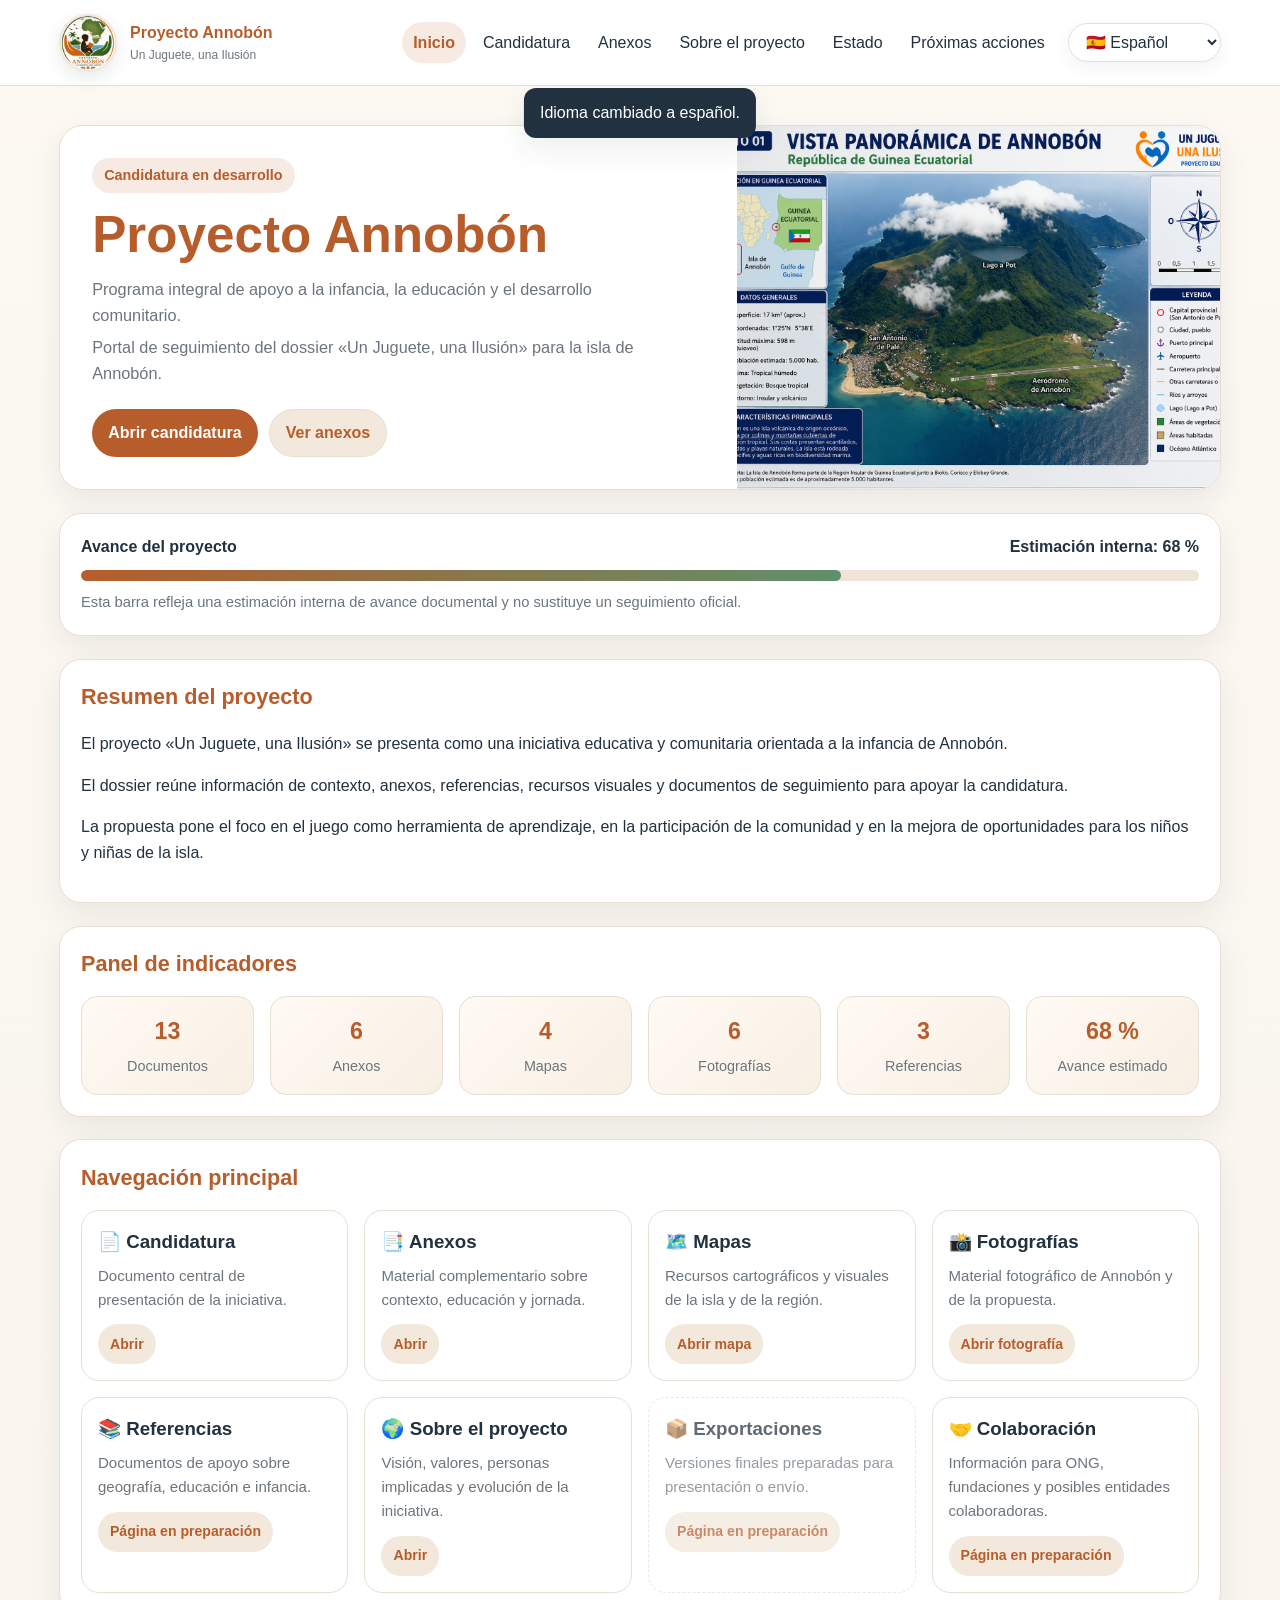
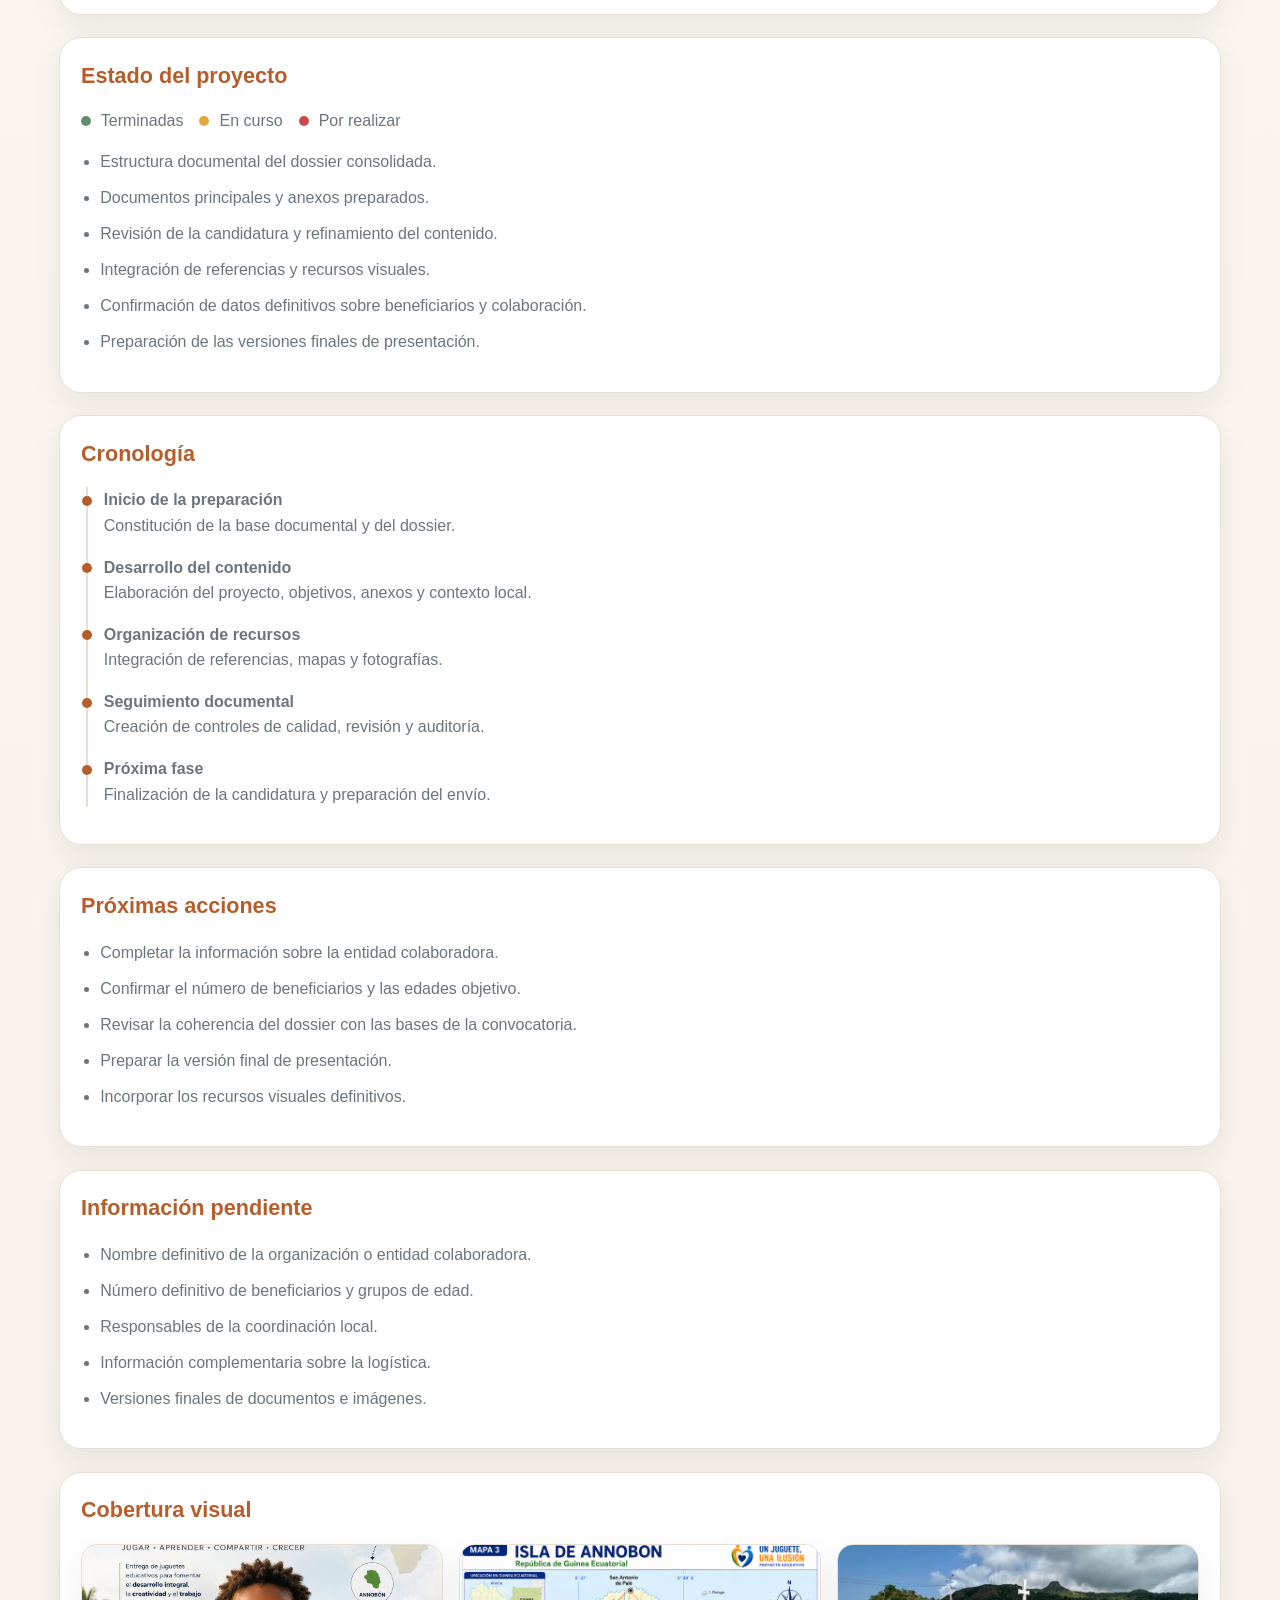
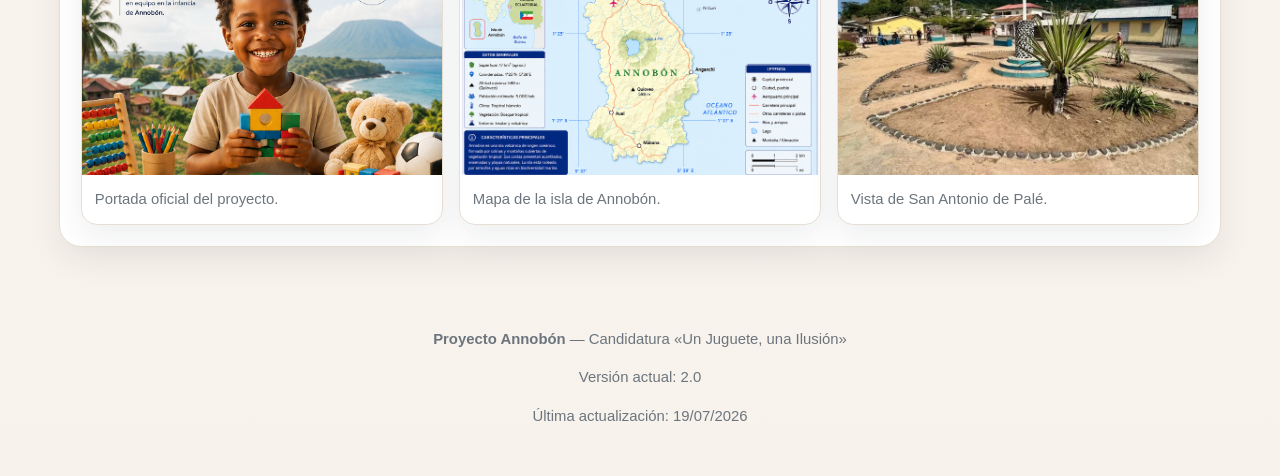
<file: index.html>
﻿<!DOCTYPE html>
<html lang="fr">
<head>
    <meta charset="UTF-8">
    <meta http-equiv="refresh" content="0; url=01_ANNOBON/">
    <title>Redirection vers le portail Annobón</title>
</head>
<body>
    <p>Redirection vers le portail Annobón…
    <a href="01_ANNOBON/">Cliquez ici si la redirection ne démarre pas.</a></p>
</body>
</html>
</file>
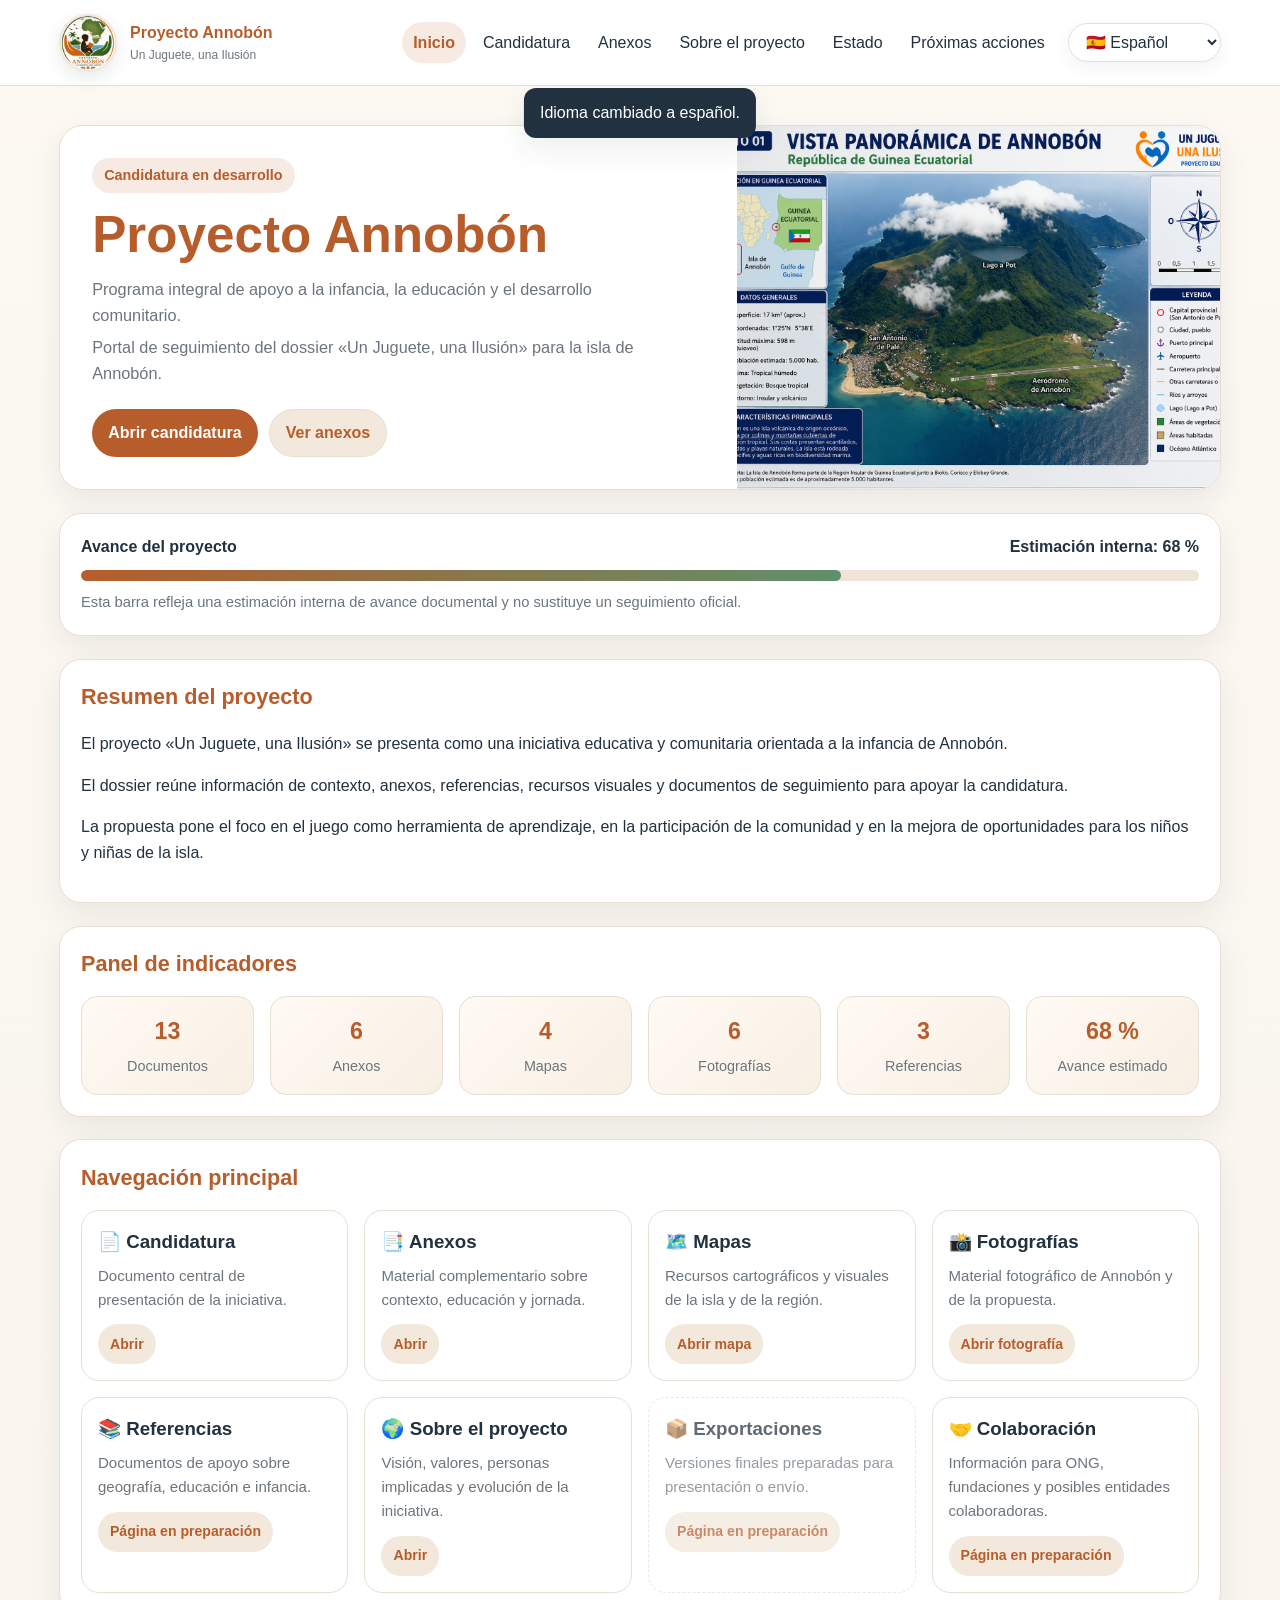
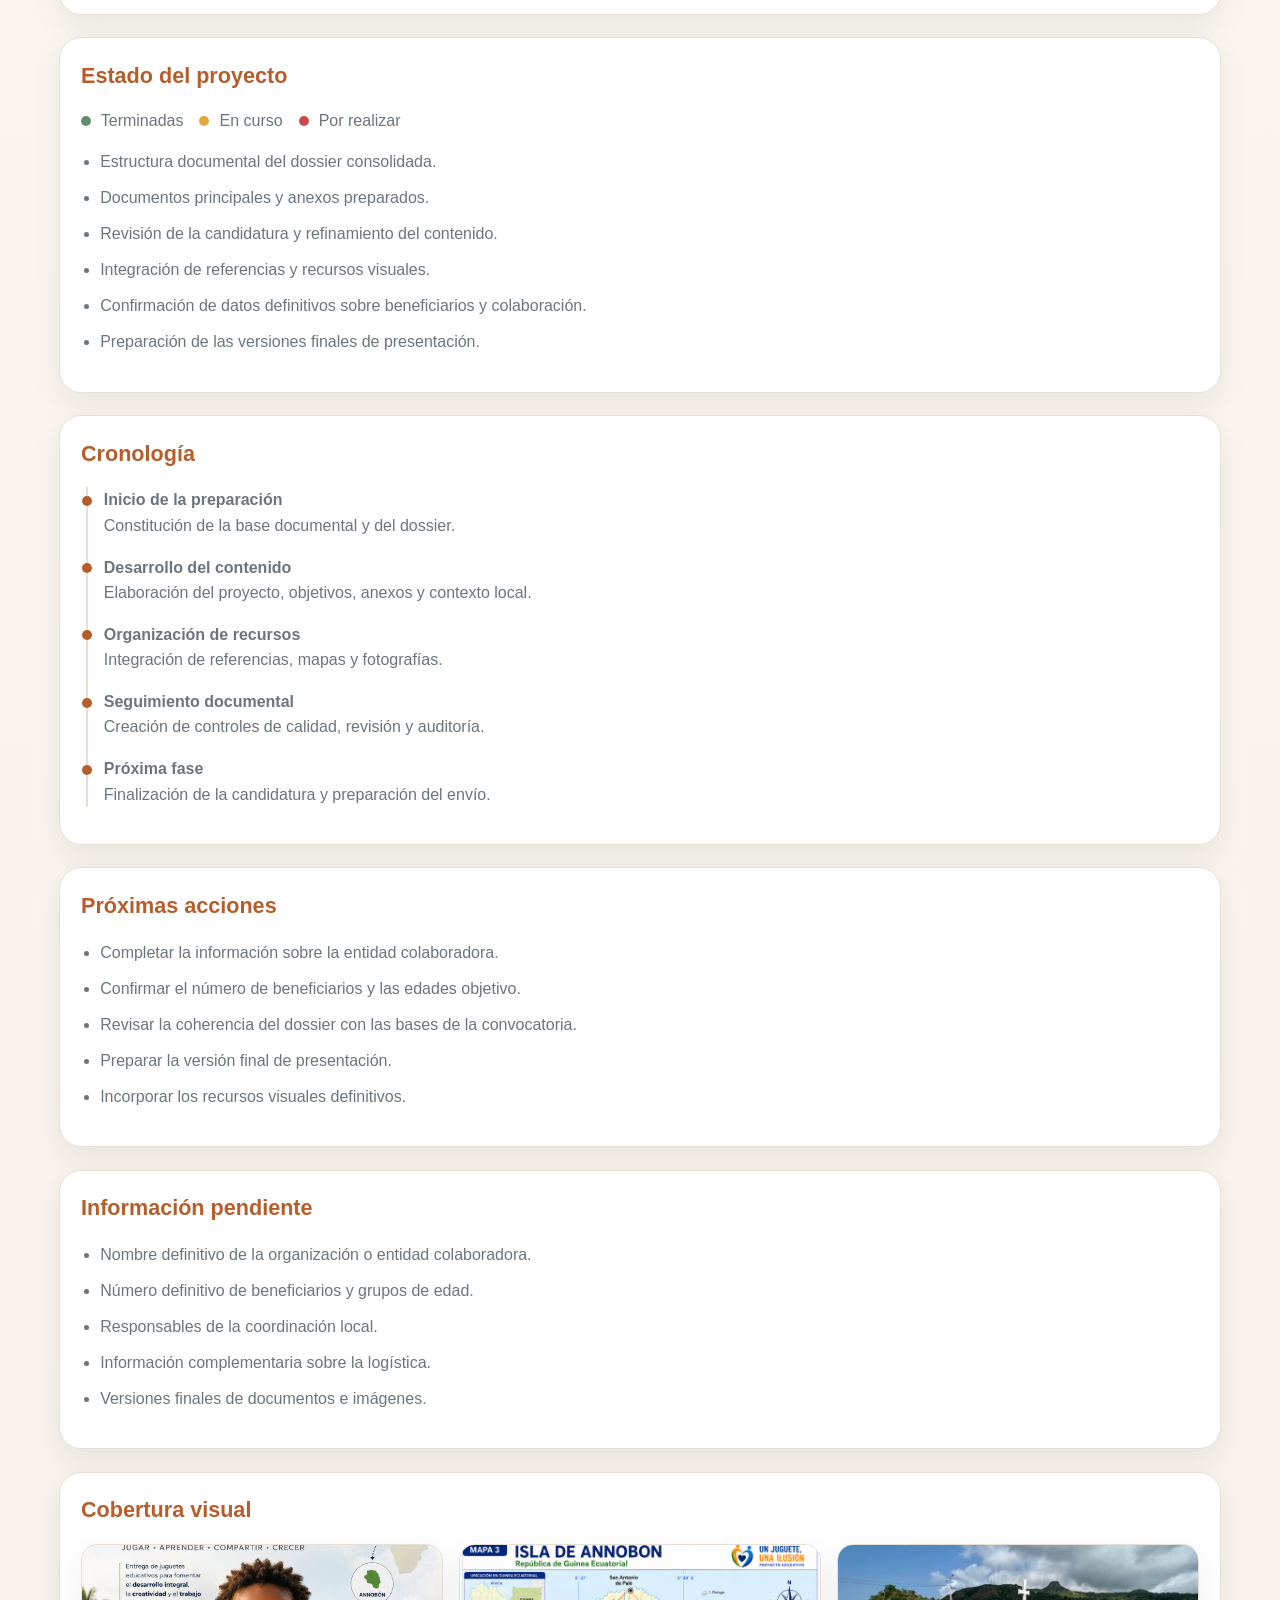
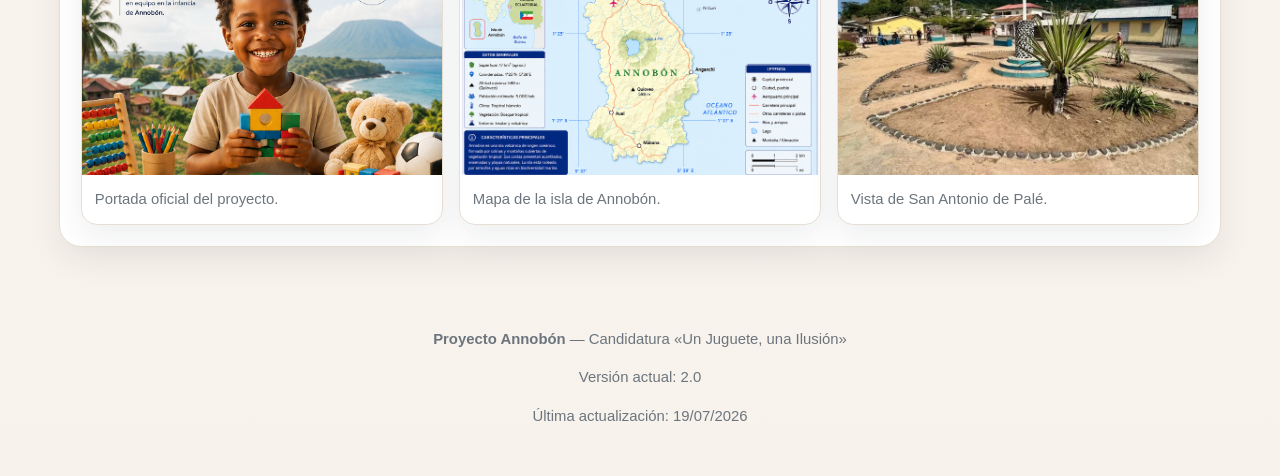
<file: 01_ANNOBON/index.html>
<!DOCTYPE html>
<html lang="es" dir="ltr">
<head>
    <meta charset="UTF-8">

    <meta name="viewport" content="width=device-width, initial-scale=1.0">

    <meta
        name="description"
        content="Portal institucional del Proyecto Annobón y de la candidatura Un Juguete, una Ilusión."
    >

    <title>Proyecto Annobón | Un Juguete, una Ilusión</title>

    <style>

        .brand-logo {
            width: 58px;
            height: 58px;
            object-fit: cover;
            border-radius: 50%;
            flex: 0 0 58px;
            border: 2px solid rgba(183, 93, 44, 0.16);
            box-shadow: 0 6px 18px rgba(34, 49, 63, 0.10);
        }
        :root {
            --bg: #f7f2eb;
            --surface: #ffffff;
            --surface-2: #f2e8db;
            --text: #22313f;
            --muted: #6c757d;
            --accent: #b75d2c;
            --accent-dark: #93451f;
            --accent-2: #5f8f6b;
            --border: #e8dfd4;
            --danger: #c94a4a;
            --warning: #e1a83b;
            --shadow: 0 12px 30px rgba(34, 49, 63, 0.08);
        }

        * {
            box-sizing: border-box;
        }

        html {
            scroll-behavior: smooth;
        }

        body {
            margin: 0;
            font-family: "Segoe UI", Roboto, Arial, sans-serif;
            color: var(--text);
            background:
                linear-gradient(
                    180deg,
                    #fcf8f2 0%,
                    var(--bg) 100%
                );
            line-height: 1.6;
        }

        body[dir="rtl"] {
            font-family: Arial, Tahoma, sans-serif;
        }

        a {
            color: inherit;
            text-decoration: none;
        }

        img {
            display: block;
            max-width: 100%;
        }

        button,
        select {
            font: inherit;
        }

        button:focus-visible,
        a:focus-visible,
        select:focus-visible {
            outline: 3px solid rgba(183, 93, 44, 0.35);
            outline-offset: 3px;
        }

        .topbar {
            position: sticky;
            top: 0;
            z-index: 1000;
            background: rgba(255, 255, 255, 0.96);
            backdrop-filter: blur(10px);
            border-bottom: 1px solid var(--border);
        }

        .nav {
            max-width: 1200px;
            margin: 0 auto;
            padding: 0.85rem 1.2rem;
            display: grid;
            grid-template-columns: minmax(220px, auto) minmax(0, 1fr);
            align-items: center;
            gap: 1rem;
        }

        .brand {
            display: flex;
            align-items: center;
            gap: 0.8rem;
            min-width: 220px;
            font-weight: 700;
            color: var(--accent);
        }

        .brand small {
            display: block;
            color: var(--muted);
            font-weight: 500;
            font-size: 0.75rem;
        }

        .nav-right {
            min-width: 0;
            display: grid;
            grid-template-columns: minmax(0, 1fr) auto;
            align-items: center;
            gap: 0.75rem;
        }

        .nav-links {
            min-width: 0;
            display: flex;
            align-items: center;
            justify-content: flex-end;
            gap: 0.35rem;
            flex-wrap: wrap;
        }

        .nav-links a {
            padding: 0.5rem 0.7rem;
            border-radius: 999px;
            color: var(--text);
            transition:
                background 0.2s ease,
                color 0.2s ease;
        }

        .nav-links a:hover {
            background: var(--surface-2);
            color: var(--accent);
        }

        .nav-links a[aria-current="page"] {
            background: rgba(183, 93, 44, 0.13);
            color: var(--accent);
            font-weight: 700;
        }

        .language-wrapper {
            position: relative;
            display: flex;
            align-items: center;
            justify-content: flex-end;
            flex: 0 0 auto;
            z-index: 2;
        }

        .language-select {
            width: auto;
            min-width: 145px;
            max-width: 180px;
            padding: 0.58rem 2rem 0.58rem 0.8rem;
            border: 1px solid var(--border);
            border-radius: 999px;
            color: var(--text);
            background-color: var(--surface);
            cursor: pointer;
            box-shadow: 0 6px 18px rgba(34, 49, 63, 0.06);
        }

        body[dir="rtl"] .language-select {
            padding:
                0.58rem 0.8rem
                0.58rem 2rem;
        }

        .menu-toggle {
            display: none;
            border: 1px solid var(--border);
            background: var(--surface-2);
            color: var(--text);
            border-radius: 999px;
            padding: 0.58rem 0.9rem;
            cursor: pointer;
        }

        .container {
            max-width: 1200px;
            margin: 0 auto;
            padding: 1.2rem;
        }

        .hero {
            margin-top: 1.2rem;
            display: grid;
            grid-template-columns: 1.15fr 0.85fr;
            gap: 1.5rem;
            align-items: stretch;
            background: var(--surface);
            border: 1px solid var(--border);
            border-radius: 24px;
            box-shadow: var(--shadow);
            overflow: hidden;
        }

        .hero-content {
            padding: 2rem;
        }

        .hero-image {
            min-height: 350px;
            position: relative;
            overflow: hidden;
        }

        .hero-image img {
            width: 100%;
            height: 100%;
            min-height: 350px;
            object-fit: cover;
        }

        .hero-image::after {
            content: "";
            position: absolute;
            inset: 0;
            background:
                linear-gradient(
                    90deg,
                    rgba(34, 49, 63, 0.08),
                    transparent
                );
        }

        .badge {
            display: inline-block;
            margin-bottom: 0.8rem;
            padding: 0.38rem 0.75rem;
            border-radius: 999px;
            color: var(--accent);
            background: rgba(183, 93, 44, 0.13);
            font-size: 0.9rem;
            font-weight: 700;
        }

        .hero h1 {
            margin: 0 0 0.7rem;
            color: var(--accent);
            font-size: clamp(2rem, 4vw, 3.4rem);
            line-height: 1.15;
        }

        .hero p {
            margin: 0.4rem 0;
            color: var(--muted);
            font-size: 1.02rem;
        }

        .hero-actions {
            display: flex;
            flex-wrap: wrap;
            gap: 0.7rem;
            margin-top: 1.4rem;
        }

        .btn {
            display: inline-flex;
            align-items: center;
            justify-content: center;
            gap: 0.4rem;
            min-height: 44px;
            padding: 0.65rem 1rem;
            border: 0;
            border-radius: 999px;
            cursor: pointer;
            font-weight: 700;
            transition:
                transform 0.2s ease,
                background 0.2s ease;
        }

        .btn:hover {
            transform: translateY(-2px);
        }

        .btn-primary {
            color: #ffffff;
            background: var(--accent);
        }

        .btn-primary:hover {
            background: var(--accent-dark);
        }

        .btn-secondary {
            color: var(--accent);
            background: var(--surface-2);
            border: 1px solid var(--border);
        }

        .progress-card,
        .section {
            margin-top: 1.4rem;
            padding: 1.3rem;
            background: var(--surface);
            border: 1px solid var(--border);
            border-radius: 22px;
            box-shadow: var(--shadow);
        }

        .progress-label {
            display: flex;
            justify-content: space-between;
            gap: 1rem;
            margin-bottom: 0.6rem;
            font-weight: 700;
        }

        .progress-bar {
            height: 11px;
            overflow: hidden;
            border-radius: 999px;
            background: #eee4d8;
        }

        .progress-fill {
            width: 68%;
            height: 100%;
            border-radius: inherit;
            background:
                linear-gradient(
                    90deg,
                    var(--accent),
                    var(--accent-2)
                );
        }

        .progress-note {
            margin: 0.65rem 0 0;
            color: var(--muted);
            font-size: 0.92rem;
        }

        .section h2 {
            margin-top: 0;
            margin-bottom: 0.9rem;
            color: var(--accent);
            font-size: 1.35rem;
        }

        .stats-grid {
            display: grid;
            grid-template-columns:
                repeat(6, minmax(0, 1fr));
            gap: 1rem;
        }

        .stat-card {
            padding: 1rem;
            text-align: center;
            background:
                linear-gradient(
                    135deg,
                    #fffaf4,
                    #f8efe4
                );
            border: 1px solid var(--border);
            border-radius: 16px;
        }

        .stat-value {
            color: var(--accent);
            font-size: 1.45rem;
            font-weight: 800;
        }

        .stat-label {
            margin-top: 0.3rem;
            color: var(--muted);
            font-size: 0.9rem;
        }

        .cards-grid {
            display: grid;
            grid-template-columns:
                repeat(4, minmax(0, 1fr));
            gap: 1rem;
        }

        .card {
            padding: 1rem;
            background: var(--surface);
            border: 1px solid var(--border);
            border-radius: 18px;
            transition:
                transform 0.2s ease,
                box-shadow 0.2s ease;
        }

        .card:hover {
            transform: translateY(-4px);
            box-shadow:
                0 12px 26px
                rgba(34, 49, 63, 0.09);
        }

        .card h3 {
            margin-top: 0;
            margin-bottom: 0.4rem;
        }

        .card p {
            margin: 0 0 0.8rem;
            color: var(--muted);
            font-size: 0.94rem;
        }

        .link-btn {
            display: inline-flex;
            align-items: center;
            min-height: 40px;
            padding: 0.48rem 0.75rem;
            border-radius: 999px;
            color: var(--accent);
            background: var(--surface-2);
            font-size: 0.88rem;
            font-weight: 700;
        }

        .card.disabled {
            opacity: 0.72;
            border-style: dashed;
        }

        .status-list,
        .timeline-list,
        .actions-list,
        .pending-list {
            padding-left: 1.2rem;
            color: var(--muted);
        }

        body[dir="rtl"] .status-list,
        body[dir="rtl"] .timeline-list,
        body[dir="rtl"] .actions-list,
        body[dir="rtl"] .pending-list {
            padding-left: 0;
            padding-right: 1.2rem;
        }

        .status-list li,
        .actions-list li,
        .pending-list li {
            margin-bottom: 0.65rem;
        }

        .status-legend {
            display: flex;
            flex-wrap: wrap;
            gap: 1rem;
            margin-bottom: 0.8rem;
            color: var(--muted);
        }

        .dot {
            display: inline-block;
            width: 10px;
            height: 10px;
            margin-right: 0.35rem;
            border-radius: 50%;
            vertical-align: middle;
        }

        body[dir="rtl"] .dot {
            margin-right: 0;
            margin-left: 0.35rem;
        }

        .dot-ok {
            background: var(--accent-2);
        }

        .dot-wip {
            background: var(--warning);
        }

        .dot-pending {
            background: var(--danger);
        }

        .timeline-list {
            list-style: none;
            margin-left: 0.3rem;
            padding-left: 0;
            border-left: 2px solid var(--border);
        }

        body[dir="rtl"] .timeline-list {
            margin-left: 0;
            margin-right: 0.3rem;
            border-left: 0;
            border-right: 2px solid var(--border);
        }

        .timeline-list li {
            position: relative;
            margin-bottom: 1rem;
            padding-left: 1rem;
        }

        body[dir="rtl"] .timeline-list li {
            padding-left: 0;
            padding-right: 1rem;
        }

        .timeline-list li::before {
            content: "";
            position: absolute;
            top: 0.55rem;
            left: -0.35rem;
            width: 10px;
            height: 10px;
            border-radius: 50%;
            background: var(--accent);
        }

        body[dir="rtl"] .timeline-list li::before {
            left: auto;
            right: -0.35rem;
        }

        .gallery {
            display: grid;
            grid-template-columns:
                repeat(3, minmax(0, 1fr));
            gap: 1rem;
            margin-top: 1rem;
        }

        .gallery-item {
            margin: 0;
            overflow: hidden;
            background: var(--surface);
            border: 1px solid var(--border);
            border-radius: 16px;
            box-shadow: var(--shadow);
        }

        .gallery-item img {
            width: 100%;
            height: 230px;
            object-fit: cover;
        }

        .gallery-item figcaption {
            padding: 0.8rem;
            color: var(--muted);
            font-size: 0.93rem;
        }

        .translation-toast {
            position: fixed;
            top: 88px;
            left: 50%;
            z-index: 2000;
            max-width: calc(100% - 2rem);
            padding: 0.75rem 1rem;
            color: #ffffff;
            background: var(--text);
            border-radius: 12px;
            box-shadow: var(--shadow);
            opacity: 0;
            pointer-events: none;
            transform:
                translate(-50%, -15px);
            transition:
                opacity 0.25s ease,
                transform 0.25s ease;
        }

        .translation-toast.show {
            opacity: 1;
            transform:
                translate(-50%, 0);
        }

        footer {
            margin-top: 1.6rem;
            padding: 1.3rem 1.2rem 2rem;
            color: var(--muted);
            text-align: center;
            font-size: 0.93rem;
        }

        .back-to-top {
            position: fixed;
            right: 1rem;
            bottom: 1rem;
            z-index: 1001;
            display: none;
            border: 0;
            border-radius: 999px;
            padding: 0.75rem 1rem;
            color: #ffffff;
            background: var(--accent);
            box-shadow: var(--shadow);
            cursor: pointer;
        }

        body[dir="rtl"] .back-to-top {
            right: auto;
            left: 1rem;
        }

        .back-to-top.show {
            display: inline-block;
        }

        @media (max-width: 1050px) {
            .nav {
                grid-template-columns: minmax(0, 1fr);
                align-items: center;
            }

            .brand {
                min-width: 0;
            }

            .nav-right {
                width: 100%;
                grid-template-columns: auto minmax(0, 1fr);
                align-items: center;
            }

            .menu-toggle {
                display: inline-flex;
                align-items: center;
                justify-content: center;
                grid-column: 1;
                white-space: nowrap;
            }

            .language-wrapper {
                grid-column: 2;
                justify-self: end;
            }

            .nav-links {
                display: none;
                grid-column: 1 / -1;
                width: 100%;
                padding-top: 0.7rem;
                flex-direction: column;
                align-items: stretch;
            }

            .nav.open .nav-links {
                display: flex;
            }

            .nav-links a {
                width: 100%;
                padding: 0.7rem 0.8rem;
                background: var(--surface-2);
            }

            .stats-grid {
                grid-template-columns:
                    repeat(3, minmax(0, 1fr));
            }

            .cards-grid {
                grid-template-columns:
                    repeat(2, minmax(0, 1fr));
            }
        }

        @media (max-width: 800px) {
            .hero {
                grid-template-columns: 1fr;
            }

            .hero-image {
                min-height: 260px;
            }

            .hero-image img {
                min-height: 260px;
            }

            .gallery {
                grid-template-columns:
                    repeat(2, minmax(0, 1fr));
            }
        }

        @media (max-width: 680px) {
            .nav {
                padding: 0.75rem 0.9rem;
            }

            .brand {
                min-width: 0;
                width: 100%;
            }

            .brand-logo {
                width: 50px;
                height: 50px;
                flex-basis: 50px;
            }

            .nav-right {
                grid-template-columns: auto minmax(0, 1fr);
                gap: 0.6rem;
            }

            .menu-toggle {
                max-width: 120px;
            }

            .language-wrapper {
                min-width: 0;
                justify-self: stretch;
            }

            .language-select {
                width: 100%;
                min-width: 0;
                max-width: 190px;
                margin-left: auto;
            }

            body[dir="rtl"] .language-select {
                margin-left: 0;
                margin-right: auto;
            }

            .container {
                padding: 0.9rem;
            }

            .hero-content,
            .section,
            .progress-card {
                padding: 1rem;
            }

            .stats-grid,
            .cards-grid,
            .gallery {
                grid-template-columns: 1fr;
            }

            .progress-label {
                flex-direction: column;
                gap: 0.2rem;
            }
        }

        @media (max-width: 420px) {
            .brand {
                gap: 0.6rem;
            }

            .brand > div {
                min-width: 0;
            }

            .brand [data-i18n="brandTitle"] {
                font-size: 0.96rem;
                line-height: 1.2;
            }

            .brand small {
                font-size: 0.7rem;
            }

            .nav-right {
                grid-template-columns: 1fr;
            }

            .menu-toggle,
            .language-wrapper {
                grid-column: 1;
                width: 100%;
            }

            .menu-toggle {
                max-width: none;
            }

            .language-select {
                max-width: none;
            }
        }

        @media (prefers-reduced-motion: reduce) {
            html {
                scroll-behavior: auto;
            }

            *,
            *::before,
            *::after {
                animation-duration: 0.01ms !important;
                transition-duration: 0.01ms !important;
            }
        }
    </style>
</head>

<body>
    <header class="topbar" id="top">
        <nav class="nav" aria-label="Navegación principal">

            <div class="brand">
                <img
                    src="assets/images/logos/logo.png"
                    alt="Logo Proyecto Annobón"
                    class="brand-logo"
                >

                <div>
                    <div data-i18n="brandTitle">
                        Proyecto Annobón
                    </div>

                    <small data-i18n="brandSubtitle">
                        Un Juguete, una Ilusión
                    </small>
                </div>
            </div>

            <div class="nav-right">

                <button
                    class="menu-toggle"
                    id="menuToggle"
                    type="button"
                    aria-label="Abrir menú"
                    aria-expanded="false"
                    data-i18n="menuButton"
                >
                    Menú
                </button>

                <div class="nav-links" id="navLinks">
                    <a href="index.html" data-i18n="navHome" aria-current="page">
                        Inicio
                    </a>

                    <a href="candidatura.html" data-i18n="navApplication">
                        Candidatura
                    </a>

                    <a href="anexos.html" data-i18n="navAnnexes">
                        Anexos
                    </a>

                    <a href="a-propos.html" data-i18n="navAbout">
                        Sobre el proyecto
                    </a>

                    <a href="#estado" data-i18n="navStatus">
                        Estado
                    </a>

                    <a href="#acciones" data-i18n="navActions">
                        Próximas acciones
                    </a>
                </div>

                <div class="language-wrapper">
                    <label
                        for="languageSelect"
                        class="sr-only"
                        style="
                            position:absolute;
                            width:1px;
                            height:1px;
                            padding:0;
                            margin:-1px;
                            overflow:hidden;
                            clip:rect(0,0,0,0);
                            white-space:nowrap;
                            border:0;
                        "
                    >
                        Idioma
                    </label>

                    <select
                        id="languageSelect"
                        class="language-select"
                        aria-label="Seleccionar idioma"
                        title="Traductor / Sélecteur de langue"
                    >
                        <option value="es">
                            🇪🇸 Español
                        </option>

                        <option value="fr">
                            🇫🇷 Français
                        </option>

                        <option value="en">
                            🇬🇧 English
                        </option>

                        <option value="ar">
                            العربية
                        </option>
                    </select>
                </div>

            </div>
        </nav>
    </header>

    <main class="container">

        <section class="hero" id="encabezado">

            <div class="hero-content">

                <span
                    class="badge"
                    data-i18n="heroBadge"
                >
                    Candidatura en desarrollo
                </span>

                <h1 data-i18n="heroTitle">
                    Proyecto Annobón
                </h1>

                <p data-i18n="heroText1">
                    Programa integral de apoyo a la infancia,
                    la educación y el desarrollo comunitario.
                </p>

                <p data-i18n="heroText2">
                    Portal de seguimiento del dossier
                    «Un Juguete, una Ilusión» para la isla
                    de Annobón.
                </p>

                <div class="hero-actions">

                    <a
                        class="btn btn-primary"
                        href="candidatura.html"
                        data-i18n="openApplication"
                    >
                        Abrir candidatura
                    </a>

                    <a
                        class="btn btn-secondary"
                        href="anexos.html"
                        data-i18n="openAnnexes"
                    >
                        Ver anexos
                    </a>

                </div>
            </div>

            <div class="hero-image">
                <img
                    src="20_CANDIDATURA_UN_JUGUETE_UNA_ILUSION/IMAGENES/03_FOTOGRAFIAS/FOTO_01_VISTA_PANORAMICA_ANNOBON.png"
                    alt="Vista panorámica de la isla de Annobón"
                >
            </div>

        </section>

        <section
            class="progress-card"
            aria-label="Barra de progreso estimada"
        >
            <div class="progress-label">

                <span data-i18n="progressTitle">
                    Avance del proyecto
                </span>

                <span data-i18n="progressValue">
                    Estimación interna: 68 %
                </span>

            </div>

            <div
                class="progress-bar"
                role="progressbar"
                aria-valuemin="0"
                aria-valuemax="100"
                aria-valuenow="68"
            >
                <div class="progress-fill"></div>
            </div>

            <p
                class="progress-note"
                data-i18n="progressNote"
            >
                Esta barra refleja una estimación interna
                de avance documental y no sustituye un
                seguimiento oficial.
            </p>
        </section>

        <section class="section" id="resumen">

            <h2 data-i18n="summaryTitle">
                Resumen del proyecto
            </h2>

            <p data-i18n="summaryText1">
                El proyecto «Un Juguete, una Ilusión»
                se presenta como una iniciativa educativa
                y comunitaria orientada a la infancia
                de Annobón.
            </p>

            <p data-i18n="summaryText2">
                El dossier reúne información de contexto,
                anexos, referencias, recursos visuales
                y documentos de seguimiento para apoyar
                la candidatura.
            </p>

            <p data-i18n="summaryText3">
                La propuesta pone el foco en el juego
                como herramienta de aprendizaje, en la
                participación de la comunidad y en la
                mejora de oportunidades para los niños
                y niñas de la isla.
            </p>

        </section>

        <section class="section" id="indicadores">

            <h2 data-i18n="indicatorsTitle">
                Panel de indicadores
            </h2>

            <div class="stats-grid">

                <div class="stat-card">
                    <div class="stat-value">13</div>
                    <div
                        class="stat-label"
                        data-i18n="documents"
                    >
                        Documentos
                    </div>
                </div>

                <div class="stat-card">
                    <div class="stat-value">6</div>
                    <div
                        class="stat-label"
                        data-i18n="annexes"
                    >
                        Anexos
                    </div>
                </div>

                <div class="stat-card">
                    <div class="stat-value">4</div>
                    <div
                        class="stat-label"
                        data-i18n="maps"
                    >
                        Mapas
                    </div>
                </div>

                <div class="stat-card">
                    <div class="stat-value">6</div>
                    <div
                        class="stat-label"
                        data-i18n="photos"
                    >
                        Fotografías
                    </div>
                </div>

                <div class="stat-card">
                    <div class="stat-value">3</div>
                    <div
                        class="stat-label"
                        data-i18n="references"
                    >
                        Referencias
                    </div>
                </div>

                <div class="stat-card">
                    <div class="stat-value">68 %</div>
                    <div
                        class="stat-label"
                        data-i18n="estimatedProgress"
                    >
                        Avance estimado
                    </div>
                </div>

            </div>
        </section>

        <section class="section" id="tarjetas">

            <h2 data-i18n="cardsTitle">
                Navegación principal
            </h2>

            <div class="cards-grid">

                <article class="card">
                    <h3 data-i18n="cardApplicationTitle">
                        📄 Candidatura
                    </h3>

                    <p data-i18n="cardApplicationText">
                        Documento central de presentación
                        de la iniciativa.
                    </p>

                    <a
                        class="link-btn"
                        href="candidatura.html"
                        data-i18n="open"
                    >
                        Abrir
                    </a>
                </article>

                <article class="card">
                    <h3 data-i18n="cardAnnexesTitle">
                        📑 Anexos
                    </h3>

                    <p data-i18n="cardAnnexesText">
                        Material complementario sobre
                        contexto, educación y jornada.
                    </p>

                    <a
                        class="link-btn"
                        href="anexos.html"
                        data-i18n="open"
                    >
                        Abrir
                    </a>
                </article>

                <article class="card">
                    <h3 data-i18n="cardMapsTitle">
                        🗺️ Mapas
                    </h3>

                    <p data-i18n="cardMapsText">
                        Recursos cartográficos y visuales
                        de la isla y de la región.
                    </p>

                    <a
                        class="link-btn"
                        href="20_CANDIDATURA_UN_JUGUETE_UNA_ILUSION/IMAGENES/02_MAPAS/MAPA_01_AFRICA_GUINEA_ECUATORIAL.png"
                        data-i18n="openMap"
                    >
                        Abrir mapa
                    </a>
                </article>

                <article class="card">
                    <h3 data-i18n="cardPhotosTitle">
                        📸 Fotografías
                    </h3>

                    <p data-i18n="cardPhotosText">
                        Material fotográfico de Annobón
                        y de la propuesta.
                    </p>

                    <a
                        class="link-btn"
                        href="20_CANDIDATURA_UN_JUGUETE_UNA_ILUSION/IMAGENES/03_FOTOGRAFIAS/FOTO_01_VISTA_PANORAMICA_ANNOBON.png"
                        data-i18n="openPhoto"
                    >
                        Abrir fotografía
                    </a>
                </article>

                <article class="card">
                    <h3 data-i18n="cardReferencesTitle">
                        📚 Referencias
                    </h3>

                    <p data-i18n="cardReferencesText">
                        Documentos de apoyo sobre
                        geografía, educación e infancia.
                    </p>

                    <span
                        class="link-btn"
                        data-i18n="pageInPreparation"
                    >
                        Página en preparación
                    </span>
                </article>

                <article class="card">
                    <h3 data-i18n="cardProjectTitle">
                        🌍 Sobre el proyecto
                    </h3>

                    <p data-i18n="cardProjectText">
                        Visión, valores, personas implicadas
                        y evolución de la iniciativa.
                    </p>

                    <a
                        class="link-btn"
                        href="a-propos.html"
                        data-i18n="open"
                    >
                        Abrir
                    </a>
                </article>

                <article class="card disabled">
                    <h3 data-i18n="cardExportsTitle">
                        📦 Exportaciones
                    </h3>

                    <p data-i18n="cardExportsText">
                        Versiones finales preparadas
                        para presentación o envío.
                    </p>

                    <span
                        class="link-btn"
                        data-i18n="pageInPreparation"
                    >
                        Página en preparación
                    </span>
                </article>

                <article class="card">
                    <h3 data-i18n="cardPartnersTitle">
                        🤝 Colaboración
                    </h3>

                    <p data-i18n="cardPartnersText">
                        Información para ONG, fundaciones
                        y posibles entidades colaboradoras.
                    </p>

                    <span
                        class="link-btn"
                        data-i18n="pageInPreparation"
                    >
                        Página en preparación
                    </span>
                </article>

            </div>
        </section>

        <section class="section" id="estado">

            <h2 data-i18n="statusTitle">
                Estado del proyecto
            </h2>

            <div class="status-legend">

                <span>
                    <span class="dot dot-ok"></span>
                    <span data-i18n="completed">
                        Terminadas
                    </span>
                </span>

                <span>
                    <span class="dot dot-wip"></span>
                    <span data-i18n="inProgress">
                        En curso
                    </span>
                </span>

                <span>
                    <span class="dot dot-pending"></span>
                    <span data-i18n="toDo">
                        Por realizar
                    </span>
                </span>

            </div>

            <ul class="status-list">

                <li data-i18n="statusItem1">
                    Estructura documental del dossier
                    consolidada.
                </li>

                <li data-i18n="statusItem2">
                    Documentos principales y anexos
                    preparados.
                </li>

                <li data-i18n="statusItem3">
                    Revisión de la candidatura y
                    refinamiento del contenido.
                </li>

                <li data-i18n="statusItem4">
                    Integración de referencias y recursos
                    visuales.
                </li>

                <li data-i18n="statusItem5">
                    Confirmación de datos definitivos
                    sobre beneficiarios y colaboración.
                </li>

                <li data-i18n="statusItem6">
                    Preparación de las versiones finales
                    de presentación.
                </li>

            </ul>
        </section>

        <section class="section" id="cronologia">

            <h2 data-i18n="timelineTitle">
                Cronología
            </h2>

            <ul class="timeline-list">

                <li>
                    <strong data-i18n="timelineStep1Title">
                        Inicio de la preparación
                    </strong>

                    <br>

                    <span data-i18n="timelineStep1Text">
                        Constitución de la base documental
                        y del dossier.
                    </span>
                </li>

                <li>
                    <strong data-i18n="timelineStep2Title">
                        Desarrollo del contenido
                    </strong>

                    <br>

                    <span data-i18n="timelineStep2Text">
                        Elaboración del proyecto,
                        objetivos, anexos y contexto local.
                    </span>
                </li>

                <li>
                    <strong data-i18n="timelineStep3Title">
                        Organización de recursos
                    </strong>

                    <br>

                    <span data-i18n="timelineStep3Text">
                        Integración de referencias,
                        mapas y fotografías.
                    </span>
                </li>

                <li>
                    <strong data-i18n="timelineStep4Title">
                        Seguimiento documental
                    </strong>

                    <br>

                    <span data-i18n="timelineStep4Text">
                        Creación de controles de calidad,
                        revisión y auditoría.
                    </span>
                </li>

                <li>
                    <strong data-i18n="timelineStep5Title">
                        Próxima fase
                    </strong>

                    <br>

                    <span data-i18n="timelineStep5Text">
                        Finalización de la candidatura
                        y preparación del envío.
                    </span>
                </li>

            </ul>
        </section>

        <section class="section" id="acciones">

            <h2 data-i18n="actionsTitle">
                Próximas acciones
            </h2>

            <ul class="actions-list">

                <li data-i18n="action1">
                    Completar la información sobre
                    la entidad colaboradora.
                </li>

                <li data-i18n="action2">
                    Confirmar el número de beneficiarios
                    y las edades objetivo.
                </li>

                <li data-i18n="action3">
                    Revisar la coherencia del dossier con
                    las bases de la convocatoria.
                </li>

                <li data-i18n="action4">
                    Preparar la versión final de
                    presentación.
                </li>

                <li data-i18n="action5">
                    Incorporar los recursos visuales
                    definitivos.
                </li>

            </ul>
        </section>

        <section class="section">

            <h2 data-i18n="pendingTitle">
                Información pendiente
            </h2>

            <ul class="pending-list">

                <li data-i18n="pending1">
                    Nombre definitivo de la organización
                    o entidad colaboradora.
                </li>

                <li data-i18n="pending2">
                    Número definitivo de beneficiarios
                    y grupos de edad.
                </li>

                <li data-i18n="pending3">
                    Responsables de la coordinación local.
                </li>

                <li data-i18n="pending4">
                    Información complementaria sobre
                    la logística.
                </li>

                <li data-i18n="pending5">
                    Versiones finales de documentos
                    e imágenes.
                </li>

            </ul>
        </section>

        <section class="section">

            <h2 data-i18n="galleryTitle">
                Cobertura visual
            </h2>

            <div class="gallery">

                <figure class="gallery-item">
                    <img
                        src="20_CANDIDATURA_UN_JUGUETE_UNA_ILUSION/IMAGENES/01_PORTADA/PORTADA_OFICIAL_V1.png"
                        alt="Portada oficial del proyecto"
                    >

                    <figcaption data-i18n="galleryCaption1">
                        Portada oficial del proyecto.
                    </figcaption>
                </figure>

                <figure class="gallery-item">
                    <img
                        src="20_CANDIDATURA_UN_JUGUETE_UNA_ILUSION/IMAGENES/02_MAPAS/MAPA_03_ISLA_DE_ANNOBON.png"
                        alt="Mapa de la isla de Annobón"
                    >

                    <figcaption data-i18n="galleryCaption2">
                        Mapa de la isla de Annobón.
                    </figcaption>
                </figure>

                <figure class="gallery-item">
                    <img
                        src="20_CANDIDATURA_UN_JUGUETE_UNA_ILUSION/IMAGENES/03_FOTOGRAFIAS/FOTO_02_SAN_ANTONIO_DE_PALE.png"
                        alt="Vista de San Antonio de Palé"
                    >

                    <figcaption data-i18n="galleryCaption3">
                        Vista de San Antonio de Palé.
                    </figcaption>
                </figure>

            </div>
        </section>

    </main>

    <footer>

        <p>
            <strong data-i18n="footerProject">
                Proyecto Annobón
            </strong>

            —

            <span data-i18n="footerApplication">
                Candidatura «Un Juguete, una Ilusión»
            </span>
        </p>

        <p data-i18n="footerVersion">
            Versión actual: 2.0
        </p>

        <p data-i18n="footerUpdated">
            Última actualización: 19/07/2026
        </p>

    </footer>

    <button
        class="back-to-top"
        id="backToTop"
        type="button"
        aria-label="Volver arriba"
        data-i18n="backToTop"
    >
        ↑ Volver arriba
    </button>

    <div
        class="translation-toast"
        id="translationToast"
        role="status"
        aria-live="polite"
    ></div>

    <script>
        const translations = {
            es: {
                brandTitle: "Proyecto Annobón",
                brandSubtitle: "Un Juguete, una Ilusión",
                menuButton: "Menú",
                navHome: "Inicio",
                navApplication: "Candidatura",
                navAnnexes: "Anexos",
                navAbout: "Sobre el proyecto",
                navSummary: "Resumen",
                navIndicators: "Indicadores",
                navNavigation: "Navegación",
                navStatus: "Estado",
                navTimeline: "Cronología",
                navActions: "Próximas acciones",
                heroBadge: "Candidatura en desarrollo",
                heroTitle: "Proyecto Annobón",
                heroText1:
                    "Programa integral de apoyo a la infancia, la educación y el desarrollo comunitario.",
                heroText2:
                    "Portal de seguimiento del dossier «Un Juguete, una Ilusión» para la isla de Annobón.",
                openApplication: "Abrir candidatura",
                openAnnexes: "Ver anexos",
                progressTitle: "Avance del proyecto",
                progressValue: "Estimación interna: 68 %",
                progressNote:
                    "Esta barra refleja una estimación interna de avance documental y no sustituye un seguimiento oficial.",
                summaryTitle: "Resumen del proyecto",
                summaryText1:
                    "El proyecto «Un Juguete, una Ilusión» se presenta como una iniciativa educativa y comunitaria orientada a la infancia de Annobón.",
                summaryText2:
                    "El dossier reúne información de contexto, anexos, referencias, recursos visuales y documentos de seguimiento para apoyar la candidatura.",
                summaryText3:
                    "La propuesta pone el foco en el juego como herramienta de aprendizaje, en la participación de la comunidad y en la mejora de oportunidades para los niños y niñas de la isla.",
                indicatorsTitle: "Panel de indicadores",
                documents: "Documentos",
                annexes: "Anexos",
                maps: "Mapas",
                photos: "Fotografías",
                references: "Referencias",
                estimatedProgress: "Avance estimado",
                cardsTitle: "Navegación principal",
                cardApplicationTitle: "📄 Candidatura",
                cardApplicationText:
                    "Documento central de presentación de la iniciativa.",
                cardAnnexesTitle: "📑 Anexos",
                cardAnnexesText:
                    "Material complementario sobre contexto, educación y jornada.",
                cardMapsTitle: "🗺️ Mapas",
                cardMapsText:
                    "Recursos cartográficos y visuales de la isla y de la región.",
                cardPhotosTitle: "📸 Fotografías",
                cardPhotosText:
                    "Material fotográfico de Annobón y de la propuesta.",
                cardReferencesTitle: "📚 Referencias",
                cardReferencesText:
                    "Documentos de apoyo sobre geografía, educación e infancia.",
                cardProjectTitle: "🌍 Sobre el proyecto",
                cardProjectText:
                    "Visión, valores, personas implicadas y evolución de la iniciativa.",
                cardExportsTitle: "📦 Exportaciones",
                cardExportsText:
                    "Versiones finales preparadas para presentación o envío.",
                cardPartnersTitle: "🤝 Colaboración",
                cardPartnersText:
                    "Información para ONG, fundaciones y posibles entidades colaboradoras.",
                open: "Abrir",
                openMap: "Abrir mapa",
                openPhoto: "Abrir fotografía",
                pageInPreparation: "Página en preparación",
                statusTitle: "Estado del proyecto",
                completed: "Terminadas",
                inProgress: "En curso",
                toDo: "Por realizar",
                statusItem1:
                    "Estructura documental del dossier consolidada.",
                statusItem2:
                    "Documentos principales y anexos preparados.",
                statusItem3:
                    "Revisión de la candidatura y refinamiento del contenido.",
                statusItem4:
                    "Integración de referencias y recursos visuales.",
                statusItem5:
                    "Confirmación de datos definitivos sobre beneficiarios y colaboración.",
                statusItem6:
                    "Preparación de las versiones finales de presentación.",
                timelineTitle: "Cronología",
                timelineStep1Title: "Inicio de la preparación",
                timelineStep1Text:
                    "Constitución de la base documental y del dossier.",
                timelineStep2Title: "Desarrollo del contenido",
                timelineStep2Text:
                    "Elaboración del proyecto, objetivos, anexos y contexto local.",
                timelineStep3Title: "Organización de recursos",
                timelineStep3Text:
                    "Integración de referencias, mapas y fotografías.",
                timelineStep4Title: "Seguimiento documental",
                timelineStep4Text:
                    "Creación de controles de calidad, revisión y auditoría.",
                timelineStep5Title: "Próxima fase",
                timelineStep5Text:
                    "Finalización de la candidatura y preparación del envío.",
                actionsTitle: "Próximas acciones",
                action1:
                    "Completar la información sobre la entidad colaboradora.",
                action2:
                    "Confirmar el número de beneficiarios y las edades objetivo.",
                action3:
                    "Revisar la coherencia del dossier con las bases de la convocatoria.",
                action4:
                    "Preparar la versión final de presentación.",
                action5:
                    "Incorporar los recursos visuales definitivos.",
                pendingTitle: "Información pendiente",
                pending1:
                    "Nombre definitivo de la organización o entidad colaboradora.",
                pending2:
                    "Número definitivo de beneficiarios y grupos de edad.",
                pending3:
                    "Responsables de la coordinación local.",
                pending4:
                    "Información complementaria sobre la logística.",
                pending5:
                    "Versiones finales de documentos e imágenes.",
                galleryTitle: "Cobertura visual",
                galleryCaption1: "Portada oficial del proyecto.",
                galleryCaption2: "Mapa de la isla de Annobón.",
                galleryCaption3: "Vista de San Antonio de Palé.",
                footerProject: "Proyecto Annobón",
                footerApplication:
                    "Candidatura «Un Juguete, una Ilusión»",
                footerVersion: "Versión actual: 2.0",
                footerUpdated:
                    "Última actualización: 19/07/2026",
                backToTop: "↑ Volver arriba",
                languageChanged:
                    "Idioma cambiado a español."
            },

            fr: {
                brandTitle: "Projet Annobón",
                brandSubtitle: "Un jouet, une illusion",
                menuButton: "Menu",
                navHome: "Home",
                navApplication: "Application",
                navAnnexes: "Annexes",
                navAbout: "About",
                navHome: "Accueil",
                navApplication: "Candidature",
                navAnnexes: "Annexes",
                navAbout: "À propos",
                navSummary: "Résumé",
                navIndicators: "Indicateurs",
                navNavigation: "Navigation",
                navStatus: "État",
                navTimeline: "Chronologie",
                navActions: "Prochaines actions",
                heroBadge: "Candidature en préparation",
                heroTitle: "Projet Annobón",
                heroText1:
                    "Programme global de soutien à l’enfance, à l’éducation et au développement communautaire.",
                heroText2:
                    "Portail de suivi du dossier «Un jouet, une illusion» pour l’île d’Annobón.",
                openApplication: "Ouvrir la candidature",
                openAnnexes: "Voir les annexes",
                progressTitle: "Avancement du projet",
                progressValue: "Estimation interne : 68 %",
                progressNote:
                    "Cette barre correspond à une estimation interne de l’avancement documentaire et ne remplace pas un suivi officiel.",
                summaryTitle: "Résumé du projet",
                summaryText1:
                    "Le projet «Un jouet, une illusion» est une initiative éducative et communautaire destinée aux enfants d’Annobón.",
                summaryText2:
                    "Le dossier rassemble le contexte, les annexes, les références, les ressources visuelles et les documents de suivi nécessaires à la candidature.",
                summaryText3:
                    "La proposition place le jeu au cœur de l’apprentissage, de la participation communautaire et de l’amélioration des possibilités offertes aux enfants de l’île.",
                indicatorsTitle: "Tableau des indicateurs",
                documents: "Documents",
                annexes: "Annexes",
                maps: "Cartes",
                photos: "Photographies",
                references: "Références",
                estimatedProgress: "Avancement estimé",
                cardsTitle: "Navigation principale",
                cardApplicationTitle: "📄 Candidature",
                cardApplicationText:
                    "Document central de présentation de l’initiative.",
                cardAnnexesTitle: "📑 Annexes",
                cardAnnexesText:
                    "Informations complémentaires sur le contexte, l’éducation et la journée.",
                cardMapsTitle: "🗺️ Cartes",
                cardMapsText:
                    "Ressources cartographiques et visuelles de l’île et de la région.",
                cardPhotosTitle: "📸 Photographies",
                cardPhotosText:
                    "Ressources photographiques sur Annobón et le projet.",
                cardReferencesTitle: "📚 Références",
                cardReferencesText:
                    "Documents d’appui sur la géographie, l’éducation et l’enfance.",
                cardProjectTitle: "🌍 À propos du projet",
                cardProjectText:
                    "Vision, valeurs, personnes impliquées et évolution de l’initiative.",
                cardExportsTitle: "📦 Exportations",
                cardExportsText:
                    "Versions finales préparées pour la présentation ou l’envoi.",
                cardPartnersTitle: "🤝 Collaboration",
                cardPartnersText:
                    "Informations destinées aux ONG, fondations et partenaires potentiels.",
                open: "Ouvrir",
                openMap: "Ouvrir la carte",
                openPhoto: "Ouvrir la photographie",
                pageInPreparation: "Page en préparation",
                statusTitle: "État du projet",
                completed: "Terminées",
                inProgress: "En cours",
                toDo: "À réaliser",
                statusItem1:
                    "Structure documentaire du dossier consolidée.",
                statusItem2:
                    "Documents principaux et annexes préparés.",
                statusItem3:
                    "Révision de la candidature et amélioration du contenu.",
                statusItem4:
                    "Intégration des références et ressources visuelles.",
                statusItem5:
                    "Confirmation des données définitives sur les bénéficiaires et la collaboration.",
                statusItem6:
                    "Préparation des versions finales de présentation.",
                timelineTitle: "Chronologie",
                timelineStep1Title: "Début de la préparation",
                timelineStep1Text:
                    "Constitution de la base documentaire et du dossier.",
                timelineStep2Title: "Développement du contenu",
                timelineStep2Text:
                    "Élaboration du projet, des objectifs, des annexes et du contexte local.",
                timelineStep3Title: "Organisation des ressources",
                timelineStep3Text:
                    "Intégration des références, cartes et photographies.",
                timelineStep4Title: "Suivi documentaire",
                timelineStep4Text:
                    "Création de contrôles qualité, de révisions et d’audits.",
                timelineStep5Title: "Prochaine phase",
                timelineStep5Text:
                    "Finalisation de la candidature et préparation de l’envoi.",
                actionsTitle: "Prochaines actions",
                action1:
                    "Compléter les informations sur l’entité partenaire.",
                action2:
                    "Confirmer le nombre de bénéficiaires et les groupes d’âge.",
                action3:
                    "Vérifier la cohérence du dossier avec les règles de l’appel.",
                action4:
                    "Préparer la version finale de présentation.",
                action5:
                    "Intégrer les ressources visuelles définitives.",
                pendingTitle: "Informations en attente",
                pending1:
                    "Nom définitif de l’organisation ou de l’entité partenaire.",
                pending2:
                    "Nombre définitif de bénéficiaires et groupes d’âge.",
                pending3:
                    "Responsables de la coordination locale.",
                pending4:
                    "Informations complémentaires sur la logistique.",
                pending5:
                    "Versions finales des documents et des images.",
                galleryTitle: "Couverture visuelle",
                galleryCaption1: "Couverture officielle du projet.",
                galleryCaption2: "Carte de l’île d’Annobón.",
                galleryCaption3: "Vue de San Antonio de Palé.",
                footerProject: "Projet Annobón",
                footerApplication:
                    "Candidature «Un jouet, une illusion»",
                footerVersion: "Version actuelle : 2.0",
                footerUpdated:
                    "Dernière mise à jour : 19/07/2026",
                backToTop: "↑ Retour en haut",
                languageChanged:
                    "La langue a été changée en français."
            },

            en: {
                brandTitle: "Annobón Project",
                brandSubtitle: "A Toy, a Dream",
                menuButton: "Menu",
                navSummary: "Summary",
                navIndicators: "Indicators",
                navNavigation: "Navigation",
                navStatus: "Status",
                navTimeline: "Timeline",
                navActions: "Next actions",
                heroBadge: "Application in development",
                heroTitle: "Annobón Project",
                heroText1:
                    "Comprehensive programme supporting children, education and community development.",
                heroText2:
                    "Monitoring portal for the «A Toy, a Dream» application for Annobón Island.",
                openApplication: "Open application",
                openAnnexes: "View annexes",
                progressTitle: "Project progress",
                progressValue: "Internal estimate: 68%",
                progressNote:
                    "This bar reflects an internal estimate of documentary progress and does not replace official monitoring.",
                summaryTitle: "Project summary",
                summaryText1:
                    "The «A Toy, a Dream» project is an educational and community initiative focused on the children of Annobón.",
                summaryText2:
                    "The dossier brings together contextual information, annexes, references, visual resources and monitoring documents supporting the application.",
                summaryText3:
                    "The proposal uses play as a learning tool while promoting community participation and improving opportunities for the island’s children.",
                indicatorsTitle: "Indicator dashboard",
                documents: "Documents",
                annexes: "Annexes",
                maps: "Maps",
                photos: "Photographs",
                references: "References",
                estimatedProgress: "Estimated progress",
                cardsTitle: "Main navigation",
                cardApplicationTitle: "📄 Application",
                cardApplicationText:
                    "Main document presenting the initiative.",
                cardAnnexesTitle: "📑 Annexes",
                cardAnnexesText:
                    "Additional material on context, education and programme activities.",
                cardMapsTitle: "🗺️ Maps",
                cardMapsText:
                    "Geographical and visual resources about the island and the region.",
                cardPhotosTitle: "📸 Photographs",
                cardPhotosText:
                    "Photographic material about Annobón and the proposal.",
                cardReferencesTitle: "📚 References",
                cardReferencesText:
                    "Supporting documents on geography, education and childhood.",
                cardProjectTitle: "🌍 About the project",
                cardProjectText:
                    "Vision, values, people involved and development of the initiative.",
                cardExportsTitle: "📦 Exports",
                cardExportsText:
                    "Final versions prepared for presentation or submission.",
                cardPartnersTitle: "🤝 Collaboration",
                cardPartnersText:
                    "Information for NGOs, foundations and potential partner organisations.",
                open: "Open",
                openMap: "Open map",
                openPhoto: "Open photograph",
                pageInPreparation: "Page in preparation",
                statusTitle: "Project status",
                completed: "Completed",
                inProgress: "In progress",
                toDo: "To do",
                statusItem1:
                    "Document structure of the dossier consolidated.",
                statusItem2:
                    "Main documents and annexes prepared.",
                statusItem3:
                    "Application review and content refinement.",
                statusItem4:
                    "Integration of references and visual resources.",
                statusItem5:
                    "Confirmation of final beneficiary and partnership information.",
                statusItem6:
                    "Preparation of final presentation versions.",
                timelineTitle: "Timeline",
                timelineStep1Title: "Start of preparation",
                timelineStep1Text:
                    "Creation of the documentary base and dossier.",
                timelineStep2Title: "Content development",
                timelineStep2Text:
                    "Development of the project, objectives, annexes and local context.",
                timelineStep3Title: "Resource organisation",
                timelineStep3Text:
                    "Integration of references, maps and photographs.",
                timelineStep4Title: "Document monitoring",
                timelineStep4Text:
                    "Creation of quality controls, reviews and audits.",
                timelineStep5Title: "Next phase",
                timelineStep5Text:
                    "Finalisation of the application and preparation for submission.",
                actionsTitle: "Next actions",
                action1:
                    "Complete information about the partner organisation.",
                action2:
                    "Confirm the number of beneficiaries and target age groups.",
                action3:
                    "Review the dossier’s consistency with the call requirements.",
                action4:
                    "Prepare the final presentation version.",
                action5:
                    "Integrate the final visual resources.",
                pendingTitle: "Pending information",
                pending1:
                    "Final name of the organisation or partner entity.",
                pending2:
                    "Final number of beneficiaries and age groups.",
                pending3:
                    "Local coordination managers.",
                pending4:
                    "Additional logistical information.",
                pending5:
                    "Final versions of documents and images.",
                galleryTitle: "Visual coverage",
                galleryCaption1: "Official project cover.",
                galleryCaption2: "Map of Annobón Island.",
                galleryCaption3: "View of San Antonio de Palé.",
                footerProject: "Annobón Project",
                footerApplication:
                    "«A Toy, a Dream» application",
                footerVersion: "Current version: 2.0",
                footerUpdated:
                    "Last update: 19/07/2026",
                backToTop: "↑ Back to top",
                languageChanged:
                    "Language changed to English."
            },

            ar: {
                brandTitle: "مشروع أنوبون",
                brandSubtitle: "لعبة وأمل",
                menuButton: "القائمة",
                navHome: "الرئيسية",
                navApplication: "ملف الترشيح",
                navAnnexes: "الملاحق",
                navAbout: "حول المشروع",
                navSummary: "الملخص",
                navIndicators: "المؤشرات",
                navNavigation: "التنقل",
                navStatus: "الحالة",
                navTimeline: "الجدول الزمني",
                navActions: "الخطوات القادمة",
                heroBadge: "الترشيح قيد الإعداد",
                heroTitle: "مشروع أنوبون",
                heroText1:
                    "برنامج شامل لدعم الطفولة والتعليم والتنمية المجتمعية.",
                heroText2:
                    "بوابة متابعة ملف مشروع «لعبة وأمل» لجزيرة أنوبون.",
                openApplication: "فتح ملف الترشيح",
                openAnnexes: "عرض الملاحق",
                progressTitle: "تقدم المشروع",
                progressValue: "تقدير داخلي: 68٪",
                progressNote:
                    "يعكس هذا الشريط تقديراً داخلياً للتقدم الوثائقي ولا يحل محل المتابعة الرسمية.",
                summaryTitle: "ملخص المشروع",
                summaryText1:
                    "مشروع «لعبة وأمل» مبادرة تعليمية ومجتمعية موجهة إلى أطفال أنوبون.",
                summaryText2:
                    "يجمع الملف معلومات السياق والملاحق والمراجع والموارد البصرية ووثائق المتابعة الداعمة للترشيح.",
                summaryText3:
                    "يركز المقترح على اللعب كوسيلة للتعلم وعلى مشاركة المجتمع وتحسين الفرص المتاحة لأطفال الجزيرة.",
                indicatorsTitle: "لوحة المؤشرات",
                documents: "الوثائق",
                annexes: "الملاحق",
                maps: "الخرائط",
                photos: "الصور",
                references: "المراجع",
                estimatedProgress: "التقدم التقديري",
                cardsTitle: "التنقل الرئيسي",
                cardApplicationTitle: "📄 ملف الترشيح",
                cardApplicationText:
                    "الوثيقة الرئيسية لتقديم المبادرة.",
                cardAnnexesTitle: "📑 الملاحق",
                cardAnnexesText:
                    "مواد إضافية حول السياق والتعليم وبرنامج الأنشطة.",
                cardMapsTitle: "🗺️ الخرائط",
                cardMapsText:
                    "موارد جغرافية وبصرية حول الجزيرة والمنطقة.",
                cardPhotosTitle: "📸 الصور",
                cardPhotosText:
                    "مواد فوتوغرافية عن أنوبون والمبادرة.",
                cardReferencesTitle: "📚 المراجع",
                cardReferencesText:
                    "وثائق داعمة حول الجغرافيا والتعليم والطفولة.",
                cardProjectTitle: "🌍 حول المشروع",
                cardProjectText:
                    "رؤية المشروع وقيمه والأشخاص المشاركون وتطوره.",
                cardExportsTitle: "📦 النسخ النهائية",
                cardExportsText:
                    "نسخ نهائية معدة للعرض أو الإرسال.",
                cardPartnersTitle: "🤝 التعاون",
                cardPartnersText:
                    "معلومات للمنظمات والمؤسسات والجهات الشريكة المحتملة.",
                open: "فتح",
                openMap: "فتح الخريطة",
                openPhoto: "فتح الصورة",
                pageInPreparation: "الصفحة قيد الإعداد",
                statusTitle: "حالة المشروع",
                completed: "مكتمل",
                inProgress: "قيد التنفيذ",
                toDo: "مطلوب",
                statusItem1:
                    "تم توحيد الهيكل الوثائقي للملف.",
                statusItem2:
                    "تم إعداد الوثائق الرئيسية والملاحق.",
                statusItem3:
                    "مراجعة الترشيح وتحسين المحتوى.",
                statusItem4:
                    "إدماج المراجع والموارد البصرية.",
                statusItem5:
                    "تأكيد المعلومات النهائية حول المستفيدين والتعاون.",
                statusItem6:
                    "إعداد النسخ النهائية للعرض.",
                timelineTitle: "الجدول الزمني",
                timelineStep1Title: "بداية الإعداد",
                timelineStep1Text:
                    "إنشاء القاعدة الوثائقية والملف.",
                timelineStep2Title: "تطوير المحتوى",
                timelineStep2Text:
                    "إعداد المشروع والأهداف والملاحق والسياق المحلي.",
                timelineStep3Title: "تنظيم الموارد",
                timelineStep3Text:
                    "إدماج المراجع والخرائط والصور.",
                timelineStep4Title: "المتابعة الوثائقية",
                timelineStep4Text:
                    "إنشاء ضوابط الجودة والمراجعة والتدقيق.",
                timelineStep5Title: "المرحلة القادمة",
                timelineStep5Text:
                    "استكمال الترشيح والاستعداد للإرسال.",
                actionsTitle: "الخطوات القادمة",
                action1:
                    "استكمال المعلومات حول الجهة الشريكة.",
                action2:
                    "تأكيد عدد المستفيدين والفئات العمرية المستهدفة.",
                action3:
                    "مراجعة توافق الملف مع شروط الدعوة.",
                action4:
                    "إعداد النسخة النهائية للعرض.",
                action5:
                    "إدماج الموارد البصرية النهائية.",
                pendingTitle: "معلومات قيد الانتظار",
                pending1:
                    "الاسم النهائي للمنظمة أو الجهة الشريكة.",
                pending2:
                    "العدد النهائي للمستفيدين والفئات العمرية.",
                pending3:
                    "مسؤولو التنسيق المحلي.",
                pending4:
                    "معلومات إضافية حول الجوانب اللوجستية.",
                pending5:
                    "النسخ النهائية للوثائق والصور.",
                galleryTitle: "التغطية البصرية",
                galleryCaption1: "الغلاف الرسمي للمشروع.",
                galleryCaption2: "خريطة جزيرة أنوبون.",
                galleryCaption3: "منظر لسان أنطونيو دي باليه.",
                footerProject: "مشروع أنوبون",
                footerApplication:
                    "ملف مشروع «لعبة وأمل»",
                footerVersion: "الإصدار الحالي: 2.0",
                footerUpdated:
                    "آخر تحديث: 19/07/2026",
                backToTop: "↑ العودة إلى الأعلى",
                languageChanged:
                    "تم تغيير اللغة إلى العربية."
            }
        };

        const menuToggle =
            document.getElementById("menuToggle");

        const nav =
            document.querySelector(".nav");

        const navLinks =
            document.querySelectorAll(".nav-links a");

        const backToTop =
            document.getElementById("backToTop");

        const languageSelect =
            document.getElementById("languageSelect");

        const translationToast =
            document.getElementById("translationToast");

        let toastTimer = null;

        function showToast(message) {
            if (!translationToast) {
                return;
            }

            translationToast.textContent = message;
            translationToast.classList.add("show");

            window.clearTimeout(toastTimer);

            toastTimer = window.setTimeout(() => {
                translationToast.classList.remove("show");
            }, 2500);
        }

        function applyLanguage(language) {
            const selectedLanguage =
                translations[language] ? language : "es";

            const dictionary =
                translations[selectedLanguage];

            document.documentElement.lang =
                selectedLanguage;

            document.documentElement.dir =
                selectedLanguage === "ar"
                    ? "rtl"
                    : "ltr";

            document.body.dir =
                selectedLanguage === "ar"
                    ? "rtl"
                    : "ltr";

            document
                .querySelectorAll("[data-i18n]")
                .forEach((element) => {
                    const key =
                        element.dataset.i18n;

                    if (
                        Object.prototype.hasOwnProperty.call(
                            dictionary,
                            key
                        )
                    ) {
                        element.textContent =
                            dictionary[key];
                    }
                });

            if (languageSelect) {
                languageSelect.value =
                    selectedLanguage;
            }

            if (menuToggle) {
                menuToggle.setAttribute(
                    "aria-label",
                    dictionary.menuButton
                );
            }

            if (backToTop) {
                backToTop.setAttribute(
                    "aria-label",
                    dictionary.backToTop
                );
            }

            localStorage.setItem(
                "annobon-language",
                selectedLanguage
            );

            showToast(
                dictionary.languageChanged
            );
        }

        if (menuToggle && nav) {
            menuToggle.addEventListener(
                "click",
                () => {
                    const isOpen =
                        nav.classList.toggle("open");

                    menuToggle.setAttribute(
                        "aria-expanded",
                        String(isOpen)
                    );
                }
            );
        }

        navLinks.forEach((link) => {
            link.addEventListener(
                "click",
                () => {
                    if (nav) {
                        nav.classList.remove("open");
                    }

                    if (menuToggle) {
                        menuToggle.setAttribute(
                            "aria-expanded",
                            "false"
                        );
                    }
                }
            );
        });

        window.addEventListener(
            "scroll",
            () => {
                if (!backToTop) {
                    return;
                }

                if (window.scrollY > 280) {
                    backToTop.classList.add("show");
                } else {
                    backToTop.classList.remove("show");
                }
            }
        );

        if (backToTop) {
            backToTop.addEventListener(
                "click",
                () => {
                    window.scrollTo({
                        top: 0,
                        behavior: "smooth"
                    });
                }
            );
        }

        if (languageSelect) {
            languageSelect.addEventListener(
                "change",
                (event) => {
                    applyLanguage(
                        event.target.value
                    );
                }
            );
        }

        const savedLanguage =
            localStorage.getItem(
                "annobon-language"
            ) || "es";

        applyLanguage(savedLanguage);
    </script>
</body>
</html>
</file>
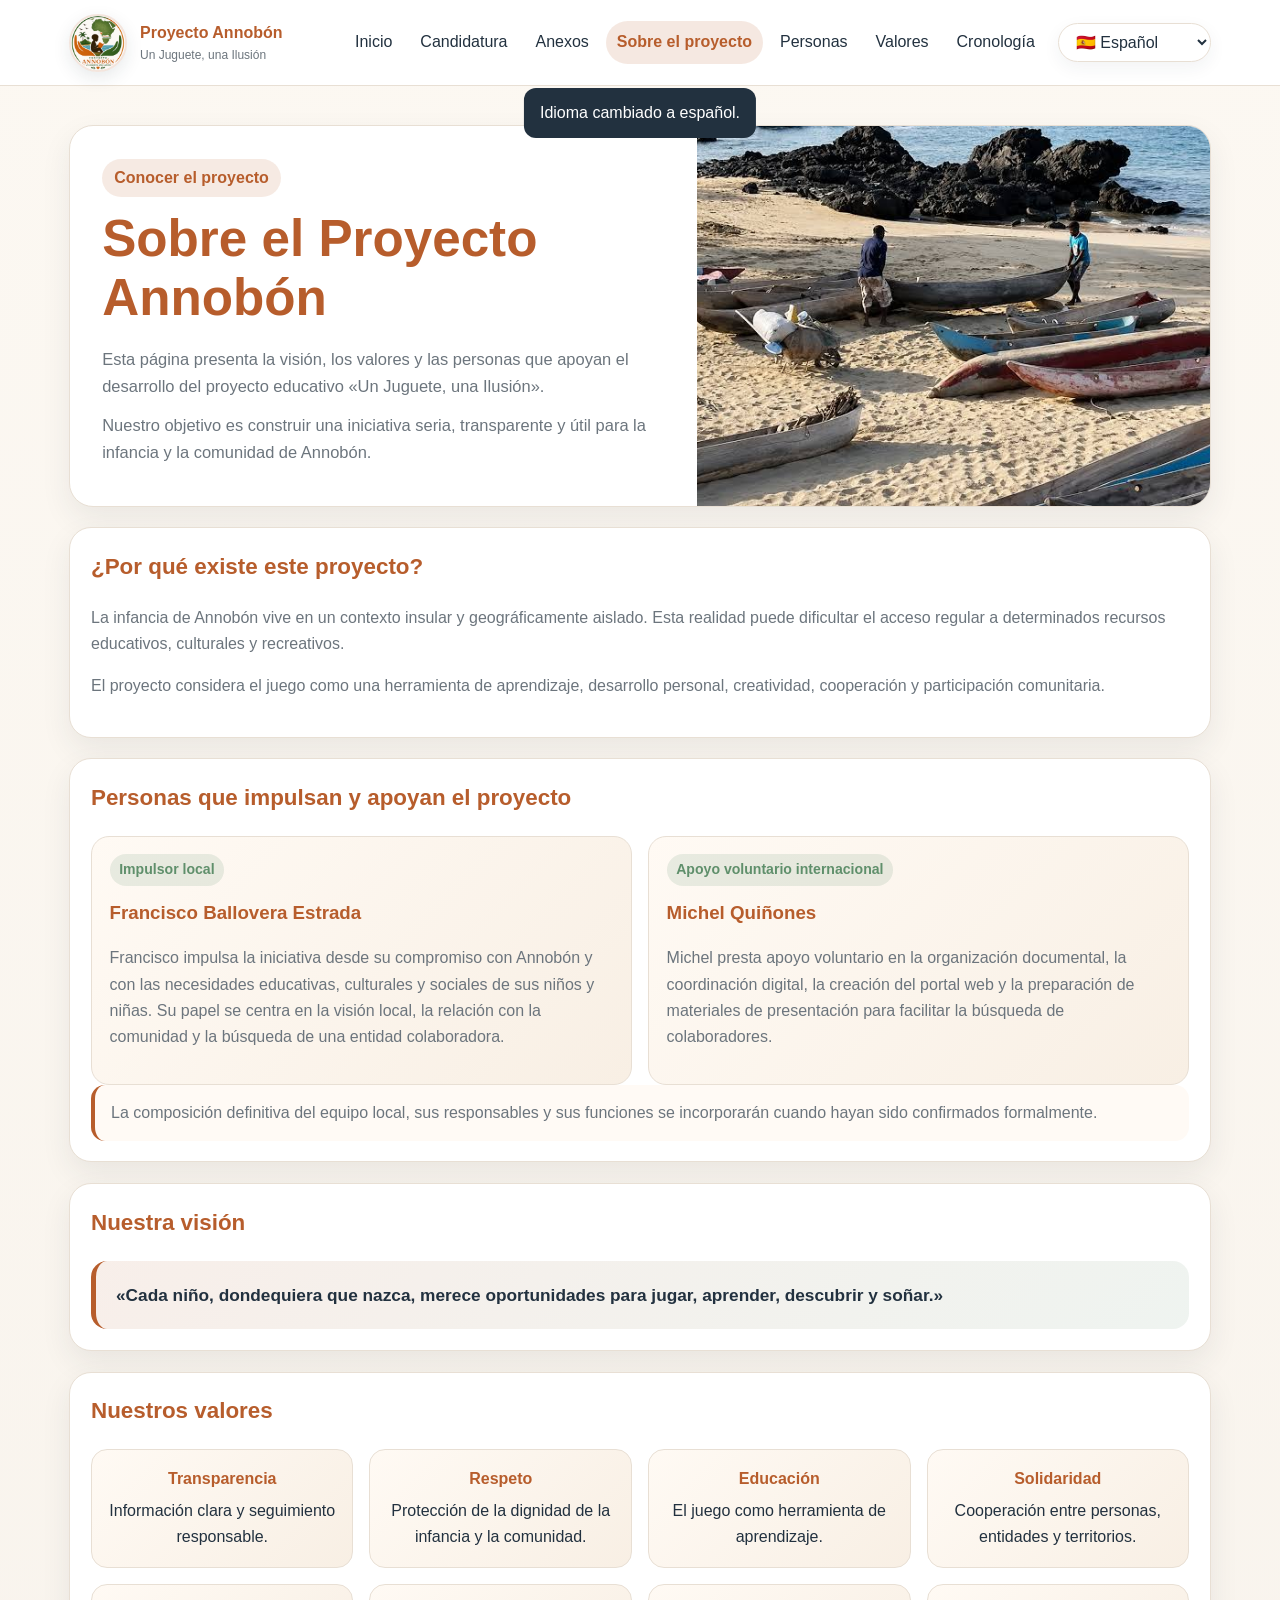
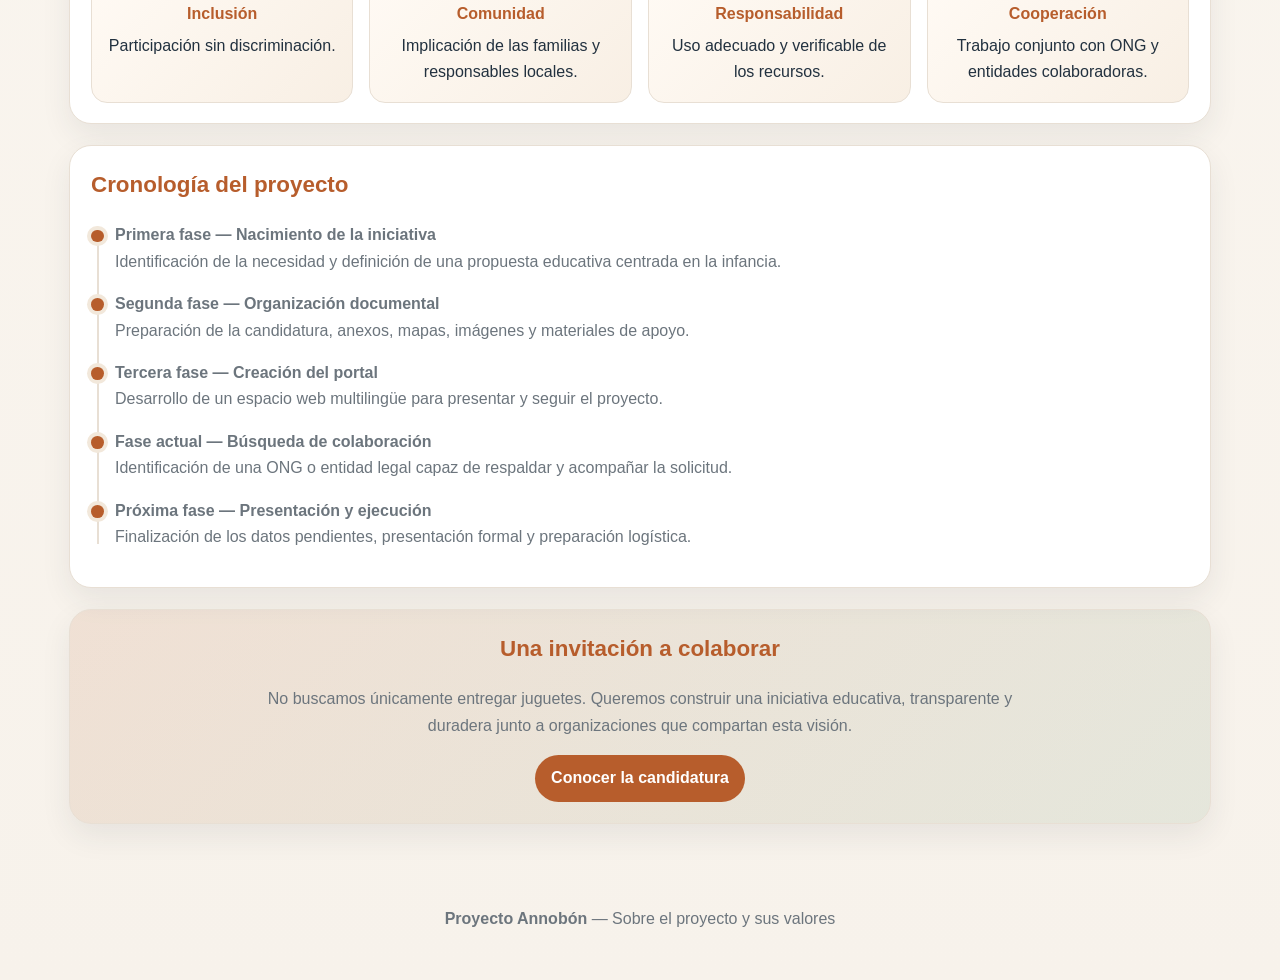
<file: 01_ANNOBON/a-propos.html>
<!DOCTYPE html>
<html lang="es" dir="ltr">
<head>
<meta charset="UTF-8">
<meta name="viewport" content="width=device-width, initial-scale=1.0">
<meta name="description" content="Presentación del Proyecto Annobón, su visión, sus valores y las personas que apoyan su desarrollo.">
<title>Sobre el proyecto | Proyecto Annobón</title>
<style>
:root{--bg:#f7f2eb;--surface:#fff;--surface2:#f2e8db;--text:#22313f;--muted:#6c757d;--accent:#b75d2c;--accent-dark:#93451f;--accent2:#5f8f6b;--border:#e8dfd4;--shadow:0 12px 30px rgba(34,49,63,.08)}
*{box-sizing:border-box}html{scroll-behavior:smooth}
body{margin:0;font-family:"Segoe UI",Roboto,Arial,sans-serif;color:var(--text);background:linear-gradient(180deg,#fcf8f2 0%,var(--bg) 100%);line-height:1.65}
body[dir="rtl"]{font-family:Arial,Tahoma,sans-serif}
a{color:inherit;text-decoration:none}img{display:block;max-width:100%}button,select{font:inherit}
.topbar{position:sticky;top:0;z-index:1000;background:rgba(255,255,255,.96);backdrop-filter:blur(10px);border-bottom:1px solid var(--border)}
.nav{max-width:1180px;margin:0 auto;padding:.85rem 1.2rem;display:grid;grid-template-columns:minmax(220px,auto) minmax(0,1fr);align-items:center;gap:1rem}
.brand{display:flex;align-items:center;gap:.8rem;min-width:0;font-weight:700;color:var(--accent)}
.brand-logo{width:58px;height:58px;object-fit:cover;border-radius:50%;flex:0 0 58px;border:2px solid rgba(183,93,44,.16);box-shadow:0 6px 18px rgba(34,49,63,.10)}
.brand small{display:block;color:var(--muted);font-weight:500;font-size:.75rem}
.nav-right{min-width:0;display:grid;grid-template-columns:minmax(0,1fr) auto;align-items:center;gap:.75rem}
.nav-links{min-width:0;display:flex;justify-content:flex-end;align-items:center;gap:.35rem;flex-wrap:wrap}
.nav-links a{padding:.5rem .7rem;border-radius:999px}.nav-links a:hover{background:var(--surface2);color:var(--accent)}.nav-links a[aria-current="page"]{background:rgba(183,93,44,.14);color:var(--accent);font-weight:700}
.menu-toggle{display:none;border:1px solid var(--border);background:var(--surface2);color:var(--text);border-radius:999px;padding:.58rem .9rem;cursor:pointer}
.language-wrapper{position:relative;display:flex;justify-content:flex-end;align-items:center;flex:0 0 auto;z-index:2}
.language-select{width:auto;min-width:145px;max-width:180px;padding:.58rem 2rem .58rem .8rem;border:1px solid var(--border);border-radius:999px;color:var(--text);background:var(--surface);cursor:pointer;box-shadow:0 6px 18px rgba(34,49,63,.06)}
.container{max-width:1180px;margin:0 auto;padding:1.2rem}
.hero{margin-top:1.2rem;display:grid;grid-template-columns:1.1fr .9fr;background:var(--surface);border:1px solid var(--border);border-radius:24px;box-shadow:var(--shadow);overflow:hidden}
.hero-copy{padding:2rem;display:flex;flex-direction:column;justify-content:center}
.badge{display:inline-block;width:max-content;margin-bottom:.8rem;padding:.36rem .75rem;border-radius:999px;color:var(--accent);background:rgba(183,93,44,.13);font-weight:700}
.hero h1{margin:0 0 .8rem;color:var(--accent);font-size:clamp(2rem,4vw,3.2rem);line-height:1.15}.hero p{margin:.35rem 0;color:var(--muted);font-size:1.03rem}
.hero-image img{width:100%;height:100%;min-height:380px;object-fit:cover}
.section{margin-top:1.3rem;padding:1.3rem;background:var(--surface);border:1px solid var(--border);border-radius:22px;box-shadow:var(--shadow)}
.section h2{margin-top:0;color:var(--accent);font-size:1.4rem}.section p,.section li{color:var(--muted)}
.profiles{display:grid;grid-template-columns:repeat(2,minmax(0,1fr));gap:1rem}
.profile-card{padding:1.1rem;border:1px solid var(--border);border-radius:18px;background:linear-gradient(135deg,#fffaf4,#f8efe4)}
.profile-card h3{margin:.2rem 0 .25rem;color:var(--accent)}
.profile-role{display:inline-block;margin-bottom:.6rem;padding:.25rem .6rem;border-radius:999px;background:rgba(95,143,107,.14);color:var(--accent2);font-size:.88rem;font-weight:700}
.values-grid{display:grid;grid-template-columns:repeat(4,minmax(0,1fr));gap:1rem}
.value-card{padding:1rem;text-align:center;border:1px solid var(--border);border-radius:16px;background:linear-gradient(135deg,#fffaf4,#f8efe4)}
.value-card strong{display:block;margin-bottom:.35rem;color:var(--accent)}
.vision-box{padding:1.25rem;border-inline-start:5px solid var(--accent);border-radius:16px;background:linear-gradient(135deg,rgba(183,93,44,.10),rgba(95,143,107,.10));font-size:1.08rem;font-weight:700}
.timeline{list-style:none;margin:0;padding:0;position:relative}.timeline::before{content:"";position:absolute;top:.4rem;bottom:.4rem;left:.38rem;width:2px;background:var(--border)}
.timeline li{position:relative;margin-bottom:1rem;padding-left:1.5rem}.timeline li::before{content:"";position:absolute;top:.45rem;left:0;width:.8rem;height:.8rem;border-radius:50%;background:var(--accent);box-shadow:0 0 0 4px var(--surface2)}
body[dir="rtl"] .timeline::before{left:auto;right:.38rem}body[dir="rtl"] .timeline li{padding-left:0;padding-right:1.5rem}body[dir="rtl"] .timeline li::before{left:auto;right:0}
.cta{text-align:center;background:linear-gradient(135deg,rgba(183,93,44,.12),rgba(95,143,107,.12))}.cta p{max-width:760px;margin:.4rem auto 1rem}
.btn{display:inline-flex;align-items:center;justify-content:center;min-height:44px;padding:.65rem 1rem;border-radius:999px;font-weight:700;color:#fff;background:var(--accent)}
.pending-note{padding:.9rem 1rem;border-radius:14px;background:#fffaf5;border-inline-start:4px solid var(--accent);color:var(--muted)}
footer{margin-top:1.6rem;padding:1.3rem 1.2rem 2rem;color:var(--muted);text-align:center}
.back-to-top{position:fixed;right:1rem;bottom:1rem;z-index:1001;display:none;border:0;border-radius:999px;padding:.75rem 1rem;color:#fff;background:var(--accent);box-shadow:var(--shadow);cursor:pointer}.back-to-top.show{display:inline-block}
.toast{position:fixed;top:88px;left:50%;z-index:2000;padding:.75rem 1rem;color:#fff;background:var(--text);border-radius:12px;opacity:0;pointer-events:none;transform:translate(-50%,-15px);transition:.25s}.toast.show{opacity:1;transform:translate(-50%,0)}
@media(max-width:900px){.nav{grid-template-columns:1fr}.nav-right{width:100%;grid-template-columns:auto minmax(0,1fr)}.menu-toggle{display:inline-flex;grid-column:1}.language-wrapper{grid-column:2;justify-self:end}.nav-links{display:none;grid-column:1/-1;width:100%;padding-top:.7rem;flex-direction:column;align-items:stretch}.nav.open .nav-links{display:flex}.nav-links a{width:100%;background:var(--surface2)}.hero{grid-template-columns:1fr}.values-grid{grid-template-columns:repeat(2,minmax(0,1fr))}}
@media(max-width:680px){.nav{padding:.75rem .9rem}.brand{width:100%}.brand-logo{width:50px;height:50px;flex-basis:50px}.nav-right{grid-template-columns:auto minmax(0,1fr);gap:.6rem}.language-select{width:100%;min-width:0;max-width:190px}.container{padding:.9rem}.hero-copy,.section{padding:1rem}.profiles,.values-grid{grid-template-columns:1fr}}
@media(max-width:420px){.nav-right{grid-template-columns:1fr}.menu-toggle,.language-wrapper{grid-column:1;width:100%}.language-select{max-width:none}}
</style>
</head>
<body>
<header class="topbar" id="top">
<nav class="nav" aria-label="Navegación principal">
<div class="brand">
<img src="assets/images/logos/logo.png" alt="Logo Proyecto Annobón" class="brand-logo">
<div><div data-i18n="brandTitle">Proyecto Annobón</div><small data-i18n="brandSubtitle">Un Juguete, una Ilusión</small></div>
</div>
<div class="nav-right">
<button class="menu-toggle" id="menuToggle" type="button" aria-expanded="false" data-i18n="menu">Menú</button>
<div class="nav-links">
<a href="index.html" data-i18n="navHome">Inicio</a><a href="candidatura.html" data-i18n="navApplication">Candidatura</a><a href="anexos.html" data-i18n="navAnnexes">Anexos</a><a href="a-propos.html" data-i18n="navAbout" aria-current="page">Sobre el proyecto</a><a href="#personas" data-i18n="peopleNav">Personas</a><a href="#valores" data-i18n="valuesNav">Valores</a><a href="#cronologia" data-i18n="timelineNav">Cronología</a></div><div class="language-wrapper">
<select id="languageSelect" class="language-select" aria-label="Seleccionar idioma">
<option value="es">🇪🇸 Español</option><option value="fr">🇫🇷 Français</option><option value="en">🇬🇧 English</option><option value="ar">العربية</option>
</select>
</div>
</div>
</nav>
</header>
<main class="container">
<section class="hero">
<div class="hero-copy">
<span class="badge" data-i18n="heroBadge">Conocer el proyecto</span>
<h1 data-i18n="heroTitle">Sobre el Proyecto Annobón</h1>
<p data-i18n="heroText1">Esta página presenta la visión, los valores y las personas que apoyan el desarrollo del proyecto educativo «Un Juguete, una Ilusión».</p>
<p data-i18n="heroText2">Nuestro objetivo es construir una iniciativa seria, transparente y útil para la infancia y la comunidad de Annobón.</p>
</div>
<div class="hero-image"><img src="20_CANDIDATURA_UN_JUGUETE_UNA_ILUSION/IMAGENES/03_FOTOGRAFIAS/FOTO_05_COMUNIDAD_DE_ANNOBON.jpeg" alt="Comunidad de Annobón"></div>
</section>

<section class="section">
<h2 data-i18n="whyTitle">¿Por qué existe este proyecto?</h2>
<p data-i18n="whyText1">La infancia de Annobón vive en un contexto insular y geográficamente aislado. Esta realidad puede dificultar el acceso regular a determinados recursos educativos, culturales y recreativos.</p>
<p data-i18n="whyText2">El proyecto considera el juego como una herramienta de aprendizaje, desarrollo personal, creatividad, cooperación y participación comunitaria.</p>
</section>

<section class="section" id="personas">
<h2 data-i18n="peopleTitle">Personas que impulsan y apoyan el proyecto</h2>
<div class="profiles">
<article class="profile-card"><span class="profile-role" data-i18n="franciscoRole">Impulsor local</span><h3>Francisco Ballovera Estrada</h3><p data-i18n="franciscoText">Francisco impulsa la iniciativa desde su compromiso con Annobón y con las necesidades educativas, culturales y sociales de sus niños y niñas. Su papel se centra en la visión local, la relación con la comunidad y la búsqueda de una entidad colaboradora.</p></article>
<article class="profile-card"><span class="profile-role" data-i18n="michelRole">Apoyo voluntario internacional</span><h3>Michel Quiñones</h3><p data-i18n="michelText">Michel presta apoyo voluntario en la organización documental, la coordinación digital, la creación del portal web y la preparación de materiales de presentación para facilitar la búsqueda de colaboradores.</p></article>
</div>
<div class="pending-note" data-i18n="teamPending">La composición definitiva del equipo local, sus responsables y sus funciones se incorporarán cuando hayan sido confirmados formalmente.</div>
</section>

<section class="section"><h2 data-i18n="visionTitle">Nuestra visión</h2><div class="vision-box" data-i18n="visionQuote">«Cada niño, dondequiera que nazca, merece oportunidades para jugar, aprender, descubrir y soñar.»</div></section>

<section class="section" id="valores">
<h2 data-i18n="valuesTitle">Nuestros valores</h2>
<div class="values-grid">
<div class="value-card"><strong data-i18n="v1">Transparencia</strong><span data-i18n="v1t">Información clara y seguimiento responsable.</span></div>
<div class="value-card"><strong data-i18n="v2">Respeto</strong><span data-i18n="v2t">Protección de la dignidad de la infancia y la comunidad.</span></div>
<div class="value-card"><strong data-i18n="v3">Educación</strong><span data-i18n="v3t">El juego como herramienta de aprendizaje.</span></div>
<div class="value-card"><strong data-i18n="v4">Solidaridad</strong><span data-i18n="v4t">Cooperación entre personas, entidades y territorios.</span></div>
<div class="value-card"><strong data-i18n="v5">Inclusión</strong><span data-i18n="v5t">Participación sin discriminación.</span></div>
<div class="value-card"><strong data-i18n="v6">Comunidad</strong><span data-i18n="v6t">Implicación de las familias y responsables locales.</span></div>
<div class="value-card"><strong data-i18n="v7">Responsabilidad</strong><span data-i18n="v7t">Uso adecuado y verificable de los recursos.</span></div>
<div class="value-card"><strong data-i18n="v8">Cooperación</strong><span data-i18n="v8t">Trabajo conjunto con ONG y entidades colaboradoras.</span></div>
</div>
</section>

<section class="section" id="cronologia">
<h2 data-i18n="timelineTitle">Cronología del proyecto</h2>
<ul class="timeline">
<li><strong data-i18n="t1">Primera fase — Nacimiento de la iniciativa</strong><br><span data-i18n="t1t">Identificación de la necesidad y definición de una propuesta educativa centrada en la infancia.</span></li>
<li><strong data-i18n="t2">Segunda fase — Organización documental</strong><br><span data-i18n="t2t">Preparación de la candidatura, anexos, mapas, imágenes y materiales de apoyo.</span></li>
<li><strong data-i18n="t3">Tercera fase — Creación del portal</strong><br><span data-i18n="t3t">Desarrollo de un espacio web multilingüe para presentar y seguir el proyecto.</span></li>
<li><strong data-i18n="t4">Fase actual — Búsqueda de colaboración</strong><br><span data-i18n="t4t">Identificación de una ONG o entidad legal capaz de respaldar y acompañar la solicitud.</span></li>
<li><strong data-i18n="t5">Próxima fase — Presentación y ejecución</strong><br><span data-i18n="t5t">Finalización de los datos pendientes, presentación formal y preparación logística.</span></li>
</ul>
</section>

<section class="section cta">
<h2 data-i18n="ctaTitle">Una invitación a colaborar</h2>
<p data-i18n="ctaText">No buscamos únicamente entregar juguetes. Queremos construir una iniciativa educativa, transparente y duradera junto a organizaciones que compartan esta visión.</p>
<a class="btn" href="candidatura.html" data-i18n="ctaButton">Conocer la candidatura</a>
</section>
</main>

<footer><p><strong data-i18n="footerProject">Proyecto Annobón</strong> — <span data-i18n="footerText">Sobre el proyecto y sus valores</span></p></footer>
<button class="back-to-top" id="backToTop" type="button" data-i18n="back">↑ Volver arriba</button>
<div class="toast" id="toast"></div>

<script>
const translations={
es:{brandTitle:"Proyecto Annobón",brandSubtitle:"Un Juguete, una Ilusión",menu:"Menú",navHome:"Inicio",navApplication:"Candidatura",navAnnexes:"Anexos",navAbout:"Sobre el proyecto",home:"Inicio",application:"Candidatura",annexes:"Anexos",peopleNav:"Personas",valuesNav:"Valores",timelineNav:"Cronología",heroBadge:"Conocer el proyecto",heroTitle:"Sobre el Proyecto Annobón",heroText1:"Esta página presenta la visión, los valores y las personas que apoyan el desarrollo del proyecto educativo «Un Juguete, una Ilusión».",heroText2:"Nuestro objetivo es construir una iniciativa seria, transparente y útil para la infancia y la comunidad de Annobón.",whyTitle:"¿Por qué existe este proyecto?",whyText1:"La infancia de Annobón vive en un contexto insular y geográficamente aislado. Esta realidad puede dificultar el acceso regular a determinados recursos educativos, culturales y recreativos.",whyText2:"El proyecto considera el juego como una herramienta de aprendizaje, desarrollo personal, creatividad, cooperación y participación comunitaria.",peopleTitle:"Personas que impulsan y apoyan el proyecto",franciscoRole:"Impulsor local",franciscoText:"Francisco impulsa la iniciativa desde su compromiso con Annobón y con las necesidades educativas, culturales y sociales de sus niños y niñas. Su papel se centra en la visión local, la relación con la comunidad y la búsqueda de una entidad colaboradora.",michelRole:"Apoyo voluntario internacional",michelText:"Michel presta apoyo voluntario en la organización documental, la coordinación digital, la creación del portal web y la preparación de materiales de presentación para facilitar la búsqueda de colaboradores.",teamPending:"La composición definitiva del equipo local, sus responsables y sus funciones se incorporarán cuando hayan sido confirmados formalmente.",visionTitle:"Nuestra visión",visionQuote:"«Cada niño, dondequiera que nazca, merece oportunidades para jugar, aprender, descubrir y soñar.»",valuesTitle:"Nuestros valores",v1:"Transparencia",v1t:"Información clara y seguimiento responsable.",v2:"Respeto",v2t:"Protección de la dignidad de la infancia y la comunidad.",v3:"Educación",v3t:"El juego como herramienta de aprendizaje.",v4:"Solidaridad",v4t:"Cooperación entre personas, entidades y territorios.",v5:"Inclusión",v5t:"Participación sin discriminación.",v6:"Comunidad",v6t:"Implicación de las familias y responsables locales.",v7:"Responsabilidad",v7t:"Uso adecuado y verificable de los recursos.",v8:"Cooperación",v8t:"Trabajo conjunto con ONG y entidades colaboradoras.",timelineTitle:"Cronología del proyecto",t1:"Primera fase — Nacimiento de la iniciativa",t1t:"Identificación de la necesidad y definición de una propuesta educativa centrada en la infancia.",t2:"Segunda fase — Organización documental",t2t:"Preparación de la candidatura, anexos, mapas, imágenes y materiales de apoyo.",t3:"Tercera fase — Creación del portal",t3t:"Desarrollo de un espacio web multilingüe para presentar y seguir el proyecto.",t4:"Fase actual — Búsqueda de colaboración",t4t:"Identificación de una ONG o entidad legal capaz de respaldar y acompañar la solicitud.",t5:"Próxima fase — Presentación y ejecución",t5t:"Finalización de los datos pendientes, presentación formal y preparación logística.",ctaTitle:"Una invitación a colaborar",ctaText:"No buscamos únicamente entregar juguetes. Queremos construir una iniciativa educativa, transparente y duradera junto a organizaciones que compartan esta visión.",ctaButton:"Conocer la candidatura",footerProject:"Proyecto Annobón",footerText:"Sobre el proyecto y sus valores",back:"↑ Volver arriba",toast:"Idioma cambiado a español."},
fr:{brandTitle:"Projet Annobón",brandSubtitle:"Un jouet, une illusion",menu:"Menu",navHome:"Accueil",navApplication:"Candidature",navAnnexes:"Annexes",navAbout:"À propos",home:"Accueil",application:"Candidature",annexes:"Annexes",peopleNav:"Personnes",valuesNav:"Valeurs",timelineNav:"Chronologie",heroBadge:"Découvrir le projet",heroTitle:"À propos du Projet Annobón",heroText1:"Cette page présente la vision, les valeurs et les personnes qui soutiennent le développement du projet éducatif «Un jouet, une illusion».",heroText2:"Notre objectif est de construire une initiative sérieuse, transparente et utile aux enfants et à la communauté d’Annobón.",whyTitle:"Pourquoi ce projet existe-t-il ?",whyText1:"Les enfants d’Annobón vivent dans un contexte insulaire et géographiquement isolé. Cette réalité peut rendre plus difficile l’accès régulier à certaines ressources éducatives, culturelles et récréatives.",whyText2:"Le projet considère le jeu comme un outil d’apprentissage, de développement personnel, de créativité, de coopération et de participation communautaire.",peopleTitle:"Personnes qui portent et soutiennent le projet",franciscoRole:"Porteur local",franciscoText:"Francisco porte cette initiative par son engagement envers Annobón et les besoins éducatifs, culturels et sociaux de ses enfants. Son rôle repose sur la vision locale, le lien avec la communauté et la recherche d’une structure partenaire.",michelRole:"Appui bénévole international",michelText:"Michel apporte un soutien bénévole à l’organisation documentaire, à la coordination numérique, à la création du portail web et à la préparation des supports de présentation destinés à faciliter la recherche de partenaires.",teamPending:"La composition définitive de l’équipe locale, ses responsables et leurs fonctions seront ajoutés après confirmation officielle.",visionTitle:"Notre vision",visionQuote:"«Chaque enfant, où qu’il naisse, mérite des possibilités de jouer, d’apprendre, de découvrir et de rêver.»",valuesTitle:"Nos valeurs",v1:"Transparence",v1t:"Information claire et suivi responsable.",v2:"Respect",v2t:"Protection de la dignité des enfants et de la communauté.",v3:"Éducation",v3t:"Le jeu comme outil d’apprentissage.",v4:"Solidarité",v4t:"Coopération entre personnes, organisations et territoires.",v5:"Inclusion",v5t:"Participation sans discrimination.",v6:"Communauté",v6t:"Implication des familles et responsables locaux.",v7:"Responsabilité",v7t:"Utilisation adaptée et vérifiable des ressources.",v8:"Coopération",v8t:"Travail commun avec les ONG et structures partenaires.",timelineTitle:"Chronologie du projet",t1:"Première phase — Naissance de l’initiative",t1t:"Identification du besoin et définition d’une proposition éducative centrée sur l’enfance.",t2:"Deuxième phase — Organisation documentaire",t2t:"Préparation de la candidature, des annexes, cartes, images et supports.",t3:"Troisième phase — Création du portail",t3t:"Développement d’un espace web multilingue pour présenter et suivre le projet.",t4:"Phase actuelle — Recherche de collaboration",t4t:"Identification d’une ONG ou structure légale capable de soutenir et d’accompagner la demande.",t5:"Prochaine phase — Présentation et mise en œuvre",t5t:"Finalisation des données en attente, présentation officielle et préparation logistique.",ctaTitle:"Une invitation à collaborer",ctaText:"Nous ne cherchons pas uniquement à remettre des jouets. Nous voulons construire une initiative éducative, transparente et durable avec des organisations qui partagent cette vision.",ctaButton:"Découvrir la candidature",footerProject:"Projet Annobón",footerText:"À propos du projet et de ses valeurs",back:"↑ Retour en haut",toast:"Langue changée en français."},
en:{brandTitle:"Annobón Project",brandSubtitle:"A Toy, a Dream",menu:"Menu",navHome:"Home",navApplication:"Application",navAnnexes:"Annexes",navAbout:"About",home:"Home",application:"Application",annexes:"Annexes",peopleNav:"People",valuesNav:"Values",timelineNav:"Timeline",heroBadge:"Discover the project",heroTitle:"About the Annobón Project",heroText1:"This page presents the vision, values and people supporting the development of the educational project «A Toy, a Dream».",heroText2:"Our aim is to build a serious, transparent and useful initiative for the children and community of Annobón.",whyTitle:"Why does this project exist?",whyText1:"Children in Annobón live in an island setting marked by geographical isolation. This reality can make regular access to certain educational, cultural and recreational resources more difficult.",whyText2:"The project sees play as a tool for learning, personal development, creativity, cooperation and community participation.",peopleTitle:"People leading and supporting the project",franciscoRole:"Local project leader",franciscoText:"Francisco leads the initiative through his commitment to Annobón and to the educational, cultural and social needs of its children. His role focuses on local vision, community relations and the search for a partner organisation.",michelRole:"International volunteer support",michelText:"Michel provides voluntary support in document organisation, digital coordination, website creation and the preparation of presentation materials designed to facilitate the search for partners.",teamPending:"The final composition of the local team, its coordinators and their roles will be added once formally confirmed.",visionTitle:"Our vision",visionQuote:"«Every child, wherever they are born, deserves opportunities to play, learn, discover and dream.»",valuesTitle:"Our values",v1:"Transparency",v1t:"Clear information and responsible monitoring.",v2:"Respect",v2t:"Protection of the dignity of children and the community.",v3:"Education",v3t:"Play as a learning tool.",v4:"Solidarity",v4t:"Cooperation between people, organisations and territories.",v5:"Inclusion",v5t:"Participation without discrimination.",v6:"Community",v6t:"Involvement of families and local coordinators.",v7:"Responsibility",v7t:"Appropriate and verifiable use of resources.",v8:"Cooperation",v8t:"Joint work with NGOs and partner organisations.",timelineTitle:"Project timeline",t1:"First phase — Birth of the initiative",t1t:"Identification of the need and definition of an educational proposal focused on children.",t2:"Second phase — Document organisation",t2t:"Preparation of the application, annexes, maps, images and supporting materials.",t3:"Third phase — Portal development",t3t:"Creation of a multilingual website to present and monitor the project.",t4:"Current phase — Search for collaboration",t4t:"Identification of an NGO or legal organisation able to support and accompany the application.",t5:"Next phase — Submission and implementation",t5t:"Completion of pending data, formal submission and logistical preparation.",ctaTitle:"An invitation to collaborate",ctaText:"We are not simply seeking to distribute toys. We want to build an educational, transparent and lasting initiative with organisations that share this vision.",ctaButton:"View the application",footerProject:"Annobón Project",footerText:"About the project and its values",back:"↑ Back to top",toast:"Language changed to English."},
ar:{brandTitle:"مشروع أنوبون",brandSubtitle:"لعبة وأمل",menu:"القائمة",navHome:"الرئيسية",navApplication:"ملف الترشيح",navAnnexes:"الملاحق",navAbout:"حول المشروع",home:"الرئيسية",application:"ملف الترشيح",annexes:"الملاحق",peopleNav:"الأشخاص",valuesNav:"القيم",timelineNav:"الجدول الزمني",heroBadge:"التعرف على المشروع",heroTitle:"حول مشروع أنوبون",heroText1:"تعرض هذه الصفحة الرؤية والقيم والأشخاص الذين يدعمون تطوير المشروع التعليمي «لعبة وأمل».",heroText2:"هدفنا هو بناء مبادرة جادة وشفافة ومفيدة لأطفال ومجتمع أنوبون.",whyTitle:"لماذا يوجد هذا المشروع؟",whyText1:"يعيش أطفال أنوبون في سياق جزري يتسم بالعزلة الجغرافية، وقد يجعل ذلك الوصول المنتظم إلى بعض الموارد التعليمية والثقافية والترفيهية أكثر صعوبة.",whyText2:"ينظر المشروع إلى اللعب كوسيلة للتعلم والتنمية الشخصية والإبداع والتعاون والمشاركة المجتمعية.",peopleTitle:"الأشخاص الذين يقودون المشروع ويدعمونه",franciscoRole:"المبادر المحلي",franciscoText:"يقود فرانسيسكو المبادرة انطلاقاً من التزامه تجاه أنوبون والاحتياجات التعليمية والثقافية والاجتماعية لأطفالها. ويركز دوره على الرؤية المحلية والعلاقة مع المجتمع والبحث عن جهة شريكة.",michelRole:"دعم تطوعي دولي",michelText:"يقدم ميشيل دعماً تطوعياً في تنظيم الوثائق والتنسيق الرقمي وإنشاء البوابة الإلكترونية وإعداد مواد العرض لتسهيل البحث عن شركاء.",teamPending:"سيتم إدراج التكوين النهائي للفريق المحلي ومسؤوليه ومهامه بعد تأكيدها رسمياً.",visionTitle:"رؤيتنا",visionQuote:"«يستحق كل طفل، أينما وُلد، فرصاً للعب والتعلم والاكتشاف والحلم.»",valuesTitle:"قيمنا",v1:"الشفافية",v1t:"معلومات واضحة ومتابعة مسؤولة.",v2:"الاحترام",v2t:"حماية كرامة الأطفال والمجتمع.",v3:"التعليم",v3t:"اللعب كوسيلة للتعلم.",v4:"التضامن",v4t:"التعاون بين الأشخاص والمؤسسات والمناطق.",v5:"الإدماج",v5t:"المشاركة دون تمييز.",v6:"المجتمع",v6t:"مشاركة الأسر والمسؤولين المحليين.",v7:"المسؤولية",v7t:"الاستخدام المناسب والقابل للتحقق للموارد.",v8:"التعاون",v8t:"العمل المشترك مع المنظمات والجهات الشريكة.",timelineTitle:"الجدول الزمني للمشروع",t1:"المرحلة الأولى — نشأة المبادرة",t1t:"تحديد الحاجة وصياغة مقترح تعليمي يركز على الطفولة.",t2:"المرحلة الثانية — تنظيم الوثائق",t2t:"إعداد ملف الترشيح والملاحق والخرائط والصور والمواد الداعمة.",t3:"المرحلة الثالثة — إنشاء البوابة",t3t:"تطوير موقع متعدد اللغات لعرض المشروع ومتابعته.",t4:"المرحلة الحالية — البحث عن تعاون",t4t:"البحث عن منظمة أو جهة قانونية قادرة على دعم الطلب ومرافقته.",t5:"المرحلة القادمة — التقديم والتنفيذ",t5t:"استكمال البيانات المعلقة والتقديم الرسمي والاستعداد اللوجستي.",ctaTitle:"دعوة إلى التعاون",ctaText:"لا نسعى فقط إلى توزيع الألعاب، بل إلى بناء مبادرة تعليمية وشفافة ومستدامة مع جهات تشاركنا هذه الرؤية.",ctaButton:"عرض ملف الترشيح",footerProject:"مشروع أنوبون",footerText:"حول المشروع وقيمه",back:"↑ العودة إلى الأعلى",toast:"تم تغيير اللغة إلى العربية."}
};
const menuToggle=document.getElementById("menuToggle"),nav=document.querySelector(".nav"),links=document.querySelectorAll(".nav-links a"),backToTop=document.getElementById("backToTop"),languageSelect=document.getElementById("languageSelect"),toast=document.getElementById("toast");let timer;
function applyLanguage(lang){const selected=translations[lang]?lang:"es",d=translations[selected];document.documentElement.lang=selected;document.documentElement.dir=selected==="ar"?"rtl":"ltr";document.body.dir=selected==="ar"?"rtl":"ltr";document.querySelectorAll("[data-i18n]").forEach(el=>{const k=el.dataset.i18n;if(d[k]!==undefined)el.textContent=d[k]});languageSelect.value=selected;if(menuToggle)menuToggle.setAttribute("aria-label",d.menu);if(backToTop)backToTop.setAttribute("aria-label",d.back);localStorage.setItem("annobon-language",selected);toast.textContent=d.toast;toast.classList.add("show");clearTimeout(timer);timer=setTimeout(()=>toast.classList.remove("show"),2200)}
menuToggle.addEventListener("click",()=>{const open=nav.classList.toggle("open");menuToggle.setAttribute("aria-expanded",String(open))});
links.forEach(a=>a.addEventListener("click",()=>{nav.classList.remove("open");menuToggle.setAttribute("aria-expanded","false")}));
window.addEventListener("scroll",()=>backToTop.classList.toggle("show",window.scrollY>260));
backToTop.addEventListener("click",()=>window.scrollTo({top:0,behavior:"smooth"}));
languageSelect.addEventListener("change",e=>applyLanguage(e.target.value));
applyLanguage(localStorage.getItem("annobon-language")||"es");
</script>
</body>
</html>
</file>
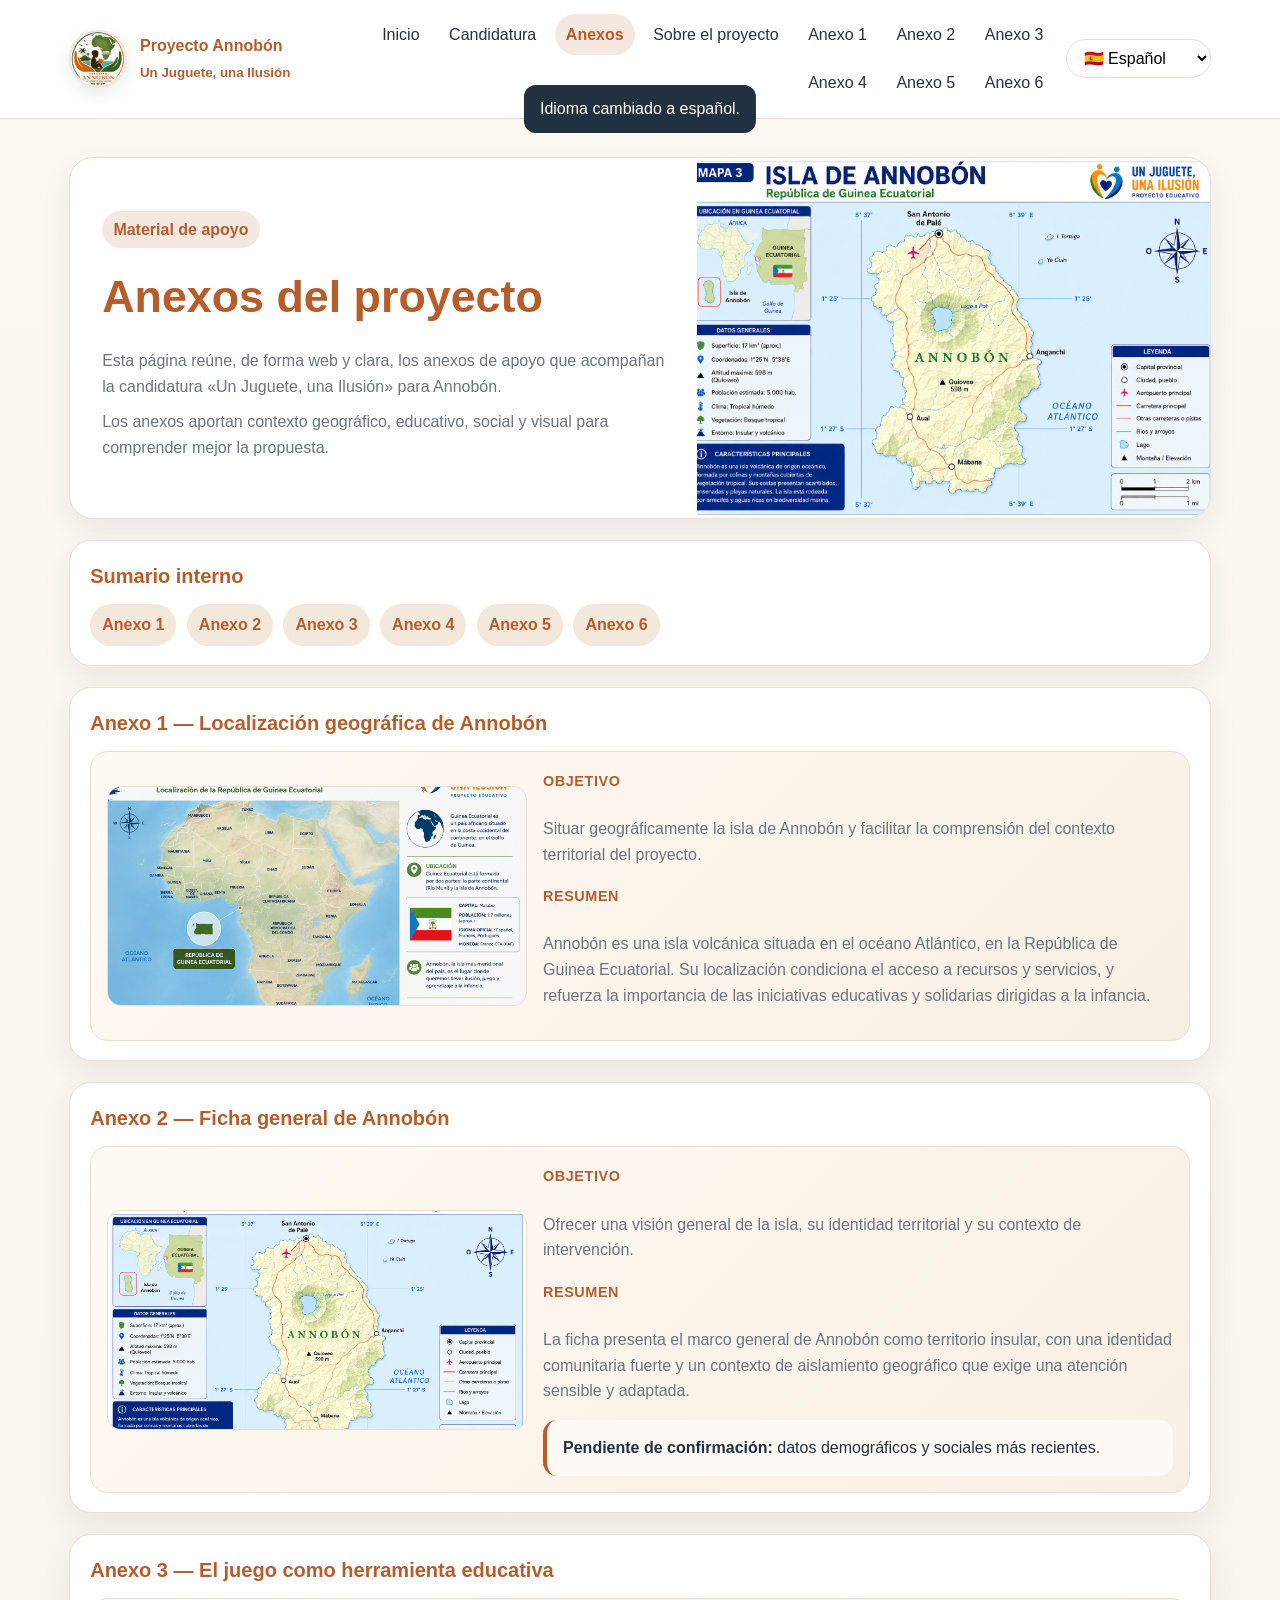
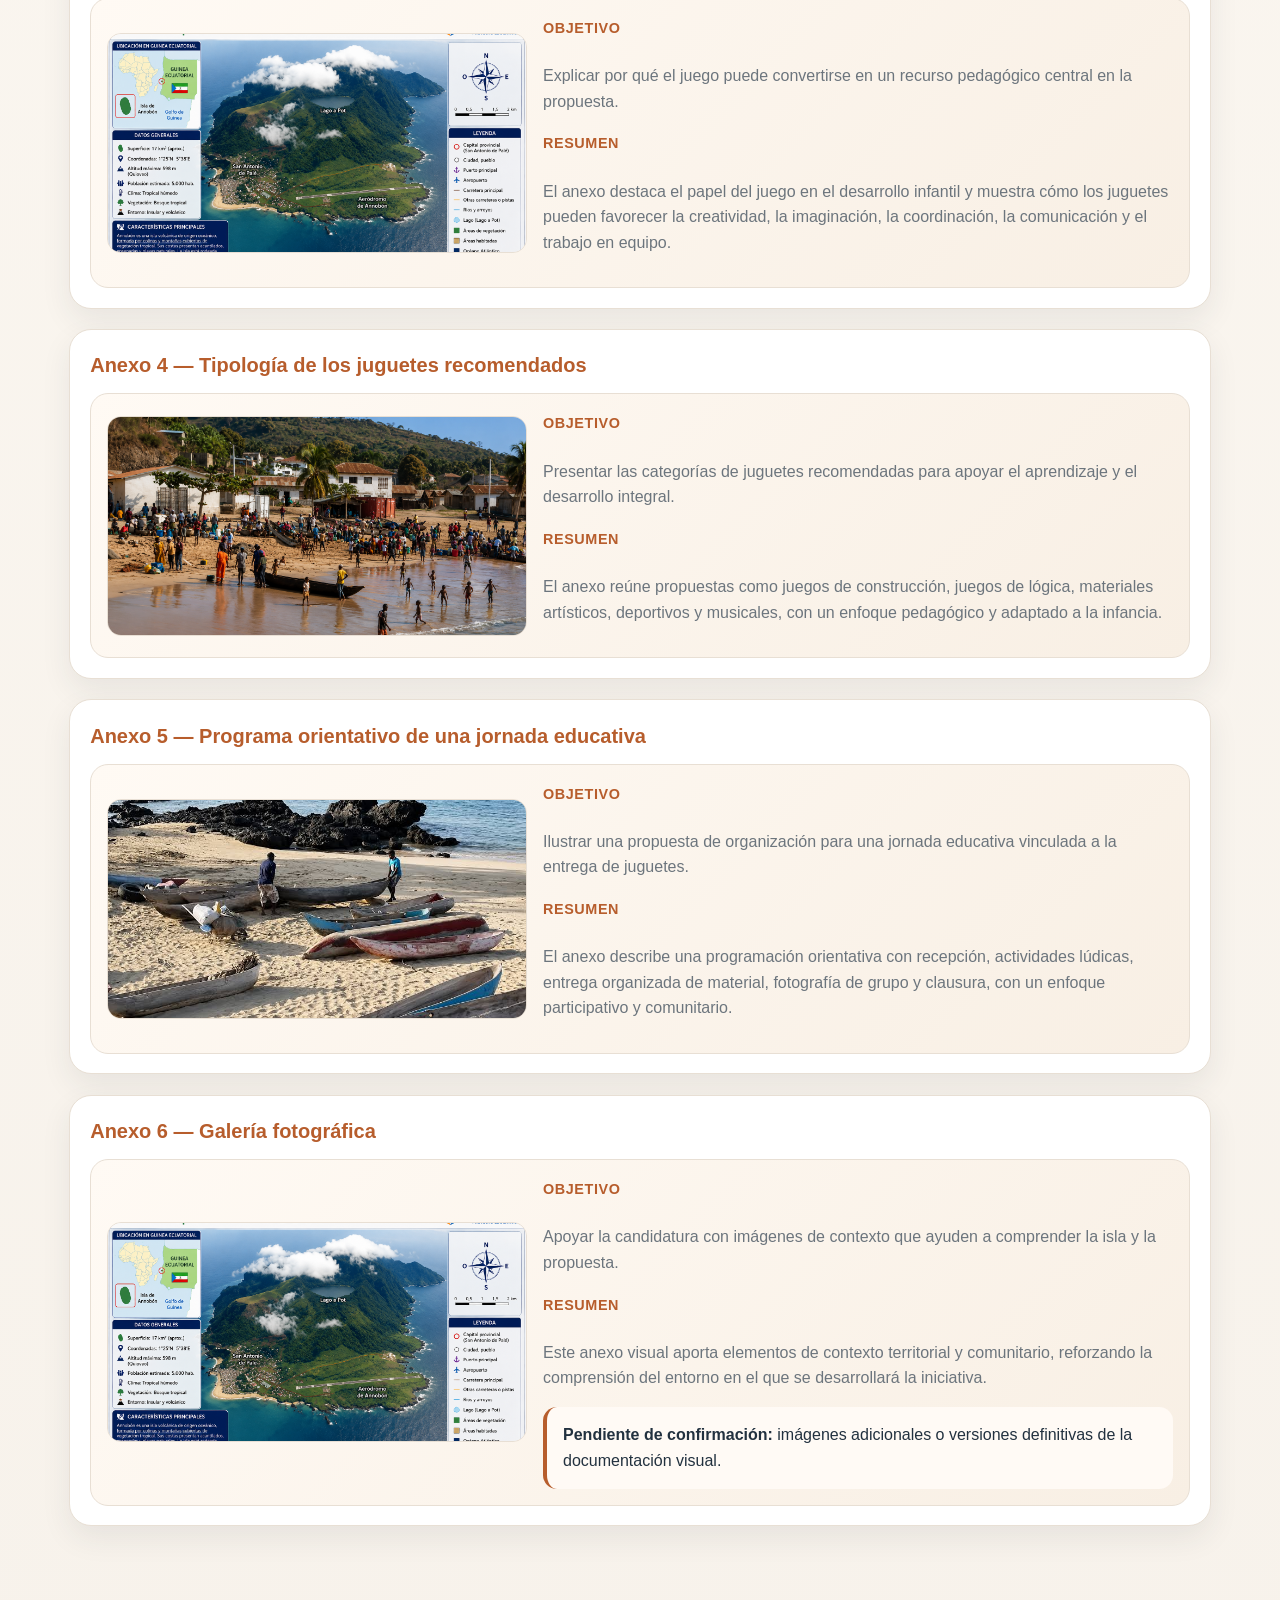
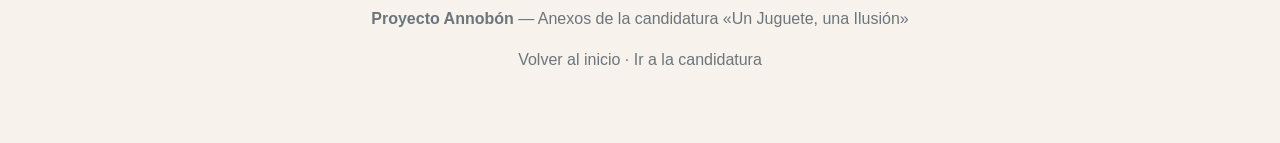
<file: 01_ANNOBON/anexos.html>
<!DOCTYPE html>
<html lang="es" dir="ltr">
<head>
  <meta charset="UTF-8">
  <meta name="viewport" content="width=device-width, initial-scale=1.0">
  <meta name="description" content="Anexos multilingües del proyecto Un Juguete, una Ilusión para Annobón.">
  <title>Anexos | Un Juguete, una Ilusión</title>
  <style>
    :root{
      --bg:#f7f2eb;--surface:#fff;--surface2:#f2e8db;--text:#22313f;--muted:#6c757d;
      --accent:#b75d2c;--accent2:#5f8f6b;--border:#e8dfd4;--shadow:0 12px 30px rgba(34,49,63,.08)
    }
    *{box-sizing:border-box}html{scroll-behavior:smooth}
    body{margin:0;font-family:"Segoe UI",Roboto,Arial,sans-serif;color:var(--text);background:linear-gradient(180deg,#fcf8f2 0%,var(--bg) 100%);line-height:1.6}
    body[dir="rtl"]{font-family:Arial,Tahoma,sans-serif}
    a{color:inherit;text-decoration:none}img{max-width:100%;display:block}button,select{font:inherit}
    .topbar{position:sticky;top:0;z-index:1000;background:rgba(255,255,255,.96);backdrop-filter:blur(10px);border-bottom:1px solid var(--border)}
    .nav{max-width:1180px;margin:0 auto;padding:.85rem 1.2rem;display:grid;grid-template-columns:minmax(220px,auto) minmax(0,1fr);align-items:center;gap:1rem}
    .brand{display:flex;align-items:center;gap:.8rem;font-weight:700;color:var(--accent)}.brand-logo{width:58px;height:58px;object-fit:cover;border-radius:50%;flex:0 0 58px;border:2px solid rgba(183,93,44,.16);box-shadow:0 6px 18px rgba(34,49,63,.10)}
    .nav-right{min-width:0;display:grid;grid-template-columns:minmax(0,1fr) auto;align-items:center;gap:.7rem}.nav-links{min-width:0;display:flex;align-items:center;justify-content:flex-end;gap:.45rem;flex-wrap:wrap}
    .nav-links a{padding:.5rem .7rem;border-radius:999px}.nav-links a:hover{background:var(--surface2);color:var(--accent)}.nav-links a[aria-current="page"]{background:rgba(183,93,44,.14);color:var(--accent);font-weight:700}
    .language-wrapper{position:relative;display:flex;align-items:center;justify-content:flex-end;flex:0 0 auto;z-index:2}.language-select,.menu-toggle{border:1px solid var(--border);border-radius:999px;background:var(--surface);padding:.55rem .8rem;cursor:pointer}.language-select{width:auto;min-width:145px;max-width:180px}
    .menu-toggle{display:none;background:var(--surface2)}
    .container{max-width:1180px;margin:0 auto;padding:1.2rem}
    .hero{margin-top:1.2rem;background:var(--surface);border:1px solid var(--border);border-radius:24px;box-shadow:var(--shadow);overflow:hidden}
    .hero-grid{display:grid;grid-template-columns:1.1fr .9fr;min-height:360px}.hero-copy{padding:2rem;display:flex;flex-direction:column;justify-content:center}
    .hero-copy h1{margin:0 0 .7rem;color:var(--accent);font-size:clamp(1.8rem,3.5vw,2.8rem)}.hero-copy p{margin:.3rem 0;color:var(--muted)}
    .hero-image img{width:100%;height:100%;object-fit:cover}
    .badge{display:inline-block;width:max-content;padding:.35rem .7rem;margin-bottom:.8rem;border-radius:999px;background:rgba(183,93,44,.14);color:var(--accent);font-weight:700}
    .section{margin-top:1.3rem;background:var(--surface);border:1px solid var(--border);border-radius:22px;box-shadow:var(--shadow);padding:1.2rem 1.25rem}
    .section h2{margin:0 0 .75rem;color:var(--accent);font-size:1.25rem}.section p{color:var(--muted)}
    .toc{display:flex;flex-wrap:wrap;gap:.65rem}.toc a{padding:.5rem .75rem;border-radius:999px;background:var(--surface2);color:var(--accent);font-weight:700}
    .annex-card{display:grid;grid-template-columns:.8fr 1.2fr;gap:1rem;align-items:center;padding:1rem;border:1px solid var(--border);border-radius:18px;background:linear-gradient(135deg,#fffaf4,#f8efe4)}
    .annex-card img{width:100%;height:220px;object-fit:cover;border-radius:14px;border:1px solid var(--border)}.annex-card h3{margin:0 0 .35rem}
    .label{display:inline-block;margin-bottom:.45rem;font-size:.9rem;font-weight:700;color:var(--accent);text-transform:uppercase;letter-spacing:.04em}
    .pending{border-inline-start:4px solid var(--accent);padding:.95rem 1rem;border-radius:14px;background:#fffaf5;margin-top:.9rem}
    footer{margin:1.6rem 0 2.2rem;padding:1.2rem;text-align:center;color:var(--muted)}
    .back-to-top{position:fixed;right:1rem;bottom:1rem;display:none;border:0;background:var(--accent);color:#fff;padding:.75rem .95rem;border-radius:999px;box-shadow:var(--shadow);cursor:pointer;z-index:1001}
    body[dir="rtl"] .back-to-top{right:auto;left:1rem}.back-to-top.show{display:inline-block}
    .toast{position:fixed;top:85px;left:50%;transform:translate(-50%,-10px);opacity:0;pointer-events:none;background:var(--text);color:#fff;padding:.7rem 1rem;border-radius:12px;z-index:2000;transition:.2s}
    .toast.show{opacity:1;transform:translate(-50%,0)}
    @media(max-width:900px){
      .nav{grid-template-columns:minmax(0,1fr);align-items:center}
      .brand{min-width:0}
      .nav-right{width:100%;grid-template-columns:auto minmax(0,1fr);align-items:center}
      .menu-toggle{display:inline-flex;align-items:center;justify-content:center;grid-column:1;white-space:nowrap}
      .language-wrapper{grid-column:2;justify-self:end}
      .nav-links{display:none;grid-column:1/-1;width:100%;padding-top:.6rem;flex-direction:column;align-items:stretch}
      .nav.open .nav-links{display:flex}
      .nav-links a{width:100%;background:var(--surface2)}
      .hero-grid,.annex-card{grid-template-columns:1fr}
    }
    @media(max-width:680px){
      .nav{padding:.75rem .9rem}
      .brand{min-width:0;width:100%}
      .brand-logo{width:50px;height:50px;flex-basis:50px}
      .nav-right{grid-template-columns:auto minmax(0,1fr);gap:.6rem}
      .menu-toggle{max-width:120px}
      .language-wrapper{min-width:0;justify-self:stretch}
      .language-select{width:100%;min-width:0;max-width:190px;margin-left:auto}
      body[dir="rtl"] .language-select{margin-left:0;margin-right:auto}
      .container{padding:.9rem}
      .section,.hero-copy{padding:1rem}
    }
    @media(max-width:420px){
      .brand{gap:.6rem}
      .brand>div{min-width:0}
      .brand [data-i18n="brandTitle"]{font-size:.96rem;line-height:1.2}
      .brand small{font-size:.7rem}
      .nav-right{grid-template-columns:1fr}
      .menu-toggle,.language-wrapper{grid-column:1;width:100%}
      .menu-toggle{max-width:none}
      .language-select{max-width:none}
    }
  </style>
</head>
<body>
<header class="topbar" id="top">
  <nav class="nav" aria-label="Navegación principal">
    <div class="brand">
      <img
        src="assets/images/logos/logo.png"
        alt="Logo Proyecto Annobón"
        class="brand-logo"
      >
      <div>
        <div data-i18n="brandTitle">Proyecto Annobón</div>
        <small data-i18n="brandSubtitle">Un Juguete, una Ilusión</small>
      </div>
    </div>
    <div class="nav-right">
      <button class="menu-toggle" id="menuToggle" type="button" aria-expanded="false" data-i18n="menu">Menú</button>
      <div class="nav-links" id="navLinks">
<a href="index.html" data-i18n="navHome">Inicio</a>
<a href="candidatura.html" data-i18n="navApplication">Candidatura</a>
<a href="anexos.html" data-i18n="navAnnexes" aria-current="page">Anexos</a>
<a href="a-propos.html" data-i18n="navAbout">Sobre el proyecto</a>
<a href="#anexo1" data-i18n="annex1Short">Anexo 1</a>
<a href="#anexo2" data-i18n="annex2Short">Anexo 2</a>
<a href="#anexo3" data-i18n="annex3Short">Anexo 3</a>
<a href="#anexo4" data-i18n="annex4Short">Anexo 4</a>
<a href="#anexo5" data-i18n="annex5Short">Anexo 5</a>
<a href="#anexo6" data-i18n="annex6Short">Anexo 6</a>
</div>
<div class="language-wrapper">
        <label for="languageSelect" style="position:absolute;width:1px;height:1px;padding:0;margin:-1px;overflow:hidden;clip:rect(0,0,0,0);white-space:nowrap;border:0">Idioma</label>
        <select id="languageSelect" class="language-select" aria-label="Seleccionar idioma" title="Traductor / Sélecteur de langue">
          <option value="es">🇪🇸 Español</option>
          <option value="fr">🇫🇷 Français</option>
          <option value="en">🇬🇧 English</option>
          <option value="ar">العربية</option>
        </select>
      </div>
    </div>
  </nav>
</header>

<main class="container">
  <section class="hero" id="inicio">
    <div class="hero-grid">
      <div class="hero-copy">
        <span class="badge" data-i18n="heroBadge">Material de apoyo</span>
        <h1 data-i18n="heroTitle">Anexos del proyecto</h1>
        <p data-i18n="hero1">Esta página reúne, de forma web y clara, los anexos de apoyo que acompañan la candidatura «Un Juguete, una Ilusión» para Annobón.</p>
        <p data-i18n="hero2">Los anexos aportan contexto geográfico, educativo, social y visual para comprender mejor la propuesta.</p>
      </div>
      <div class="hero-image">
        <img src="20_CANDIDATURA_UN_JUGUETE_UNA_ILUSION/IMAGENES/02_MAPAS/MAPA_03_ISLA_DE_ANNOBON.png" alt="Mapa de la isla de Annobón">
      </div>
    </div>
  </section>

  <section class="section">
    <h2 data-i18n="tocTitle">Sumario interno</h2>
    <div class="toc">
      <a href="#anexo1" data-i18n="annex1Short">Anexo 1</a>
      <a href="#anexo2" data-i18n="annex2Short">Anexo 2</a>
      <a href="#anexo3" data-i18n="annex3Short">Anexo 3</a>
      <a href="#anexo4" data-i18n="annex4Short">Anexo 4</a>
      <a href="#anexo5" data-i18n="annex5Short">Anexo 5</a>
      <a href="#anexo6" data-i18n="annex6Short">Anexo 6</a>
    </div>
  </section>

  <section class="section" id="anexo1">
    <h2 data-i18n="annex1Title">Anexo 1 — Localización geográfica de Annobón</h2>
    <div class="annex-card">
      <img src="20_CANDIDATURA_UN_JUGUETE_UNA_ILUSION/IMAGENES/02_MAPAS/MAPA_01_AFRICA_GUINEA_ECUATORIAL.png" alt="Mapa de África y Guinea Ecuatorial">
      <div><span class="label" data-i18n="objective">Objetivo</span><p data-i18n="annex1Objective">Situar geográficamente la isla de Annobón y facilitar la comprensión del contexto territorial del proyecto.</p><span class="label" data-i18n="summary">Resumen</span><p data-i18n="annex1Summary">Annobón es una isla volcánica situada en el océano Atlántico, en la República de Guinea Ecuatorial. Su localización condiciona el acceso a recursos y servicios, y refuerza la importancia de las iniciativas educativas y solidarias dirigidas a la infancia.</p></div>
    </div>
  </section>

  <section class="section" id="anexo2">
    <h2 data-i18n="annex2Title">Anexo 2 — Ficha general de Annobón</h2>
    <div class="annex-card">
      <img src="20_CANDIDATURA_UN_JUGUETE_UNA_ILUSION/IMAGENES/02_MAPAS/MAPA_03_ISLA_DE_ANNOBON.png" alt="Mapa general de la isla de Annobón">
      <div><span class="label" data-i18n="objective">Objetivo</span><p data-i18n="annex2Objective">Ofrecer una visión general de la isla, su identidad territorial y su contexto de intervención.</p><span class="label" data-i18n="summary">Resumen</span><p data-i18n="annex2Summary">La ficha presenta el marco general de Annobón como territorio insular, con una identidad comunitaria fuerte y un contexto de aislamiento geográfico que exige una atención sensible y adaptada.</p><div class="pending"><strong data-i18n="pendingLabel">Pendiente de confirmación:</strong> <span data-i18n="annex2Pending">datos demográficos y sociales más recientes.</span></div></div>
    </div>
  </section>

  <section class="section" id="anexo3">
    <h2 data-i18n="annex3Title">Anexo 3 — El juego como herramienta educativa</h2>
    <div class="annex-card">
      <img src="20_CANDIDATURA_UN_JUGUETE_UNA_ILUSION/IMAGENES/03_FOTOGRAFIAS/FOTO_01_VISTA_PANORAMICA_ANNOBON.png" alt="Vista panorámica de Annobón">
      <div><span class="label" data-i18n="objective">Objetivo</span><p data-i18n="annex3Objective">Explicar por qué el juego puede convertirse en un recurso pedagógico central en la propuesta.</p><span class="label" data-i18n="summary">Resumen</span><p data-i18n="annex3Summary">El anexo destaca el papel del juego en el desarrollo infantil y muestra cómo los juguetes pueden favorecer la creatividad, la imaginación, la coordinación, la comunicación y el trabajo en equipo.</p></div>
    </div>
  </section>

  <section class="section" id="anexo4">
    <h2 data-i18n="annex4Title">Anexo 4 — Tipología de los juguetes recomendados</h2>
    <div class="annex-card">
      <img src="20_CANDIDATURA_UN_JUGUETE_UNA_ILUSION/IMAGENES/03_FOTOGRAFIAS/FOTO_04_INFANCIA_DE_ANNOBON.png" alt="Infancia en Annobón">
      <div><span class="label" data-i18n="objective">Objetivo</span><p data-i18n="annex4Objective">Presentar las categorías de juguetes recomendadas para apoyar el aprendizaje y el desarrollo integral.</p><span class="label" data-i18n="summary">Resumen</span><p data-i18n="annex4Summary">El anexo reúne propuestas como juegos de construcción, juegos de lógica, materiales artísticos, deportivos y musicales, con un enfoque pedagógico y adaptado a la infancia.</p></div>
    </div>
  </section>

  <section class="section" id="anexo5">
    <h2 data-i18n="annex5Title">Anexo 5 — Programa orientativo de una jornada educativa</h2>
    <div class="annex-card">
      <img src="20_CANDIDATURA_UN_JUGUETE_UNA_ILUSION/IMAGENES/03_FOTOGRAFIAS/FOTO_05_COMUNIDAD_DE_ANNOBON.jpeg" alt="Comunidad de Annobón">
      <div><span class="label" data-i18n="objective">Objetivo</span><p data-i18n="annex5Objective">Ilustrar una propuesta de organización para una jornada educativa vinculada a la entrega de juguetes.</p><span class="label" data-i18n="summary">Resumen</span><p data-i18n="annex5Summary">El anexo describe una programación orientativa con recepción, actividades lúdicas, entrega organizada de material, fotografía de grupo y clausura, con un enfoque participativo y comunitario.</p></div>
    </div>
  </section>

  <section class="section" id="anexo6">
    <h2 data-i18n="annex6Title">Anexo 6 — Galería fotográfica</h2>
    <div class="annex-card">
      <img src="20_CANDIDATURA_UN_JUGUETE_UNA_ILUSION/IMAGENES/03_FOTOGRAFIAS/FOTO_01_VISTA_PANORAMICA_ANNOBON.png" alt="Vista panorámica de Annobón">
      <div><span class="label" data-i18n="objective">Objetivo</span><p data-i18n="annex6Objective">Apoyar la candidatura con imágenes de contexto que ayuden a comprender la isla y la propuesta.</p><span class="label" data-i18n="summary">Resumen</span><p data-i18n="annex6Summary">Este anexo visual aporta elementos de contexto territorial y comunitario, reforzando la comprensión del entorno en el que se desarrollará la iniciativa.</p><div class="pending"><strong data-i18n="pendingLabel">Pendiente de confirmación:</strong> <span data-i18n="annex6Pending">imágenes adicionales o versiones definitivas de la documentación visual.</span></div></div>
    </div>
  </section>
</main>

<footer>
  <p><strong data-i18n="footerProject">Proyecto Annobón</strong> — <span data-i18n="footerText">Anexos de la candidatura «Un Juguete, una Ilusión»</span></p>
  <p><a href="index.html" data-i18n="home">Volver al inicio</a> · <a href="candidatura.html" data-i18n="goApplication">Ir a la candidatura</a></p>
</footer>

<button class="back-to-top" id="backToTop" type="button" aria-label="Volver arriba" data-i18n="back">↑ Volver arriba</button>
<div class="toast" id="toast" role="status" aria-live="polite"></div>

<script>
const translations={
es:{brandTitle:"Proyecto Annobón",brandSubtitle:"Un Juguete, una Ilusión",menu:"Menú",navHome:"Inicio",navApplication:"Candidatura",navAnnexes:"Anexos",navAbout:"Sobre el proyecto",home:"Volver al inicio",application:"Candidatura",annex1Short:"Anexo 1",annex2Short:"Anexo 2",annex3Short:"Anexo 3",annex4Short:"Anexo 4",annex5Short:"Anexo 5",annex6Short:"Anexo 6",heroBadge:"Material de apoyo",heroTitle:"Anexos del proyecto",hero1:"Esta página reúne, de forma web y clara, los anexos de apoyo que acompañan la candidatura «Un Juguete, una Ilusión» para Annobón.",hero2:"Los anexos aportan contexto geográfico, educativo, social y visual para comprender mejor la propuesta.",tocTitle:"Sumario interno",objective:"Objetivo",summary:"Resumen",pendingLabel:"Pendiente de confirmación:",annex1Title:"Anexo 1 — Localización geográfica de Annobón",annex1Objective:"Situar geográficamente la isla de Annobón y facilitar la comprensión del contexto territorial del proyecto.",annex1Summary:"Annobón es una isla volcánica situada en el océano Atlántico, en la República de Guinea Ecuatorial. Su localización condiciona el acceso a recursos y servicios, y refuerza la importancia de las iniciativas educativas y solidarias dirigidas a la infancia.",annex2Title:"Anexo 2 — Ficha general de Annobón",annex2Objective:"Ofrecer una visión general de la isla, su identidad territorial y su contexto de intervención.",annex2Summary:"La ficha presenta el marco general de Annobón como territorio insular, con una identidad comunitaria fuerte y un contexto de aislamiento geográfico que exige una atención sensible y adaptada.",annex2Pending:"datos demográficos y sociales más recientes.",annex3Title:"Anexo 3 — El juego como herramienta educativa",annex3Objective:"Explicar por qué el juego puede convertirse en un recurso pedagógico central en la propuesta.",annex3Summary:"El anexo destaca el papel del juego en el desarrollo infantil y muestra cómo los juguetes pueden favorecer la creatividad, la imaginación, la coordinación, la comunicación y el trabajo en equipo.",annex4Title:"Anexo 4 — Tipología de los juguetes recomendados",annex4Objective:"Presentar las categorías de juguetes recomendadas para apoyar el aprendizaje y el desarrollo integral.",annex4Summary:"El anexo reúne propuestas como juegos de construcción, juegos de lógica, materiales artísticos, deportivos y musicales, con un enfoque pedagógico y adaptado a la infancia.",annex5Title:"Anexo 5 — Programa orientativo de una jornada educativa",annex5Objective:"Ilustrar una propuesta de organización para una jornada educativa vinculada a la entrega de juguetes.",annex5Summary:"El anexo describe una programación orientativa con recepción, actividades lúdicas, entrega organizada de material, fotografía de grupo y clausura, con un enfoque participativo y comunitario.",annex6Title:"Anexo 6 — Galería fotográfica",annex6Objective:"Apoyar la candidatura con imágenes de contexto que ayuden a comprender la isla y la propuesta.",annex6Summary:"Este anexo visual aporta elementos de contexto territorial y comunitario, reforzando la comprensión del entorno en el que se desarrollará la iniciativa.",annex6Pending:"imágenes adicionales o versiones definitivas de la documentación visual.",footerProject:"Proyecto Annobón",footerText:"Anexos de la candidatura «Un Juguete, una Ilusión»",goApplication:"Ir a la candidatura",back:"↑ Volver arriba",toast:"Idioma cambiado a español."},
fr:{brandTitle:"Projet Annobón",brandSubtitle:"Un jouet, une illusion",menu:"Menu",navHome:"Accueil",navApplication:"Candidature",navAnnexes:"Annexes",navAbout:"À propos",home:"Retour à l’accueil",application:"Candidature",annex1Short:"Annexe 1",annex2Short:"Annexe 2",annex3Short:"Annexe 3",annex4Short:"Annexe 4",annex5Short:"Annexe 5",annex6Short:"Annexe 6",heroBadge:"Documents d’appui",heroTitle:"Annexes du projet",hero1:"Cette page réunit de manière claire les annexes accompagnant la candidature «Un jouet, une illusion» pour Annobón.",hero2:"Les annexes apportent un contexte géographique, éducatif, social et visuel permettant de mieux comprendre la proposition.",tocTitle:"Sommaire interne",objective:"Objectif",summary:"Résumé",pendingLabel:"En attente de confirmation :",annex1Title:"Annexe 1 — Localisation géographique d’Annobón",annex1Objective:"Situer géographiquement l’île d’Annobón et faciliter la compréhension du contexte territorial.",annex1Summary:"Annobón est une île volcanique de l’océan Atlantique appartenant à la République de Guinée équatoriale. Sa situation influence l’accès aux ressources et aux services.",annex2Title:"Annexe 2 — Fiche générale d’Annobón",annex2Objective:"Offrir une vue d’ensemble de l’île, de son identité territoriale et de son contexte d’intervention.",annex2Summary:"La fiche présente Annobón comme un territoire insulaire doté d’une forte identité communautaire et confronté à l’isolement géographique.",annex2Pending:"données démographiques et sociales les plus récentes.",annex3Title:"Annexe 3 — Le jeu comme outil éducatif",annex3Objective:"Expliquer pourquoi le jeu peut devenir une ressource pédagogique centrale.",annex3Summary:"L’annexe souligne le rôle du jeu dans le développement de l’enfant et montre comment les jouets favorisent créativité, imagination, coordination, communication et travail en équipe.",annex4Title:"Annexe 4 — Types de jouets recommandés",annex4Objective:"Présenter les catégories de jouets recommandées pour soutenir l’apprentissage et le développement global.",annex4Summary:"L’annexe propose des jeux de construction et de logique, ainsi que du matériel artistique, sportif et musical adapté aux enfants.",annex5Title:"Annexe 5 — Programme indicatif d’une journée éducative",annex5Objective:"Illustrer une proposition d’organisation d’une journée éducative liée à la remise de jouets.",annex5Summary:"L’annexe décrit un programme comprenant accueil, activités ludiques, remise organisée du matériel, photographie de groupe et clôture.",annex6Title:"Annexe 6 — Galerie photographique",annex6Objective:"Soutenir la candidature avec des images de contexte permettant de comprendre l’île et le projet.",annex6Summary:"Cette annexe visuelle apporte des éléments de contexte territorial et communautaire.",annex6Pending:"images supplémentaires ou versions définitives de la documentation visuelle.",footerProject:"Projet Annobón",footerText:"Annexes de la candidature «Un jouet, une illusion»",goApplication:"Accéder à la candidature",back:"↑ Retour en haut",toast:"Langue changée en français."},
en:{brandTitle:"Annobón Project",brandSubtitle:"A Toy, a Dream",menu:"Menu",navHome:"Home",navApplication:"Application",navAnnexes:"Annexes",navAbout:"About",home:"Back to home",application:"Application",annex1Short:"Annex 1",annex2Short:"Annex 2",annex3Short:"Annex 3",annex4Short:"Annex 4",annex5Short:"Annex 5",annex6Short:"Annex 6",heroBadge:"Supporting material",heroTitle:"Project annexes",hero1:"This page clearly presents the supporting annexes accompanying the «A Toy, a Dream» application for Annobón.",hero2:"The annexes provide geographical, educational, social and visual context for understanding the proposal.",tocTitle:"Internal contents",objective:"Objective",summary:"Summary",pendingLabel:"Pending confirmation:",annex1Title:"Annex 1 — Geographical location of Annobón",annex1Objective:"Locate Annobón geographically and facilitate understanding of the project’s territorial context.",annex1Summary:"Annobón is a volcanic island in the Atlantic Ocean and part of the Republic of Equatorial Guinea. Its location affects access to resources and services.",annex2Title:"Annex 2 — General profile of Annobón",annex2Objective:"Provide an overview of the island, its territorial identity and intervention context.",annex2Summary:"The profile presents Annobón as an island territory with a strong community identity and a context of geographical isolation.",annex2Pending:"the most recent demographic and social data.",annex3Title:"Annex 3 — Play as an educational tool",annex3Objective:"Explain why play can become a central pedagogical resource.",annex3Summary:"The annex highlights play in child development and shows how toys support creativity, imagination, coordination, communication and teamwork.",annex4Title:"Annex 4 — Recommended types of toys",annex4Objective:"Present recommended toy categories supporting learning and overall development.",annex4Summary:"The annex includes construction and logic games, as well as artistic, sports and musical materials adapted to children.",annex5Title:"Annex 5 — Indicative programme for an educational day",annex5Objective:"Illustrate an organisational proposal for an educational day linked to toy distribution.",annex5Summary:"The annex outlines reception, playful activities, organised material distribution, a group photograph and closing activities.",annex6Title:"Annex 6 — Photo gallery",annex6Objective:"Support the application with contextual images helping visitors understand the island and proposal.",annex6Summary:"This visual annex provides territorial and community context.",annex6Pending:"additional images or final versions of the visual documentation.",footerProject:"Annobón Project",footerText:"Annexes to the «A Toy, a Dream» application",goApplication:"Go to the application",back:"↑ Back to top",toast:"Language changed to English."},
ar:{brandTitle:"مشروع أنوبون",brandSubtitle:"لعبة وأمل",menu:"القائمة",navHome:"الرئيسية",navApplication:"ملف الترشيح",navAnnexes:"الملاحق",navAbout:"حول المشروع",home:"العودة إلى الصفحة الرئيسية",application:"ملف الترشيح",annex1Short:"الملحق 1",annex2Short:"الملحق 2",annex3Short:"الملحق 3",annex4Short:"الملحق 4",annex5Short:"الملحق 5",annex6Short:"الملحق 6",heroBadge:"مواد داعمة",heroTitle:"ملاحق المشروع",hero1:"تعرض هذه الصفحة بوضوح الملاحق الداعمة المصاحبة لملف «لعبة وأمل» الخاص بأنوبون.",hero2:"توفر الملاحق سياقاً جغرافياً وتعليمياً واجتماعياً وبصرياً لفهم المقترح.",tocTitle:"الفهرس الداخلي",objective:"الهدف",summary:"الملخص",pendingLabel:"بانتظار التأكيد:",annex1Title:"الملحق 1 — الموقع الجغرافي لأنوبون",annex1Objective:"تحديد موقع أنوبون جغرافياً وتسهيل فهم السياق الإقليمي للمشروع.",annex1Summary:"أنوبون جزيرة بركانية في المحيط الأطلسي تابعة لجمهورية غينيا الاستوائية، ويؤثر موقعها على الوصول إلى الموارد والخدمات.",annex2Title:"الملحق 2 — بطاقة عامة عن أنوبون",annex2Objective:"تقديم نظرة عامة على الجزيرة وهويتها الإقليمية وسياق التدخل.",annex2Summary:"تقدم البطاقة أنوبون كإقليم جزري ذي هوية مجتمعية قوية ويواجه عزلة جغرافية.",annex2Pending:"أحدث البيانات الديموغرافية والاجتماعية.",annex3Title:"الملحق 3 — اللعب كأداة تعليمية",annex3Objective:"توضيح سبب اعتبار اللعب مورداً تربوياً أساسياً.",annex3Summary:"يسلط الملحق الضوء على دور اللعب في نمو الطفل وكيف تدعم الألعاب الإبداع والخيال والتنسيق والتواصل والعمل الجماعي.",annex4Title:"الملحق 4 — أنواع الألعاب الموصى بها",annex4Objective:"تقديم فئات الألعاب الموصى بها لدعم التعلم والتنمية الشاملة.",annex4Summary:"يشمل الملحق ألعاب البناء والمنطق ومواد فنية ورياضية وموسيقية مناسبة للأطفال.",annex5Title:"الملحق 5 — برنامج إرشادي ليوم تعليمي",annex5Objective:"عرض مقترح لتنظيم يوم تعليمي مرتبط بتوزيع الألعاب.",annex5Summary:"يصف الملحق الاستقبال والأنشطة الترفيهية والتوزيع المنظم والتصوير الجماعي والختام.",annex6Title:"الملحق 6 — معرض الصور",annex6Objective:"دعم ملف الترشيح بصور سياقية تساعد على فهم الجزيرة والمقترح.",annex6Summary:"يوفر هذا الملحق البصري سياقاً إقليمياً ومجتمعياً.",annex6Pending:"صور إضافية أو نسخ نهائية من الوثائق البصرية.",footerProject:"مشروع أنوبون",footerText:"ملاحق ملف «لعبة وأمل»",goApplication:"الذهاب إلى ملف الترشيح",back:"↑ العودة إلى الأعلى",toast:"تم تغيير اللغة إلى العربية."}
};

const menuToggle=document.getElementById("menuToggle");
const nav=document.querySelector(".nav");
const navLinks=document.querySelectorAll(".nav-links a");
const backToTop=document.getElementById("backToTop");
const languageSelect=document.getElementById("languageSelect");
const toast=document.getElementById("toast");
let toastTimer;

function showToast(message){
  if(!toast)return;
  toast.textContent=message;
  toast.classList.add("show");
  clearTimeout(toastTimer);
  toastTimer=setTimeout(()=>toast.classList.remove("show"),2200);
}
function applyLanguage(lang){
  const selected=translations[lang]?lang:"es",dict=translations[selected];
  document.documentElement.lang=selected;
  document.documentElement.dir=selected==="ar"?"rtl":"ltr";
  document.body.dir=selected==="ar"?"rtl":"ltr";
  document.querySelectorAll("[data-i18n]").forEach(el=>{
    const key=el.dataset.i18n;
    if(Object.prototype.hasOwnProperty.call(dict,key)) el.textContent=dict[key];
  });
  if(languageSelect)languageSelect.value=selected;if(menuToggle)menuToggle.setAttribute("aria-label",dict.menu);if(backToTop)backToTop.setAttribute("aria-label",dict.back);
  localStorage.setItem("annobon-language",selected);
  showToast(dict.toast);
}
if(menuToggle&&nav){
  menuToggle.addEventListener("click",()=>{
    const open=nav.classList.toggle("open");
    menuToggle.setAttribute("aria-expanded",String(open));
  });
}
navLinks.forEach(link=>link.addEventListener("click",()=>{
  nav.classList.remove("open");
  menuToggle.setAttribute("aria-expanded","false");
}));
window.addEventListener("scroll",()=>backToTop.classList.toggle("show",window.scrollY>260));
if(backToTop){
  backToTop.addEventListener("click",()=>window.scrollTo({top:0,behavior:"smooth"}));
}
if(languageSelect){
  languageSelect.addEventListener("change",e=>applyLanguage(e.target.value));
}
applyLanguage(localStorage.getItem("annobon-language")||"es");
</script>
</body>
</html>
</file>
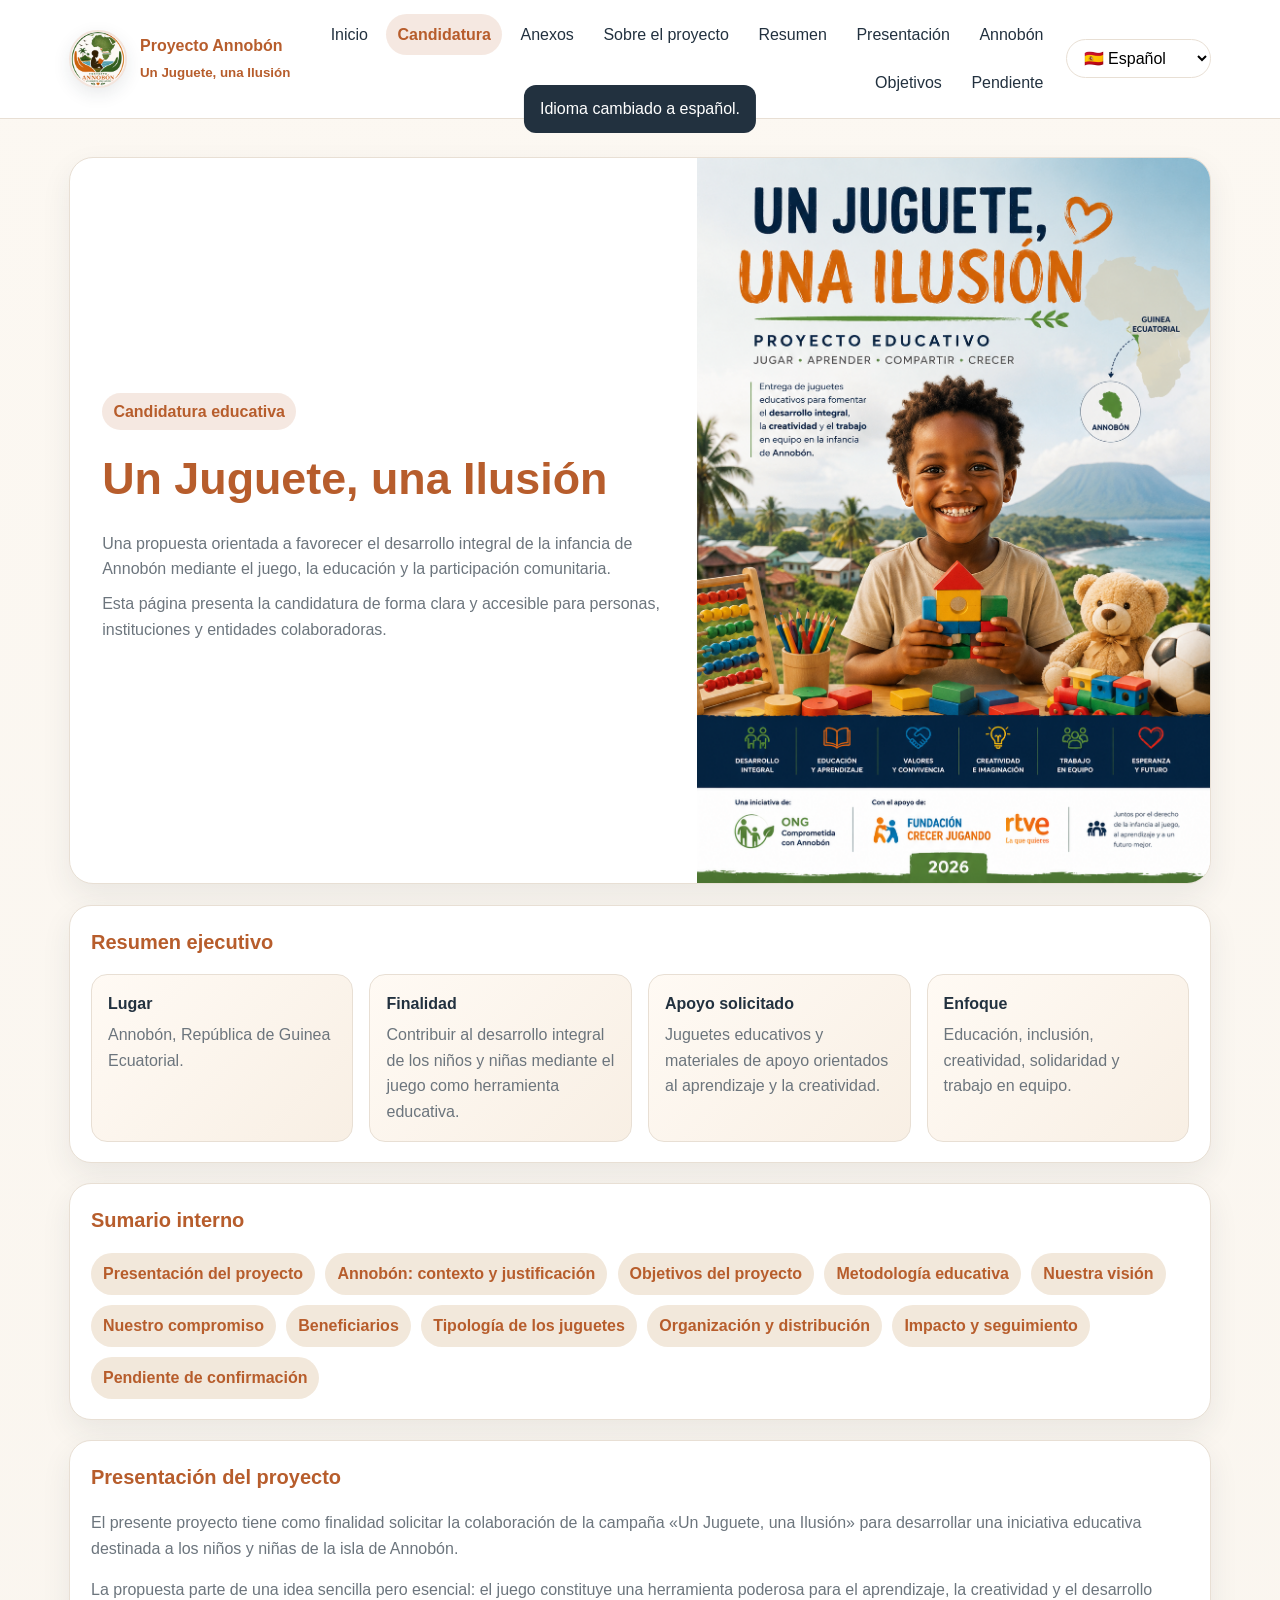
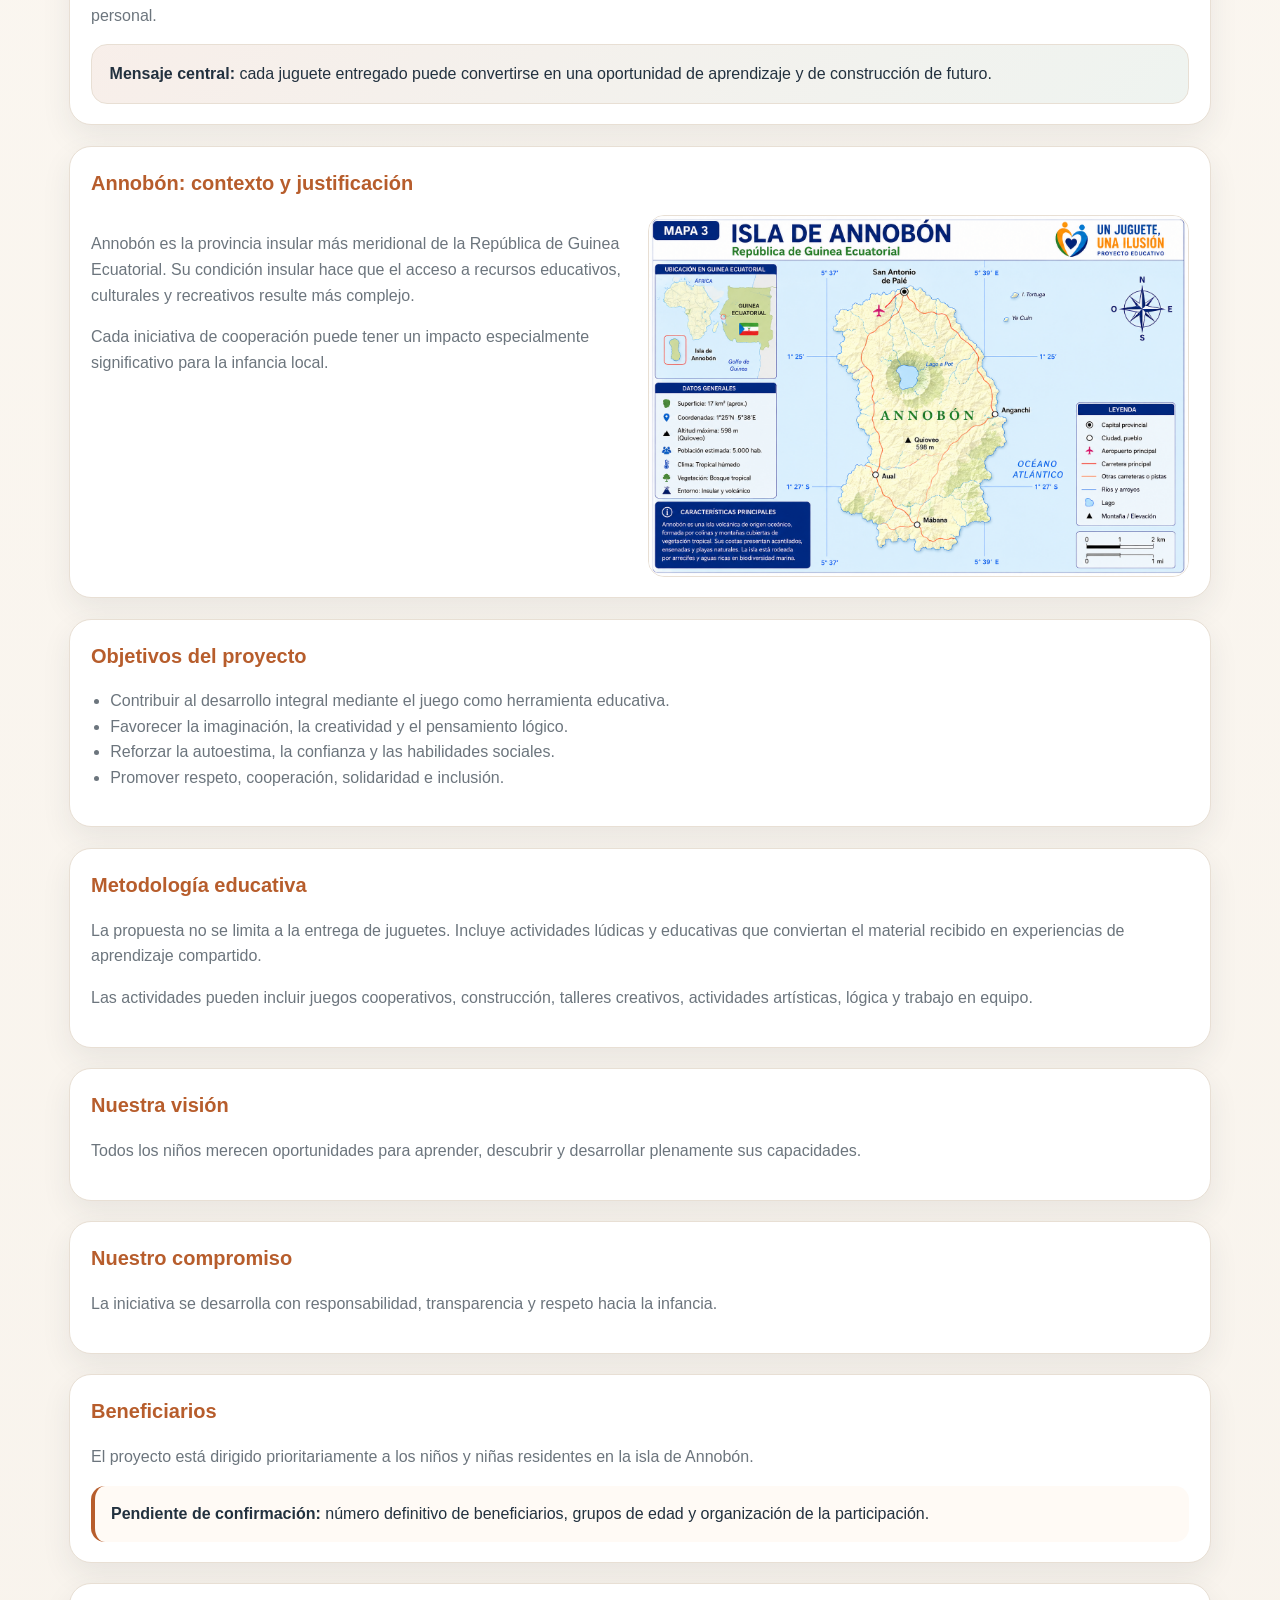
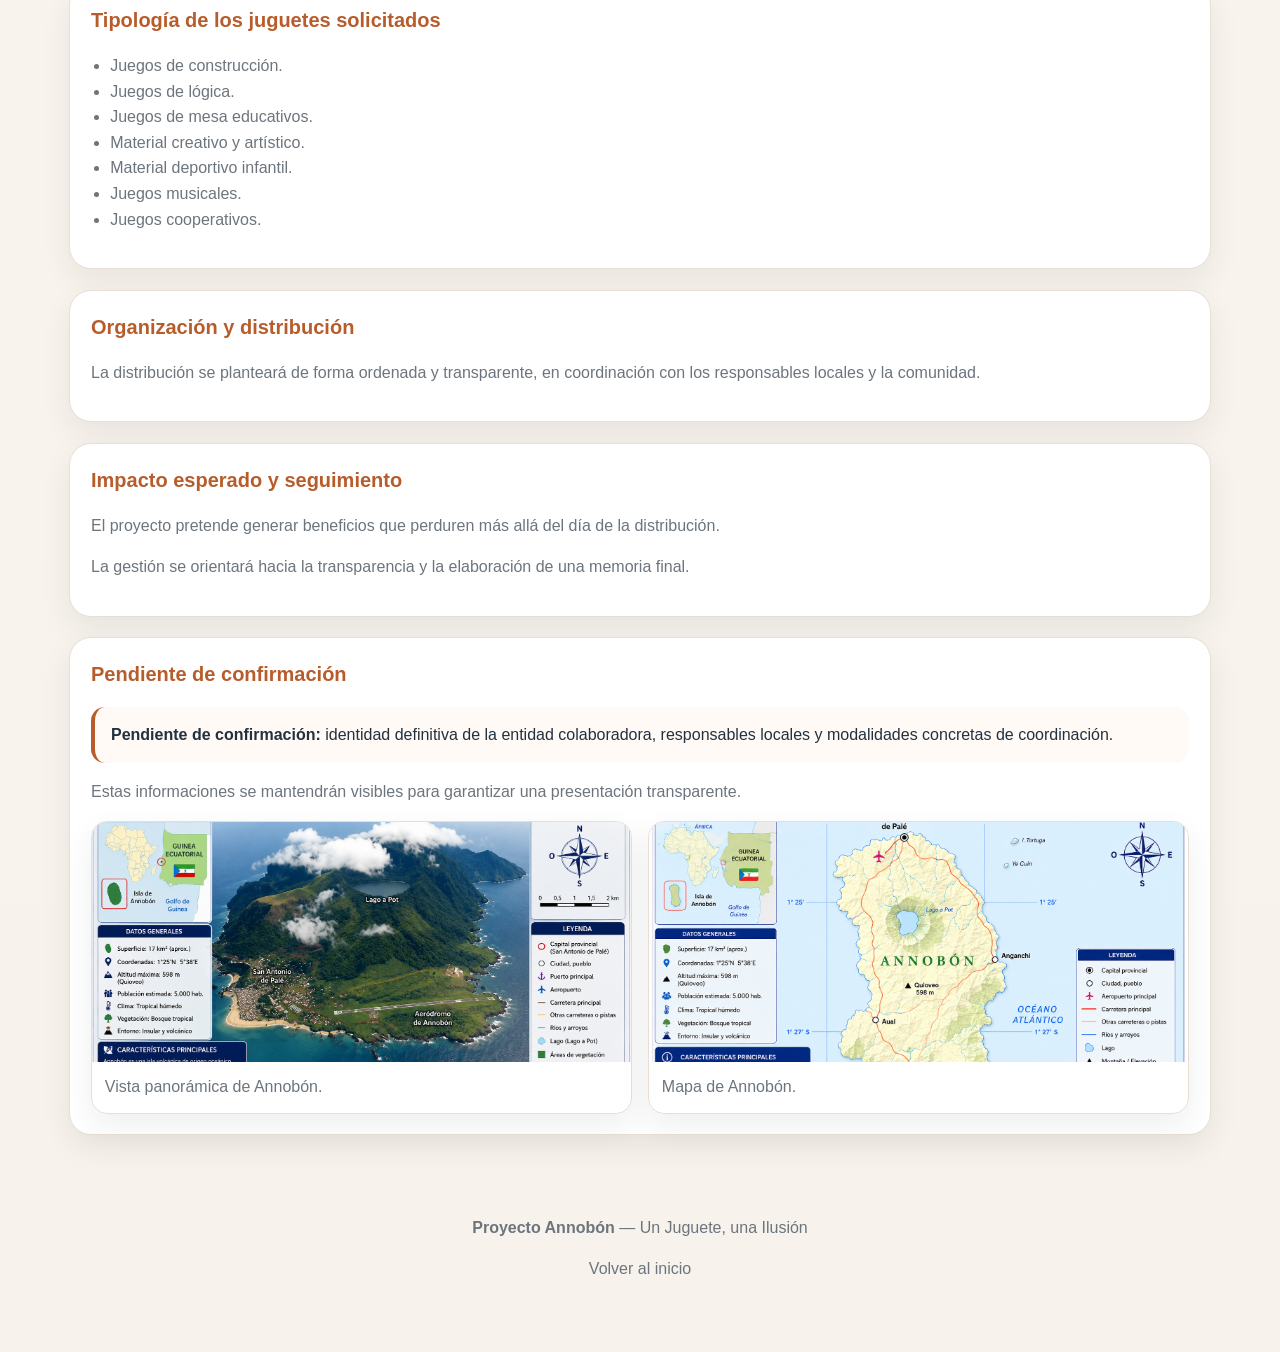
<file: 01_ANNOBON/candidatura.html>
<!DOCTYPE html>
<html lang="es" dir="ltr">
<head>
<meta charset="UTF-8">
<meta name="viewport" content="width=device-width, initial-scale=1.0">
<meta name="description" content="Candidatura multilingüe del proyecto Un Juguete, una Ilusión para Annobón.">
<title>Un Juguete, una Ilusión | Candidatura</title>
<style>

   .brand-logo {
    width: 58px;
    height: 58px;
    object-fit: cover;
    border-radius: 50%;
    flex: 0 0 58px;
    border: 2px solid rgba(183, 93, 44, 0.16);
    box-shadow: 0 6px 18px rgba(34, 49, 63, 0.10);
} 
:root{--bg:#f7f2eb;--surface:#fff;--surface2:#f2e8db;--text:#22313f;--muted:#6c757d;--accent:#b75d2c;--accent2:#5f8f6b;--border:#e8dfd4;--shadow:0 12px 30px rgba(34,49,63,.08)}
*{box-sizing:border-box}html{scroll-behavior:smooth}body{margin:0;font-family:"Segoe UI",Roboto,Arial,sans-serif;color:var(--text);background:linear-gradient(180deg,#fcf8f2 0%,var(--bg) 100%);line-height:1.6}body[dir="rtl"]{font-family:Arial,Tahoma,sans-serif}a{color:inherit;text-decoration:none}img{max-width:100%;display:block}button,select{font:inherit}
.topbar{position:sticky;top:0;z-index:1000;background:rgba(255,255,255,.96);backdrop-filter:blur(10px);border-bottom:1px solid var(--border)}.nav{max-width:1180px;margin:0 auto;padding:.85rem 1.2rem;display:grid;grid-template-columns:minmax(220px,auto) minmax(0,1fr);align-items:center;gap:1rem}.brand{display:flex;align-items:center;gap:.8rem;font-weight:700;color:var(--accent)}.nav-right{min-width:0;display:grid;grid-template-columns:minmax(0,1fr) auto;align-items:center;gap:.7rem}.nav-links{min-width:0;display:flex;align-items:center;justify-content:flex-end;gap:.45rem;flex-wrap:wrap}.nav-links a{padding:.5rem .7rem;border-radius:999px}.nav-links a:hover{background:var(--surface2);color:var(--accent)}.nav-links a[aria-current="page"]{background:rgba(183,93,44,.14);color:var(--accent);font-weight:700}.language-wrapper{position:relative;display:flex;align-items:center;justify-content:flex-end;flex:0 0 auto;z-index:2}.language-select,.menu-toggle{border:1px solid var(--border);border-radius:999px;background:var(--surface);padding:.55rem .8rem;cursor:pointer}.language-select{width:auto;min-width:145px;max-width:180px}.menu-toggle{display:none;background:var(--surface2)}
.container{max-width:1180px;margin:0 auto;padding:1.2rem}.hero{margin-top:1.2rem;background:var(--surface);border:1px solid var(--border);border-radius:24px;box-shadow:var(--shadow);overflow:hidden}.hero-grid{display:grid;grid-template-columns:1.1fr .9fr;min-height:380px}.hero-copy{padding:2rem;display:flex;flex-direction:column;justify-content:center}.hero-copy h1{margin:0 0 .7rem;color:var(--accent);font-size:clamp(1.8rem,3.5vw,2.8rem)}.hero-copy p{margin:.3rem 0;color:var(--muted)}.hero-image img{width:100%;height:100%;object-fit:cover}.badge{display:inline-block;width:max-content;padding:.35rem .7rem;margin-bottom:.8rem;border-radius:999px;background:rgba(183,93,44,.14);color:var(--accent);font-weight:700}
.section{margin-top:1.3rem;background:var(--surface);border:1px solid var(--border);border-radius:22px;box-shadow:var(--shadow);padding:1.25rem 1.3rem}.section h2{margin-top:0;color:var(--accent);font-size:1.25rem}.section p,.section li{color:var(--muted)}.summary-box{display:grid;grid-template-columns:repeat(4,minmax(0,1fr));gap:1rem}.summary-card{padding:1rem;border:1px solid var(--border);border-radius:16px;background:linear-gradient(135deg,#fffaf4,#f8efe4)}.summary-card h3{margin:0 0 .35rem;font-size:1rem}.summary-card p{margin:0}.toc{display:flex;flex-wrap:wrap;gap:.65rem}.toc a{padding:.5rem .75rem;border-radius:999px;background:var(--surface2);color:var(--accent);font-weight:700}.highlight{padding:1rem 1.1rem;border:1px solid var(--border);border-radius:16px;background:linear-gradient(135deg,rgba(183,93,44,.1),rgba(95,143,107,.1))}.pending{border-inline-start:4px solid var(--accent);padding:.95rem 1rem;border-radius:14px;background:#fffaf5}.grid-2{display:grid;grid-template-columns:1fr 1fr;gap:1rem}.card-list{padding-inline-start:1.2rem}.gallery{display:grid;grid-template-columns:repeat(2,minmax(0,1fr));gap:1rem}.gallery figure{margin:0;border:1px solid var(--border);border-radius:16px;overflow:hidden;box-shadow:var(--shadow)}.gallery img{width:100%;height:240px;object-fit:cover}.gallery figcaption{padding:.8rem;color:var(--muted)}
footer{margin:1.6rem 0 2.2rem;padding:1.2rem;text-align:center;color:var(--muted)}.back-to-top{position:fixed;right:1rem;bottom:1rem;display:none;border:0;background:var(--accent);color:#fff;padding:.75rem .95rem;border-radius:999px;box-shadow:var(--shadow);cursor:pointer;z-index:1001}body[dir="rtl"] .back-to-top{right:auto;left:1rem}.back-to-top.show{display:inline-block}.toast{position:fixed;top:85px;left:50%;transform:translate(-50%,-10px);opacity:0;pointer-events:none;background:var(--text);color:#fff;padding:.7rem 1rem;border-radius:12px;z-index:2000;transition:.2s}.toast.show{opacity:1;transform:translate(-50%,0)}
@media(max-width:900px){
.nav{grid-template-columns:minmax(0,1fr);align-items:center}
.brand{min-width:0}
.nav-right{width:100%;grid-template-columns:auto minmax(0,1fr);align-items:center}
.menu-toggle{display:inline-flex;align-items:center;justify-content:center;grid-column:1;white-space:nowrap}
.language-wrapper{grid-column:2;justify-self:end}
.nav-links{display:none;grid-column:1/-1;width:100%;padding-top:.6rem;flex-direction:column;align-items:stretch}
.nav.open .nav-links{display:flex}
.nav-links a{width:100%;background:var(--surface2)}
.hero-grid,.grid-2{grid-template-columns:1fr}
.summary-box{grid-template-columns:1fr 1fr}
.gallery{grid-template-columns:1fr}
}
@media(max-width:680px){
.nav{padding:.75rem .9rem}
.brand{min-width:0;width:100%}
.brand-logo{width:50px;height:50px;flex-basis:50px}
.nav-right{grid-template-columns:auto minmax(0,1fr);gap:.6rem}
.menu-toggle{max-width:120px}
.language-wrapper{min-width:0;justify-self:stretch}
.language-select{width:100%;min-width:0;max-width:190px;margin-left:auto}
body[dir="rtl"] .language-select{margin-left:0;margin-right:auto}
.summary-box{grid-template-columns:1fr}
.container{padding:.9rem}
.section,.hero-copy{padding:1rem}
}
@media(max-width:420px){
.brand{gap:.6rem}
.brand>div{min-width:0}
.brand [data-i18n="brandTitle"]{font-size:.96rem;line-height:1.2}
.brand small{font-size:.7rem}
.nav-right{grid-template-columns:1fr}
.menu-toggle,.language-wrapper{grid-column:1;width:100%}
.menu-toggle{max-width:none}
.language-select{max-width:none}
}
</style>
</head>
<body>
<header class="topbar" id="top"><nav class="nav" aria-label="Navegación principal">
<div class="brand">
    <img
        src="assets/images/logos/logo.png"
        alt="Logo Proyecto Annobón"
        class="brand-logo"
    >

    <div>
        <div data-i18n="brandTitle">
            Proyecto Annobón
        </div>

        <small data-i18n="brandSubtitle">
            Un Juguete, una Ilusión
        </small>
    </div>
</div>
<div class="nav-right"><button class="menu-toggle" id="menuToggle" type="button" aria-expanded="false" data-i18n="menu">Menú</button>
<div class="nav-links" id="navLinks">
<a href="index.html" data-i18n="navHome">Inicio</a>
<a href="candidatura.html" data-i18n="navApplication" aria-current="page">Candidatura</a>
<a href="anexos.html" data-i18n="navAnnexes">Anexos</a>
<a href="a-propos.html" data-i18n="navAbout">Sobre el proyecto</a>
<a href="#resumen" data-i18n="summary">Resumen</a>
<a href="#presentacion" data-i18n="presentation">Presentación</a>
<a href="#annobon">Annobón</a>
<a href="#objetivos" data-i18n="objectives">Objetivos</a>
<a href="#pendiente" data-i18n="pendingNav">Pendiente</a>
</div>
<div class="language-wrapper">
<label for="languageSelect" style="position:absolute;width:1px;height:1px;padding:0;margin:-1px;overflow:hidden;clip:rect(0,0,0,0);white-space:nowrap;border:0">Idioma</label>
<select id="languageSelect" class="language-select" aria-label="Seleccionar idioma" title="Traductor / Sélecteur de langue">
<option value="es">🇪🇸 Español</option>
<option value="fr">🇫🇷 Français</option>
<option value="en">🇬🇧 English</option>
<option value="ar">العربية</option>
</select>
</div></div>
</nav></header>

<main class="container">
<section class="hero"><div class="hero-grid"><div class="hero-copy"><span class="badge" data-i18n="heroBadge">Candidatura educativa</span><h1 data-i18n="heroTitle">Un Juguete, una Ilusión</h1><p data-i18n="hero1">Una propuesta orientada a favorecer el desarrollo integral de la infancia de Annobón mediante el juego, la educación y la participación comunitaria.</p><p data-i18n="hero2">Esta página presenta la candidatura de forma clara y accesible para personas, instituciones y entidades colaboradoras.</p></div><div class="hero-image"><img src="20_CANDIDATURA_UN_JUGUETE_UNA_ILUSION/IMAGENES/01_PORTADA/PORTADA_OFICIAL_V1.png" alt="Portada del proyecto"></div></div></section>

<section class="section" id="resumen"><h2 data-i18n="executive">Resumen ejecutivo</h2><div class="summary-box">
<div class="summary-card"><h3 data-i18n="placeTitle">Lugar</h3><p data-i18n="placeText">Annobón, República de Guinea Ecuatorial.</p></div>
<div class="summary-card"><h3 data-i18n="purposeTitle">Finalidad</h3><p data-i18n="purposeText">Contribuir al desarrollo integral de los niños y niñas mediante el juego como herramienta educativa.</p></div>
<div class="summary-card"><h3 data-i18n="supportTitle">Apoyo solicitado</h3><p data-i18n="supportText">Juguetes educativos y materiales de apoyo orientados al aprendizaje y la creatividad.</p></div>
<div class="summary-card"><h3 data-i18n="approachTitle">Enfoque</h3><p data-i18n="approachText">Educación, inclusión, creatividad, solidaridad y trabajo en equipo.</p></div></div></section>

<section class="section"><h2 data-i18n="tocTitle">Sumario interno</h2><div class="toc">
<a href="#presentacion" data-i18n="tocPresentation">Presentación del proyecto</a><a href="#annobon" data-i18n="tocContext">Annobón: contexto y justificación</a><a href="#objetivos" data-i18n="tocObjectives">Objetivos del proyecto</a><a href="#metodologia" data-i18n="tocMethod">Metodología educativa</a><a href="#vision" data-i18n="tocVision">Nuestra visión</a><a href="#compromiso" data-i18n="tocCommitment">Nuestro compromiso</a><a href="#beneficiarios" data-i18n="tocBeneficiaries">Beneficiarios</a><a href="#tipologia" data-i18n="tocToys">Tipología de los juguetes</a><a href="#organizacion" data-i18n="tocOrganisation">Organización y distribución</a><a href="#impacto" data-i18n="tocImpact">Impacto y seguimiento</a><a href="#pendiente" data-i18n="tocPending">Pendiente de confirmación</a>
</div></section>

<section class="section" id="presentacion"><h2 data-i18n="presentationTitle">Presentación del proyecto</h2><p data-i18n="presentation1">El presente proyecto tiene como finalidad solicitar la colaboración de la campaña «Un Juguete, una Ilusión» para desarrollar una iniciativa educativa destinada a los niños y niñas de la isla de Annobón.</p><p data-i18n="presentation2">La propuesta parte de una idea sencilla pero esencial: el juego constituye una herramienta poderosa para el aprendizaje, la creatividad y el desarrollo personal.</p><div class="highlight"><strong data-i18n="centralLabel">Mensaje central:</strong> <span data-i18n="centralText">cada juguete entregado puede convertirse en una oportunidad de aprendizaje y de construcción de futuro.</span></div></section>

<section class="section" id="annobon"><h2 data-i18n="contextTitle">Annobón: contexto y justificación</h2><div class="grid-2"><div><p data-i18n="context1">Annobón es la provincia insular más meridional de la República de Guinea Ecuatorial. Su condición insular hace que el acceso a recursos educativos, culturales y recreativos resulte más complejo.</p><p data-i18n="context2">Cada iniciativa de cooperación puede tener un impacto especialmente significativo para la infancia local.</p></div><div><img src="20_CANDIDATURA_UN_JUGUETE_UNA_ILUSION/IMAGENES/02_MAPAS/MAPA_03_ISLA_DE_ANNOBON.png" alt="Mapa de Annobón" style="border-radius:16px;border:1px solid var(--border)"></div></div></section>

<section class="section" id="objetivos"><h2 data-i18n="objectivesTitle">Objetivos del proyecto</h2><ul class="card-list"><li data-i18n="obj1">Contribuir al desarrollo integral mediante el juego como herramienta educativa.</li><li data-i18n="obj2">Favorecer la imaginación, la creatividad y el pensamiento lógico.</li><li data-i18n="obj3">Reforzar la autoestima, la confianza y las habilidades sociales.</li><li data-i18n="obj4">Promover respeto, cooperación, solidaridad e inclusión.</li></ul></section>

<section class="section" id="metodologia"><h2 data-i18n="methodTitle">Metodología educativa</h2><p data-i18n="method1">La propuesta no se limita a la entrega de juguetes. Incluye actividades lúdicas y educativas que conviertan el material recibido en experiencias de aprendizaje compartido.</p><p data-i18n="method2">Las actividades pueden incluir juegos cooperativos, construcción, talleres creativos, actividades artísticas, lógica y trabajo en equipo.</p></section>

<section class="section" id="vision"><h2 data-i18n="visionTitle">Nuestra visión</h2><p data-i18n="visionText">Todos los niños merecen oportunidades para aprender, descubrir y desarrollar plenamente sus capacidades.</p></section>
<section class="section" id="compromiso"><h2 data-i18n="commitmentTitle">Nuestro compromiso</h2><p data-i18n="commitmentText">La iniciativa se desarrolla con responsabilidad, transparencia y respeto hacia la infancia.</p></section>

<section class="section" id="beneficiarios"><h2 data-i18n="beneficiariesTitle">Beneficiarios</h2><p data-i18n="beneficiariesText">El proyecto está dirigido prioritariamente a los niños y niñas residentes en la isla de Annobón.</p><div class="pending"><strong data-i18n="pendingLabel">Pendiente de confirmación:</strong> <span data-i18n="pendingBeneficiaries">número definitivo de beneficiarios, grupos de edad y organización de la participación.</span></div></section>

<section class="section" id="tipologia"><h2 data-i18n="toysTitle">Tipología de los juguetes solicitados</h2><ul class="card-list"><li data-i18n="toy1">Juegos de construcción.</li><li data-i18n="toy2">Juegos de lógica.</li><li data-i18n="toy3">Juegos de mesa educativos.</li><li data-i18n="toy4">Material creativo y artístico.</li><li data-i18n="toy5">Material deportivo infantil.</li><li data-i18n="toy6">Juegos musicales.</li><li data-i18n="toy7">Juegos cooperativos.</li></ul></section>

<section class="section" id="organizacion"><h2 data-i18n="organisationTitle">Organización y distribución</h2><p data-i18n="organisationText">La distribución se planteará de forma ordenada y transparente, en coordinación con los responsables locales y la comunidad.</p></section>
<section class="section" id="impacto"><h2 data-i18n="impactTitle">Impacto esperado y seguimiento</h2><p data-i18n="impact1">El proyecto pretende generar beneficios que perduren más allá del día de la distribución.</p><p data-i18n="impact2">La gestión se orientará hacia la transparencia y la elaboración de una memoria final.</p></section>

<section class="section" id="pendiente"><h2 data-i18n="pendingTitle">Pendiente de confirmación</h2><div class="pending"><strong data-i18n="pendingLabel">Pendiente de confirmación:</strong> <span data-i18n="pendingText">identidad definitiva de la entidad colaboradora, responsables locales y modalidades concretas de coordinación.</span></div><p data-i18n="pendingNote">Estas informaciones se mantendrán visibles para garantizar una presentación transparente.</p><div class="gallery"><figure><img src="20_CANDIDATURA_UN_JUGUETE_UNA_ILUSION/IMAGENES/03_FOTOGRAFIAS/FOTO_01_VISTA_PANORAMICA_ANNOBON.png" alt="Vista panorámica"><figcaption data-i18n="cap1">Vista panorámica de Annobón.</figcaption></figure><figure><img src="20_CANDIDATURA_UN_JUGUETE_UNA_ILUSION/IMAGENES/02_MAPAS/MAPA_03_ISLA_DE_ANNOBON.png" alt="Mapa"><figcaption data-i18n="cap2">Mapa de Annobón.</figcaption></figure></div></section>
</main>

<footer><p><strong data-i18n="footerProject">Proyecto Annobón</strong> — <span data-i18n="footerName">Un Juguete, una Ilusión</span></p><p><a href="index.html" data-i18n="home">Volver al inicio</a></p></footer>
<button class="back-to-top" id="backToTop" type="button" data-i18n="back">↑ Volver arriba</button>
<div class="toast" id="toast" role="status" aria-live="polite"></div>

<script>
const translations={
es:{brandTitle:"Proyecto Annobón",brandSubtitle:"Un Juguete, una Ilusión",menu:"Menú",navHome:"Inicio",navApplication:"Candidatura",navAnnexes:"Anexos",navAbout:"Sobre el proyecto",home:"Volver al inicio",summary:"Resumen",presentation:"Presentación",objectives:"Objetivos",pendingNav:"Pendiente",heroBadge:"Candidatura educativa",heroTitle:"Un Juguete, una Ilusión",hero1:"Una propuesta orientada a favorecer el desarrollo integral de la infancia de Annobón mediante el juego, la educación y la participación comunitaria.",hero2:"Esta página presenta la candidatura de forma clara y accesible para personas, instituciones y entidades colaboradoras.",executive:"Resumen ejecutivo",placeTitle:"Lugar",placeText:"Annobón, República de Guinea Ecuatorial.",purposeTitle:"Finalidad",purposeText:"Contribuir al desarrollo integral de los niños y niñas mediante el juego como herramienta educativa.",supportTitle:"Apoyo solicitado",supportText:"Juguetes educativos y materiales de apoyo orientados al aprendizaje y la creatividad.",approachTitle:"Enfoque",approachText:"Educación, inclusión, creatividad, solidaridad y trabajo en equipo.",tocTitle:"Sumario interno",tocPresentation:"Presentación del proyecto",tocContext:"Annobón: contexto y justificación",tocObjectives:"Objetivos del proyecto",tocMethod:"Metodología educativa",tocVision:"Nuestra visión",tocCommitment:"Nuestro compromiso",tocBeneficiaries:"Beneficiarios",tocToys:"Tipología de los juguetes",tocOrganisation:"Organización y distribución",tocImpact:"Impacto y seguimiento",tocPending:"Pendiente de confirmación",presentationTitle:"Presentación del proyecto",presentation1:"El presente proyecto tiene como finalidad solicitar la colaboración de la campaña «Un Juguete, una Ilusión» para desarrollar una iniciativa educativa destinada a los niños y niñas de la isla de Annobón.",presentation2:"La propuesta parte de una idea sencilla pero esencial: el juego constituye una herramienta poderosa para el aprendizaje, la creatividad y el desarrollo personal.",centralLabel:"Mensaje central:",centralText:"cada juguete entregado puede convertirse en una oportunidad de aprendizaje y de construcción de futuro.",contextTitle:"Annobón: contexto y justificación",context1:"Annobón es la provincia insular más meridional de la República de Guinea Ecuatorial. Su condición insular hace que el acceso a recursos educativos, culturales y recreativos resulte más complejo.",context2:"Cada iniciativa de cooperación puede tener un impacto especialmente significativo para la infancia local.",objectivesTitle:"Objetivos del proyecto",obj1:"Contribuir al desarrollo integral mediante el juego como herramienta educativa.",obj2:"Favorecer la imaginación, la creatividad y el pensamiento lógico.",obj3:"Reforzar la autoestima, la confianza y las habilidades sociales.",obj4:"Promover respeto, cooperación, solidaridad e inclusión.",methodTitle:"Metodología educativa",method1:"La propuesta no se limita a la entrega de juguetes. Incluye actividades lúdicas y educativas que conviertan el material recibido en experiencias de aprendizaje compartido.",method2:"Las actividades pueden incluir juegos cooperativos, construcción, talleres creativos, actividades artísticas, lógica y trabajo en equipo.",visionTitle:"Nuestra visión",visionText:"Todos los niños merecen oportunidades para aprender, descubrir y desarrollar plenamente sus capacidades.",commitmentTitle:"Nuestro compromiso",commitmentText:"La iniciativa se desarrolla con responsabilidad, transparencia y respeto hacia la infancia.",beneficiariesTitle:"Beneficiarios",beneficiariesText:"El proyecto está dirigido prioritariamente a los niños y niñas residentes en la isla de Annobón.",pendingLabel:"Pendiente de confirmación:",pendingBeneficiaries:"número definitivo de beneficiarios, grupos de edad y organización de la participación.",toysTitle:"Tipología de los juguetes solicitados",toy1:"Juegos de construcción.",toy2:"Juegos de lógica.",toy3:"Juegos de mesa educativos.",toy4:"Material creativo y artístico.",toy5:"Material deportivo infantil.",toy6:"Juegos musicales.",toy7:"Juegos cooperativos.",organisationTitle:"Organización y distribución",organisationText:"La distribución se planteará de forma ordenada y transparente, en coordinación con los responsables locales y la comunidad.",impactTitle:"Impacto esperado y seguimiento",impact1:"El proyecto pretende generar beneficios que perduren más allá del día de la distribución.",impact2:"La gestión se orientará hacia la transparencia y la elaboración de una memoria final.",pendingTitle:"Pendiente de confirmación",pendingText:"identidad definitiva de la entidad colaboradora, responsables locales y modalidades concretas de coordinación.",pendingNote:"Estas informaciones se mantendrán visibles para garantizar una presentación transparente.",cap1:"Vista panorámica de Annobón.",cap2:"Mapa de Annobón.",footerProject:"Proyecto Annobón",footerName:"Un Juguete, una Ilusión",back:"↑ Volver arriba",toast:"Idioma cambiado a español."},
fr:{brandTitle:"Projet Annobón",brandSubtitle:"Un jouet, une illusion",menu:"Menu",navHome:"Accueil",navApplication:"Candidature",navAnnexes:"Annexes",navAbout:"À propos",home:"Retour à l’accueil",summary:"Résumé",presentation:"Présentation",objectives:"Objectifs",pendingNav:"En attente",heroBadge:"Candidature éducative",heroTitle:"Un jouet, une illusion",hero1:"Une proposition destinée à favoriser le développement global des enfants d’Annobón par le jeu, l’éducation et la participation communautaire.",hero2:"Cette page présente la candidature de manière claire et accessible aux personnes, institutions et organismes partenaires.",executive:"Résumé exécutif",placeTitle:"Lieu",placeText:"Annobón, République de Guinée équatoriale.",purposeTitle:"Finalité",purposeText:"Contribuer au développement global des enfants grâce au jeu comme outil éducatif.",supportTitle:"Soutien demandé",supportText:"Jouets éducatifs et matériels favorisant l’apprentissage et la créativité.",approachTitle:"Approche",approachText:"Éducation, inclusion, créativité, solidarité et travail en équipe.",tocTitle:"Sommaire interne",tocPresentation:"Présentation du projet",tocContext:"Annobón : contexte et justification",tocObjectives:"Objectifs du projet",tocMethod:"Méthodologie éducative",tocVision:"Notre vision",tocCommitment:"Notre engagement",tocBeneficiaries:"Bénéficiaires",tocToys:"Types de jouets",tocOrganisation:"Organisation et distribution",tocImpact:"Impact et suivi",tocPending:"En attente de confirmation",presentationTitle:"Présentation du projet",presentation1:"Ce projet vise à solliciter la collaboration de la campagne «Un jouet, une illusion» afin de développer une initiative éducative destinée aux enfants de l’île d’Annobón.",presentation2:"La proposition repose sur une idée simple mais essentielle : le jeu est un puissant outil d’apprentissage, de créativité et de développement personnel.",centralLabel:"Message central :",centralText:"chaque jouet remis peut devenir une occasion d’apprentissage et de construction de l’avenir.",contextTitle:"Annobón : contexte et justification",context1:"Annobón est la province insulaire la plus méridionale de la République de Guinée équatoriale. Son insularité rend l’accès aux ressources éducatives, culturelles et récréatives plus complexe.",context2:"Chaque initiative de coopération peut donc avoir un impact particulièrement important pour les enfants.",objectivesTitle:"Objectifs du projet",obj1:"Contribuer au développement global grâce au jeu comme outil éducatif.",obj2:"Favoriser l’imagination, la créativité et la pensée logique.",obj3:"Renforcer l’estime de soi, la confiance et les compétences sociales.",obj4:"Promouvoir le respect, la coopération, la solidarité et l’inclusion.",methodTitle:"Méthodologie éducative",method1:"La proposition ne se limite pas à la remise de jouets. Elle prévoit des activités ludiques et éducatives transformant le matériel reçu en expériences d’apprentissage partagé.",method2:"Les activités peuvent inclure jeux coopératifs, construction, ateliers créatifs, arts, logique et travail en équipe.",visionTitle:"Notre vision",visionText:"Tous les enfants méritent des possibilités d’apprendre, de découvrir et de développer pleinement leurs capacités.",commitmentTitle:"Notre engagement",commitmentText:"L’initiative est menée avec responsabilité, transparence et respect de l’enfance.",beneficiariesTitle:"Bénéficiaires",beneficiariesText:"Le projet s’adresse en priorité aux enfants vivant sur l’île d’Annobón.",pendingLabel:"En attente de confirmation :",pendingBeneficiaries:"nombre définitif de bénéficiaires, groupes d’âge et organisation de la participation.",toysTitle:"Types de jouets demandés",toy1:"Jeux de construction.",toy2:"Jeux de logique.",toy3:"Jeux de société éducatifs.",toy4:"Matériel créatif et artistique.",toy5:"Matériel sportif pour enfants.",toy6:"Jeux musicaux.",toy7:"Jeux coopératifs.",organisationTitle:"Organisation et distribution",organisationText:"La distribution sera organisée de manière ordonnée et transparente, en coordination avec les responsables locaux et la communauté.",impactTitle:"Impact attendu et suivi",impact1:"Le projet vise à produire des effets durables au-delà de la journée de distribution.",impact2:"La gestion privilégiera la transparence et un rapport final.",pendingTitle:"En attente de confirmation",pendingText:"identité définitive de l’entité partenaire, responsables locaux et modalités de coordination.",pendingNote:"Ces informations resteront clairement signalées pour garantir une présentation transparente.",cap1:"Vue panoramique d’Annobón.",cap2:"Carte d’Annobón.",footerProject:"Projet Annobón",footerName:"Un jouet, une illusion",back:"↑ Retour en haut",toast:"Langue changée en français."},
en:{brandTitle:"Annobón Project",brandSubtitle:"A Toy, a Dream",menu:"Menu",navHome:"Home",navApplication:"Application",navAnnexes:"Annexes",navAbout:"About",home:"Back to home",summary:"Summary",presentation:"Presentation",objectives:"Objectives",pendingNav:"Pending",heroBadge:"Educational application",heroTitle:"A Toy, a Dream",hero1:"A proposal designed to support the overall development of Annobón’s children through play, education and community participation.",hero2:"This page presents the application clearly to individuals, institutions and partner organisations.",executive:"Executive summary",placeTitle:"Location",placeText:"Annobón, Republic of Equatorial Guinea.",purposeTitle:"Purpose",purposeText:"Support children’s overall development through play as an educational tool.",supportTitle:"Support requested",supportText:"Educational toys and materials focused on learning and creativity.",approachTitle:"Approach",approachText:"Education, inclusion, creativity, solidarity and teamwork.",tocTitle:"Internal contents",tocPresentation:"Project presentation",tocContext:"Annobón: context and justification",tocObjectives:"Project objectives",tocMethod:"Educational methodology",tocVision:"Our vision",tocCommitment:"Our commitment",tocBeneficiaries:"Beneficiaries",tocToys:"Types of toys",tocOrganisation:"Organisation and distribution",tocImpact:"Impact and monitoring",tocPending:"Pending confirmation",presentationTitle:"Project presentation",presentation1:"This project seeks support from the «A Toy, a Dream» campaign to develop an educational initiative for children on Annobón Island.",presentation2:"The proposal is based on a simple but essential idea: play is a powerful tool for learning, creativity and personal development.",centralLabel:"Core message:",centralText:"each toy delivered can become an opportunity for learning and building the future.",contextTitle:"Annobón: context and justification",context1:"Annobón is the southernmost island province of Equatorial Guinea. Its insular location makes access to educational, cultural and recreational resources more difficult.",context2:"Each cooperation initiative can therefore have a particularly meaningful impact on local children.",objectivesTitle:"Project objectives",obj1:"Support overall development through play as an educational tool.",obj2:"Encourage imagination, creativity and logical thinking.",obj3:"Strengthen self-esteem, confidence and social skills.",obj4:"Promote respect, cooperation, solidarity and inclusion.",methodTitle:"Educational methodology",method1:"The proposal goes beyond distributing toys. It includes playful and educational activities that turn the materials into shared learning experiences.",method2:"Activities may include cooperative games, construction, creative workshops, arts, logic and teamwork.",visionTitle:"Our vision",visionText:"Every child deserves opportunities to learn, discover and fully develop their abilities.",commitmentTitle:"Our commitment",commitmentText:"The initiative is carried out responsibly, transparently and with respect for children.",beneficiariesTitle:"Beneficiaries",beneficiariesText:"The project primarily targets children living on Annobón Island.",pendingLabel:"Pending confirmation:",pendingBeneficiaries:"final number of beneficiaries, age groups and participation arrangements.",toysTitle:"Types of toys requested",toy1:"Construction games.",toy2:"Logic games.",toy3:"Educational board games.",toy4:"Creative and artistic materials.",toy5:"Children’s sports equipment.",toy6:"Musical games.",toy7:"Cooperative games.",organisationTitle:"Organisation and distribution",organisationText:"Distribution will be organised transparently and systematically, in coordination with local leaders and the community.",impactTitle:"Expected impact and monitoring",impact1:"The project aims to create benefits that last beyond the distribution day.",impact2:"Management will prioritise transparency and a final report.",pendingTitle:"Pending confirmation",pendingText:"final identity of the partner organisation, local coordinators and coordination arrangements.",pendingNote:"These details will remain clearly indicated to ensure a transparent presentation.",cap1:"Panoramic view of Annobón.",cap2:"Map of Annobón.",footerProject:"Annobón Project",footerName:"A Toy, a Dream",back:"↑ Back to top",toast:"Language changed to English."},
ar:{brandTitle:"مشروع أنوبون",brandSubtitle:"لعبة وأمل",menu:"القائمة",navHome:"الرئيسية",navApplication:"ملف الترشيح",navAnnexes:"الملاحق",navAbout:"حول المشروع",home:"العودة إلى الصفحة الرئيسية",summary:"الملخص",presentation:"التقديم",objectives:"الأهداف",pendingNav:"قيد الانتظار",heroBadge:"ترشيح تعليمي",heroTitle:"لعبة وأمل",hero1:"مقترح لدعم التنمية الشاملة لأطفال أنوبون من خلال اللعب والتعليم والمشاركة المجتمعية.",hero2:"تقدم هذه الصفحة ملف الترشيح بصورة واضحة للأفراد والمؤسسات والجهات الشريكة.",executive:"الملخص التنفيذي",placeTitle:"المكان",placeText:"أنوبون، جمهورية غينيا الاستوائية.",purposeTitle:"الغاية",purposeText:"دعم التنمية الشاملة للأطفال من خلال اللعب كأداة تعليمية.",supportTitle:"الدعم المطلوب",supportText:"ألعاب تعليمية ومواد مساندة تركز على التعلم والإبداع.",approachTitle:"النهج",approachText:"التعليم، الإدماج، الإبداع، التضامن والعمل الجماعي.",tocTitle:"الفهرس الداخلي",tocPresentation:"تقديم المشروع",tocContext:"أنوبون: السياق والمبررات",tocObjectives:"أهداف المشروع",tocMethod:"المنهجية التعليمية",tocVision:"رؤيتنا",tocCommitment:"التزامنا",tocBeneficiaries:"المستفيدون",tocToys:"أنواع الألعاب",tocOrganisation:"التنظيم والتوزيع",tocImpact:"الأثر والمتابعة",tocPending:"بانتظار التأكيد",presentationTitle:"تقديم المشروع",presentation1:"يهدف هذا المشروع إلى طلب دعم حملة «لعبة وأمل» لتطوير مبادرة تعليمية لأطفال جزيرة أنوبون.",presentation2:"يقوم المقترح على فكرة أساسية: اللعب أداة قوية للتعلم والإبداع والنمو الشخصي.",centralLabel:"الرسالة الأساسية:",centralText:"يمكن لكل لعبة يتم تقديمها أن تصبح فرصة للتعلم وبناء المستقبل.",contextTitle:"أنوبون: السياق والمبررات",context1:"أنوبون هي المقاطعة الجزرية الواقعة في أقصى جنوب غينيا الاستوائية، ويجعل موقعها الوصول إلى الموارد التعليمية والثقافية والترفيهية أكثر صعوبة.",context2:"لذلك يمكن لكل مبادرة تعاون أن يكون لها أثر مهم على الأطفال المحليين.",objectivesTitle:"أهداف المشروع",obj1:"دعم التنمية الشاملة من خلال اللعب كأداة تعليمية.",obj2:"تعزيز الخيال والإبداع والتفكير المنطقي.",obj3:"تقوية احترام الذات والثقة والمهارات الاجتماعية.",obj4:"تعزيز الاحترام والتعاون والتضامن والإدماج.",methodTitle:"المنهجية التعليمية",method1:"لا يقتصر المقترح على توزيع الألعاب، بل يشمل أنشطة تعليمية وترفيهية تحول المواد إلى تجارب تعلم مشتركة.",method2:"يمكن أن تشمل الأنشطة ألعاباً تعاونية والبناء وورشاً إبداعية وفنية والمنطق والعمل الجماعي.",visionTitle:"رؤيتنا",visionText:"يستحق كل طفل فرصاً للتعلم والاكتشاف وتنمية قدراته بالكامل.",commitmentTitle:"التزامنا",commitmentText:"تُنفذ المبادرة بمسؤولية وشفافية واحترام للطفولة.",beneficiariesTitle:"المستفيدون",beneficiariesText:"يستهدف المشروع أساساً الأطفال المقيمين في جزيرة أنوبون.",pendingLabel:"بانتظار التأكيد:",pendingBeneficiaries:"العدد النهائي للمستفيدين والفئات العمرية وتنظيم المشاركة.",toysTitle:"أنواع الألعاب المطلوبة",toy1:"ألعاب البناء.",toy2:"ألعاب المنطق.",toy3:"ألعاب الطاولة التعليمية.",toy4:"مواد إبداعية وفنية.",toy5:"معدات رياضية للأطفال.",toy6:"ألعاب موسيقية.",toy7:"ألعاب تعاونية.",organisationTitle:"التنظيم والتوزيع",organisationText:"سيُنظم التوزيع بطريقة شفافة ومنظمة بالتنسيق مع المسؤولين المحليين والمجتمع.",impactTitle:"الأثر المتوقع والمتابعة",impact1:"يهدف المشروع إلى تحقيق فوائد تستمر بعد يوم التوزيع.",impact2:"ستركز الإدارة على الشفافية وإعداد تقرير نهائي.",pendingTitle:"بانتظار التأكيد",pendingText:"الهوية النهائية للجهة الشريكة والمسؤولون المحليون وترتيبات التنسيق.",pendingNote:"ستظل هذه المعلومات واضحة لضمان عرض شفاف.",cap1:"منظر بانورامي لأنوبون.",cap2:"خريطة أنوبون.",footerProject:"مشروع أنوبون",footerName:"لعبة وأمل",back:"↑ العودة إلى الأعلى",toast:"تم تغيير اللغة إلى العربية."}
};
const menuToggle=document.getElementById("menuToggle");
const nav=document.querySelector(".nav");
const navLinks=document.querySelectorAll(".nav-links a");
const backToTop=document.getElementById("backToTop");
const languageSelect=document.getElementById("languageSelect");
const toast=document.getElementById("toast");
let timer;

function showToast(message){
  if(!toast)return;
  toast.textContent=message;
  toast.classList.add("show");
  clearTimeout(timer);
  timer=setTimeout(()=>toast.classList.remove("show"),2200);
}

function applyLanguage(lang){
  const chosen=translations[lang]?lang:"es";
  const d=translations[chosen];

  document.documentElement.lang=chosen;
  document.documentElement.dir=chosen==="ar"?"rtl":"ltr";
  document.body.dir=chosen==="ar"?"rtl":"ltr";

  document.querySelectorAll("[data-i18n]").forEach(el=>{
    const k=el.dataset.i18n;
    if(d[k]!==undefined)el.textContent=d[k];
  });

  if(languageSelect)languageSelect.value=chosen;
  if(menuToggle)menuToggle.setAttribute("aria-label",d.menu);
  if(backToTop)backToTop.setAttribute("aria-label",d.back);
  localStorage.setItem("annobon-language",chosen);
  showToast(d.toast);
}

if(menuToggle&&nav){
  menuToggle.addEventListener("click",()=>{
    const open=nav.classList.toggle("open");
    menuToggle.setAttribute("aria-expanded",String(open));
  });
}

navLinks.forEach(a=>a.addEventListener("click",()=>{
  if(nav)nav.classList.remove("open");
  if(menuToggle)menuToggle.setAttribute("aria-expanded","false");
}));

window.addEventListener("scroll",()=>{
  if(backToTop)backToTop.classList.toggle("show",window.scrollY>260);
});

if(backToTop){
  backToTop.addEventListener("click",()=>window.scrollTo({top:0,behavior:"smooth"}));
}

if(languageSelect){
  languageSelect.addEventListener("change",e=>applyLanguage(e.target.value));
}

applyLanguage(localStorage.getItem("annobon-language")||"es");
</script>
</body></html>
</file>
